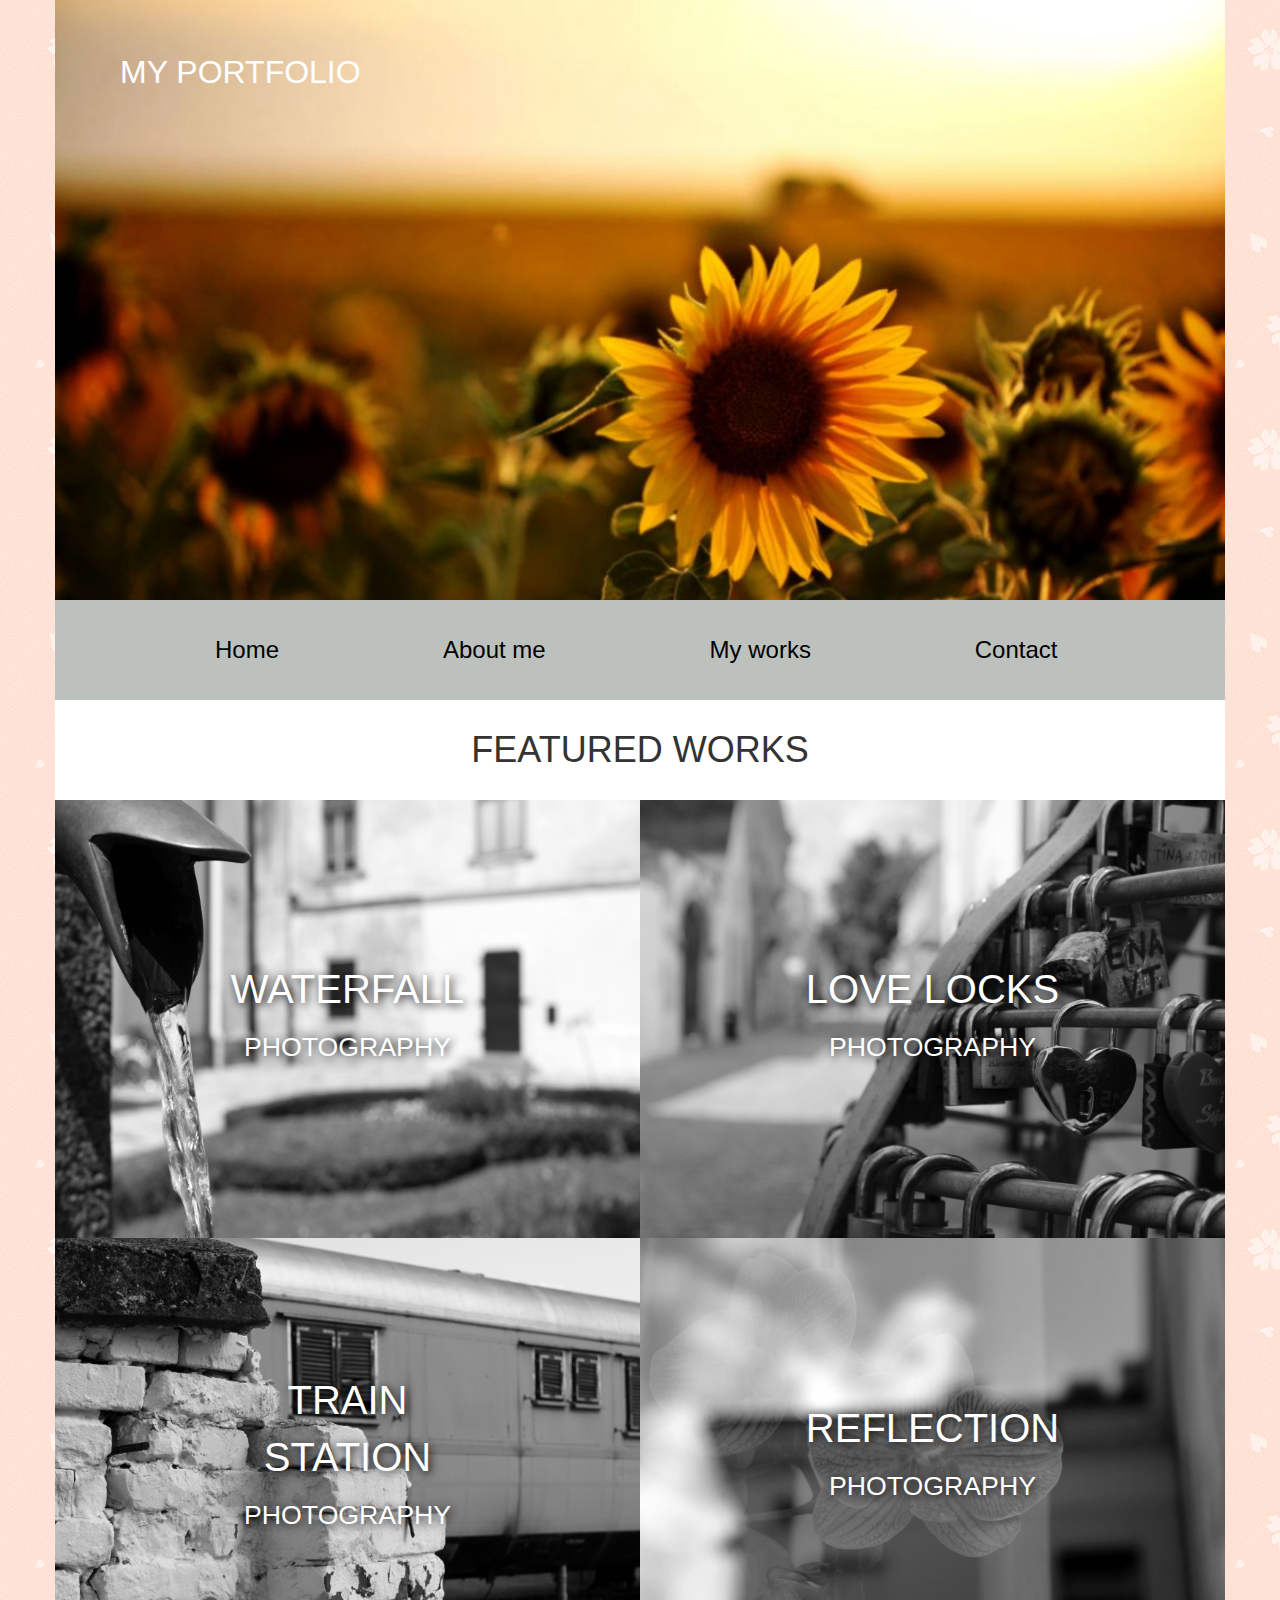
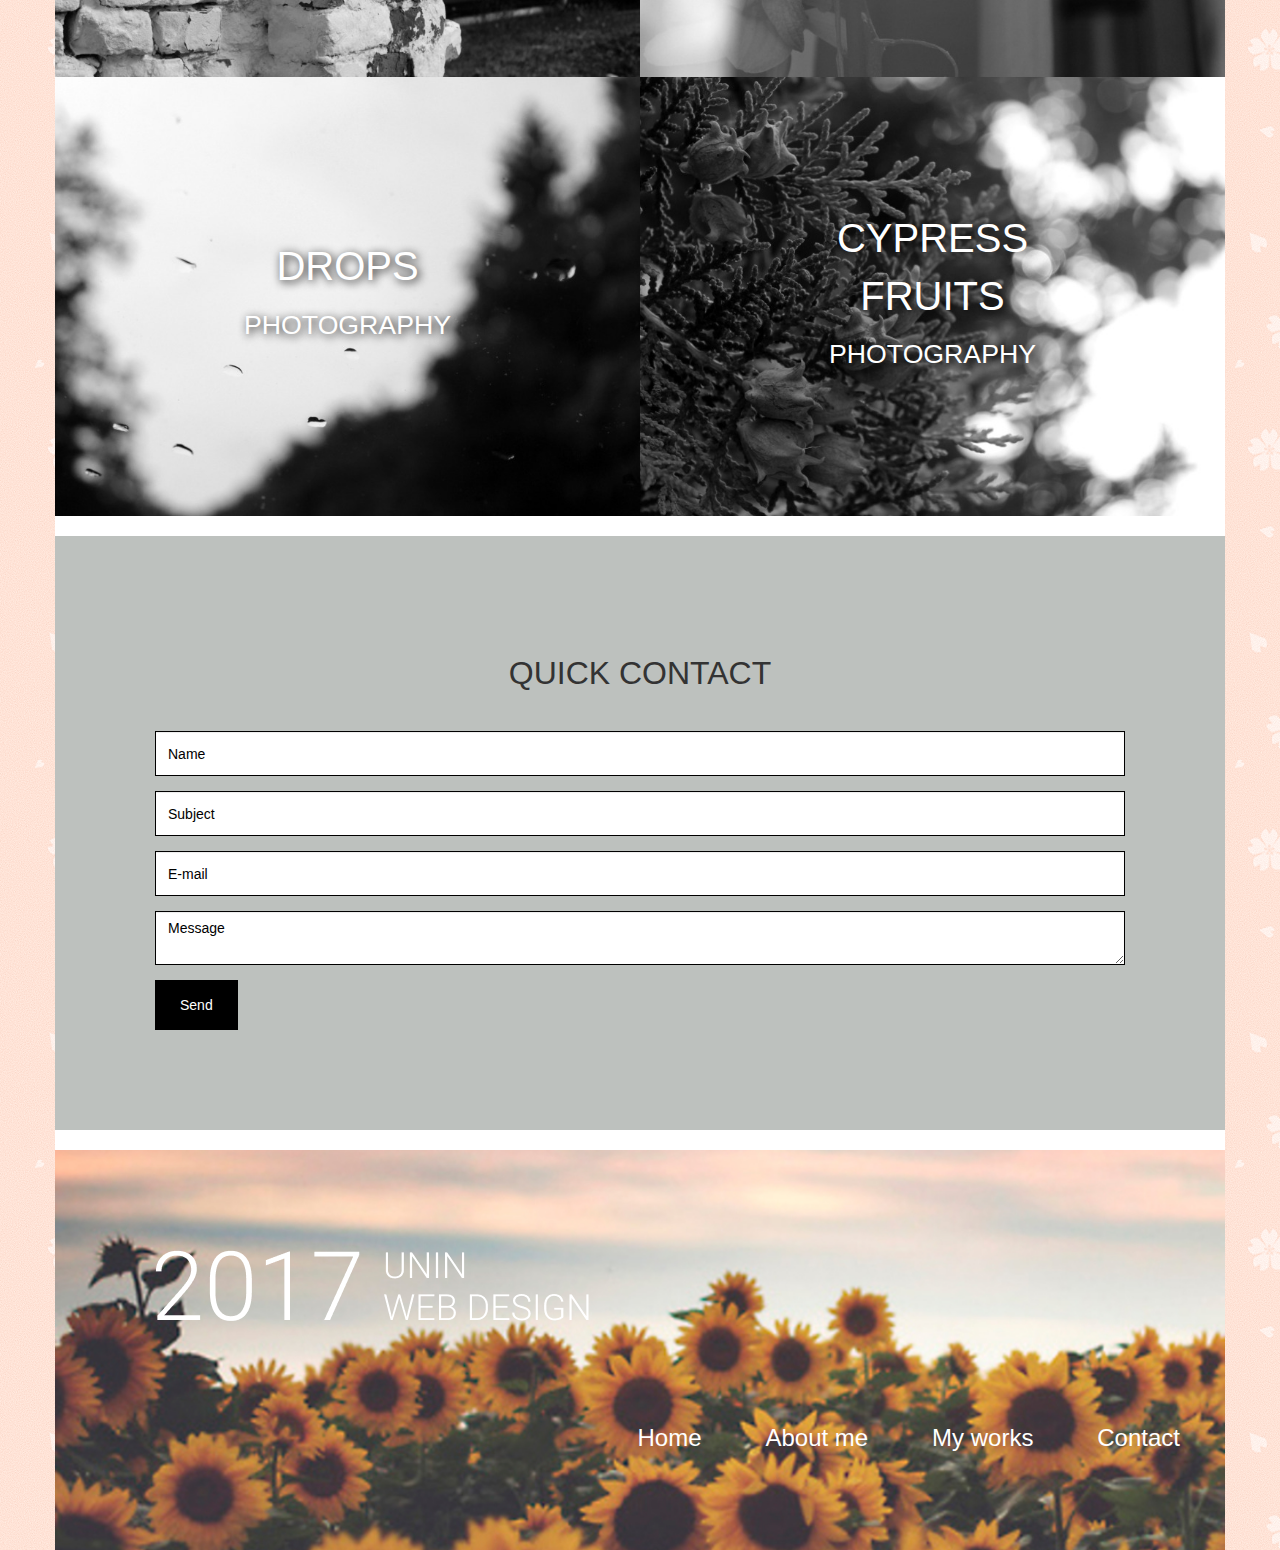
<file: index.html>
<!DOCTYPE html>
<html lang="en">
	<head>	
	<!-- Global site tag (gtag.js) - Google Analytics -->
	<script async src="https://www.googletagmanager.com/gtag/js?id=UA-112714529-1"></script>
	<script>
  	window.dataLayer = window.dataLayer || [];
  	function gtag(){dataLayer.push(arguments);}
 	 gtag('js', new Date());

  	gtag('config', 'UA-112714529-1');
	</script>
		<meta charset="utf-8">
		<meta http-equiv="X-UA-Compatible" content="IE=edge">
		<meta name="viewport" content="width=device-width, initial-scale=1">
		<title>Moj portfolio</title>
		<link href="bootstrap/css/bootstrap.min.css" rel="stylesheet">
		<link href="lightbox/css/lightbox.css" rel="stylesheet">
		<link href="socicon/style.css" rel="stylesheet">
		<link href="style.css" rel="stylesheet">		
		<!--[if lt IE 9]>
		<script src="https://oss.maxcdn.com/html5shiv/3.7.3/html5shiv.min.js"></script>
		<script src="https://oss.maxcdn.com/respond/1.4.2/respond.min.js"></script>
		<![endif]-->
	</head>
	<body>
		
		<div class="container">
			<div class="row">
				<div class="col-xs-12 header">
					<a href="index.html">My Portfolio</a>
				</div>
			</div>
			<div class="row">
				<div class="hamburger">
					<span class="glyphicon glyphicon-menu-hamburger"></span>
				</div>
				<ul class="main-menu">
					<li><a href="index.html">Home</a></li>
					<li><a href="about_me.html">About me</a></li>
					<li><a href="my_works.html">My works</a></li>
					<li><a href="contact.html">Contact</a></li>
				</ul>
			</div>
			
			<h1>FEATURED WORKS</h1>
			
			<br>
			
			<div class="row gallery">
				<div class="col-xs-6">
					<a href="img/sl1.jpg" data-lightbox="galerija1">
						<img src="img/slika1.jpg">
						<div class="photo_txt">
							<p>WATERFALL</p>
							<p class="txt_s">PHOTOGRAPHY</p>
					</div>
				</div>
				<div class="col-xs-6">
					<a href="img/sl2.JPG" data-lightbox="g1">
					<img src="img/slika2.jpg"></a>
					<div class="photo_txt">
					<p>LOVE LOCKS</p>
					<p class="txt_s">PHOTOGRAPHY</p>
					</div>
				</div>
				<div class="col-xs-6">
					<a href="img/sl3.JPG" data-lightbox="g1">
					<img src="img/slika3.jpg"></a>
					<div class="photo_txt">
					<p>TRAIN STATION</p>
					<p class="txt_s">PHOTOGRAPHY</p>
					</div>
				</div>
				<div class="col-xs-6">
					<a href="img/sl4.JPG" data-lightbox="g1">
					<img src="img/slika4.jpg"></a>
					<div class="photo_txt">
					<p>REFLECTION</p>
					<p class="txt_s">PHOTOGRAPHY</p>
					</div>
				</div>
				<div class="col-xs-6">
					<a href="img/sl5.JPG" data-lightbox="g1">
					<img src="img/slika5.jpg"></a>
					<div class="photo_txt">
					<p>DROPS</p>
					<p class="txt_s">PHOTOGRAPHY</p>
					</div>
				</div>
				<div class="col-xs-6">
					<a href="img/sl6.JPG" data-lightbox="g1">
					<img src="img/slika6.jpg"></a>
					<div class="photo_txt">
					<p>CYPRESS FRUITS</p>
					<p class="txt_s">PHOTOGRAPHY</p>
					</div>
				</div>
			</div>
			
			<br>
			
			<div class="row contact-form">
				<h1>Quick contact</h1>
				<form action="">					
					<div class="form-group">
						<input type="text" class="form-control" placeholder="Name">
					</div>
					<div class="form-group">
						<input type="text" class="form-control" placeholder="Subject">
					</div>
					<div class="form-group">
						<input type="text" class="form-control" placeholder="E-mail">
					</div>
					<div class="form-group">
						<textarea class="form-control" placeholder="Message"></textarea>
					</div>				
					<button type="submit" class="btn btn-default">Send</button>
				</form>
			</div>
			
			<br>
			
			<div class="row footer">
				<img src="img/footer_title.png">
				<div class="col-xs-12">
					<ul>
						<li><a href="index.html">Home</a></li>
						<li><a href="about_me.html">About me</a></li>
						<li><a href="my_works.html">My works</a></li>
						<li><a href="contact.html">Contact</a></li>
					</ul>
				</div>
			</div>
			
		</div>
		<script src="https://ajax.googleapis.com/ajax/libs/jquery/1.12.4/jquery.min.js"></script>		
		<script src="bootstrap/js/bootstrap.min.js"></script>
		<script src="lightbox/js/lightbox.js"></script>
		<script>
			$('.hamburger').click(function() {
				$('.main-menu').slideToggle();
			})
		</script>
	</body>
</html>
</file>
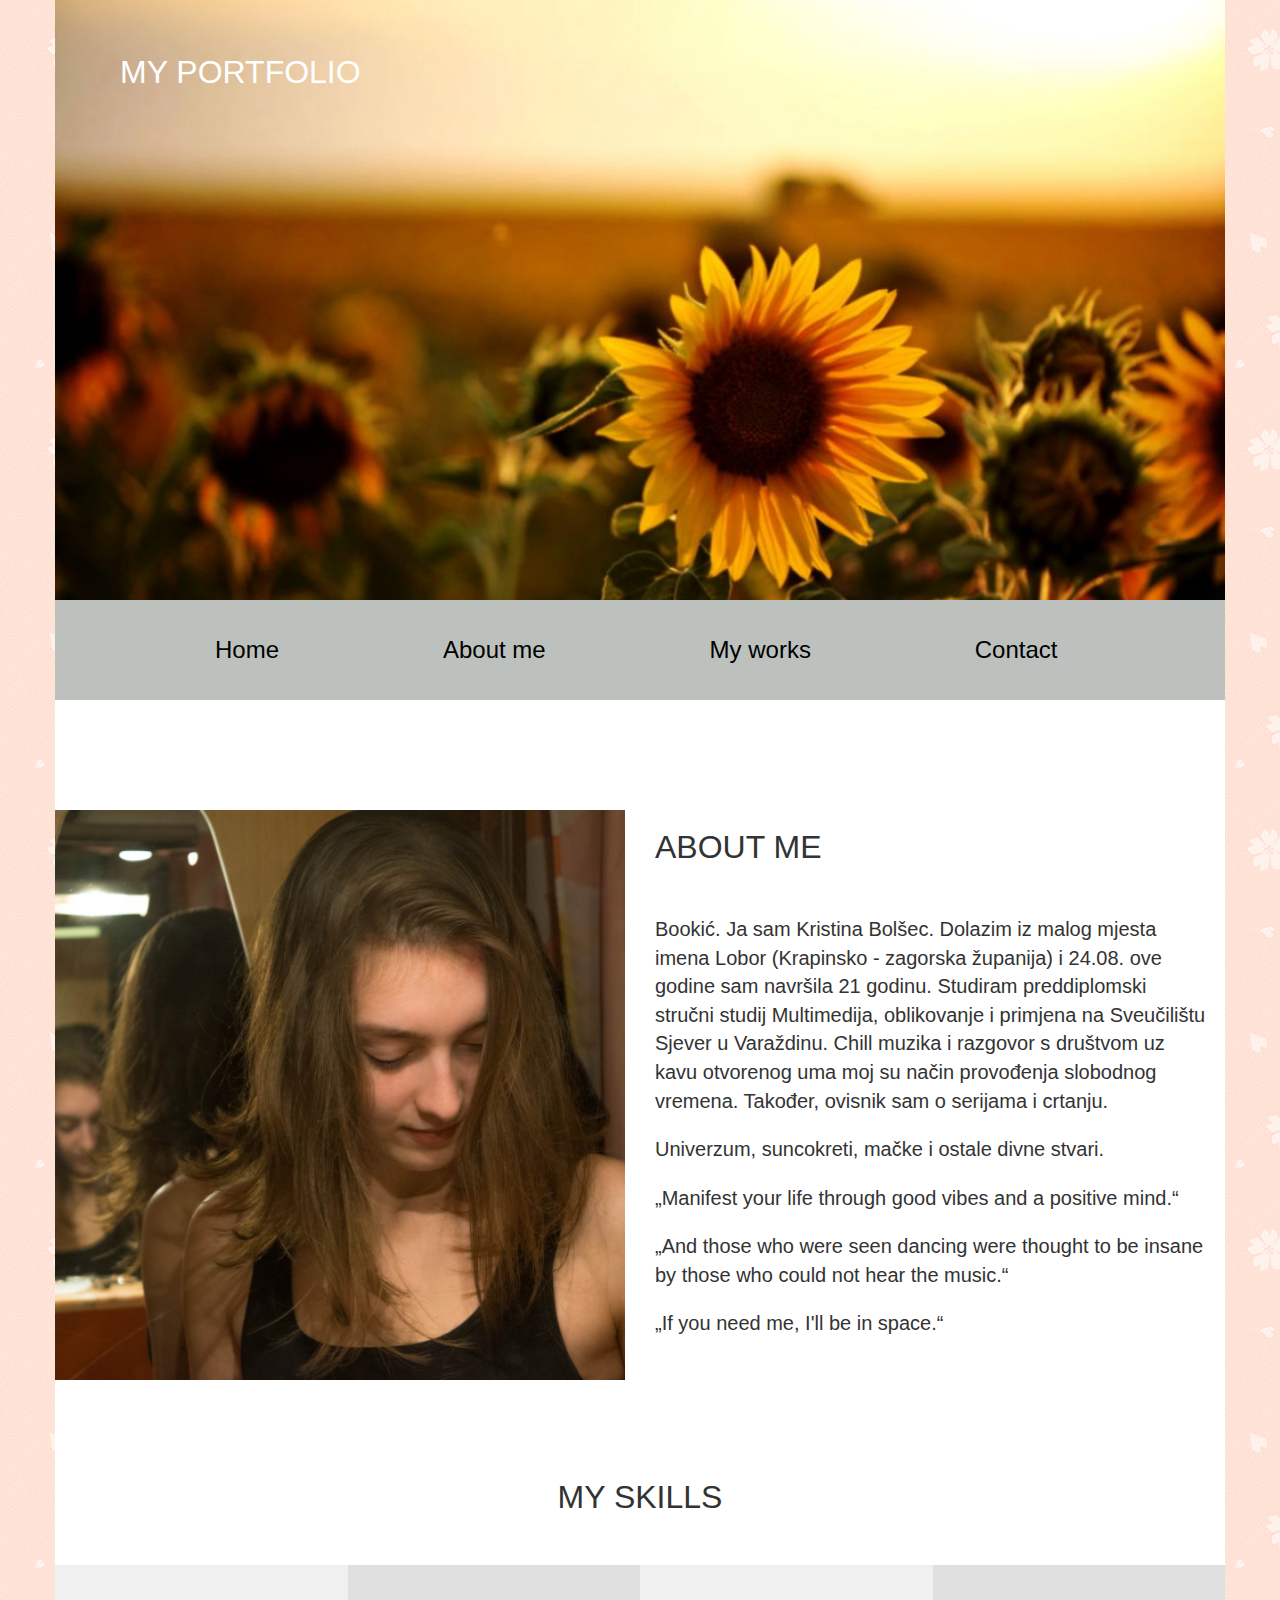
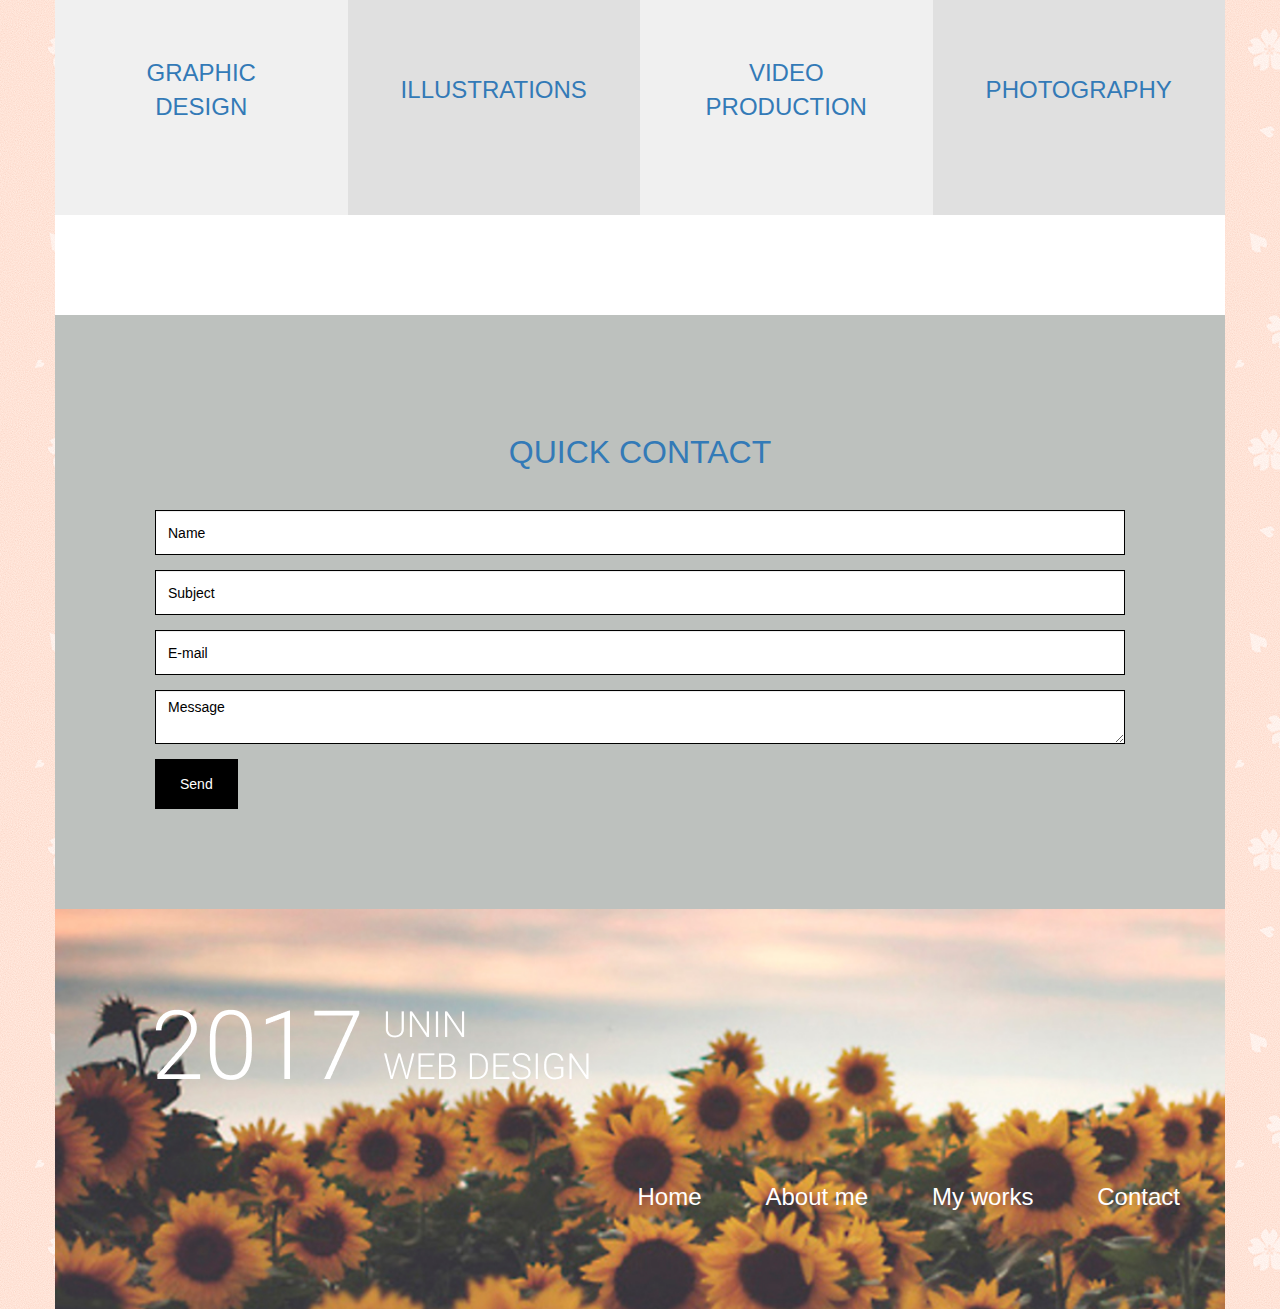
<file: about_me.html>
﻿<!DOCTYPE html>
<html lang="en">
	<head>
	<!-- Global site tag (gtag.js) - Google Analytics -->
	<script async src="https://www.googletagmanager.com/gtag/js?id=UA-112714529-1"></script>
	<script>
  	window.dataLayer = window.dataLayer || [];
  	function gtag(){dataLayer.push(arguments);}
 	 gtag('js', new Date());

  	gtag('config', 'UA-112714529-1');
	</script>
		<meta charset="utf-8">
		<meta http-equiv="X-UA-Compatible" content="IE=edge">
		<meta name="viewport" content="width=device-width, initial-scale=1">
		<title>Moj portfolio</title>
		<link href="bootstrap/css/bootstrap.min.css" rel="stylesheet">
		<link href="lightbox/css/lightbox.css" rel="stylesheet">
		<link href="style.css" rel="stylesheet">		
		<!--[if lt IE 9]>
		<script src="https://oss.maxcdn.com/html5shiv/3.7.3/html5shiv.min.js"></script>
		<script src="https://oss.maxcdn.com/respond/1.4.2/respond.min.js"></script>
		<![endif]-->
	</head>
	<body>
		
		<div class="container">
			<div class="row">
				<div class="col-xs-12 header">
					<a href="index.html">My Portfolio</a>
				</div>
			</div>
			<div class="row">
			<div class="hamburger">
					<span class="glyphicon glyphicon-menu-hamburger"></span>
				</div>
				<ul class="main-menu">
					<li><a href="index.html">Home</a></li>
					<li><a href="about_me.html">About me</a></li>
					<li><a href="my_works.html">My works</a></li>
					<li><a href="contact.html">Contact</a></li>
				</ul>
			</div>
			
			<div class="section">
				<div class="row">
					<div class="col-xs-6 about-me-image">
						<img src="img/about_me.jpg" width="100%">
					</div>
					<div class="col-xs-6 about-me-text">
						<h1>ABOUT ME</h1>
						<p>Bookić. Ja sam Kristina Bolšec. Dolazim iz malog mjesta imena Lobor (Krapinsko - zagorska županija) i 24.08. ove godine sam navršila 21 godinu. 
						   Studiram preddiplomski stručni studij Multimedija, oblikovanje i primjena na Sveučilištu Sjever u Varaždinu.
                           Chill muzika i razgovor s društvom uz kavu otvorenog uma moj su način provođenja slobodnog vremena. Također, ovisnik sam o serijama i crtanju.</p>
						<p>Univerzum, suncokreti, mačke i ostale divne stvari.</p>
                        <p>„Manifest your life through good vibes and a positive mind.“</p>
                        <p>„And those who were seen dancing were thought to be insane by those who could not hear the music.“</p>
                        <p>„If you need me, I'll be in space.“</p>
					</div>
				</div>
			</div>
			
			<div class="section">
				<h1>MY SKILLS</h1>
				<div class="row square-blocks">
					<a href="my_works.html#graph_design"><div class="col-xs-3 light-gray-bg"><p>GRAPHIC DESIGN</p></div>
					<a href="my_works.html#illustrations"><div class="col-xs-3 dark-gray-bg"><p>ILLUSTRATIONS</p></div>
					<a href="my_works.html#video"><div class="col-xs-3 light-gray-bg"><p>VIDEO PRODUCTION</p></div>
					<a href="my_works.html#photo"><div class="col-xs-3 dark-gray-bg"><p>PHOTOGRAPHY</p></div>
				</div>
			</div>
			
			<div class="row contact-form">
				<h1>Quick contact</h1>
				<form action="">					
					<div class="form-group">
						<input type="text" class="form-control" placeholder="Name">
					</div>
					<div class="form-group">
						<input type="text" class="form-control" placeholder="Subject">
					</div>
					<div class="form-group">
						<input type="text" class="form-control" placeholder="E-mail">
					</div>
					<div class="form-group">
						<textarea class="form-control" placeholder="Message"></textarea>
					</div>				
					<button type="submit" class="btn btn-default">Send</button>
				</form>
			</div>
			<div class="row footer">
				<img src="img/footer_title.png">
				<div class="col-xs-12">
					<ul>
						<li><a href="index.html">Home</a></li>
						<li><a href="about_me.html">About me</a></li>
						<li><a href="my_works.html">My works</a></li>
						<li><a href="contact.html">Contact</a></li>
					</ul>
				</div>
			</div>
			
		</div>
			
		<script src="https://ajax.googleapis.com/ajax/libs/jquery/1.12.4/jquery.min.js"></script>		
		<script src="bootstrap/js/bootstrap.min.js"></script>
		<script src="lightbox/js/lightbox.js"></script>
		<script>
			$('.hamburger').click(function() {
				$('.main-menu').slideToggle();
			})
		</script>
	</body>
</html>
</file>
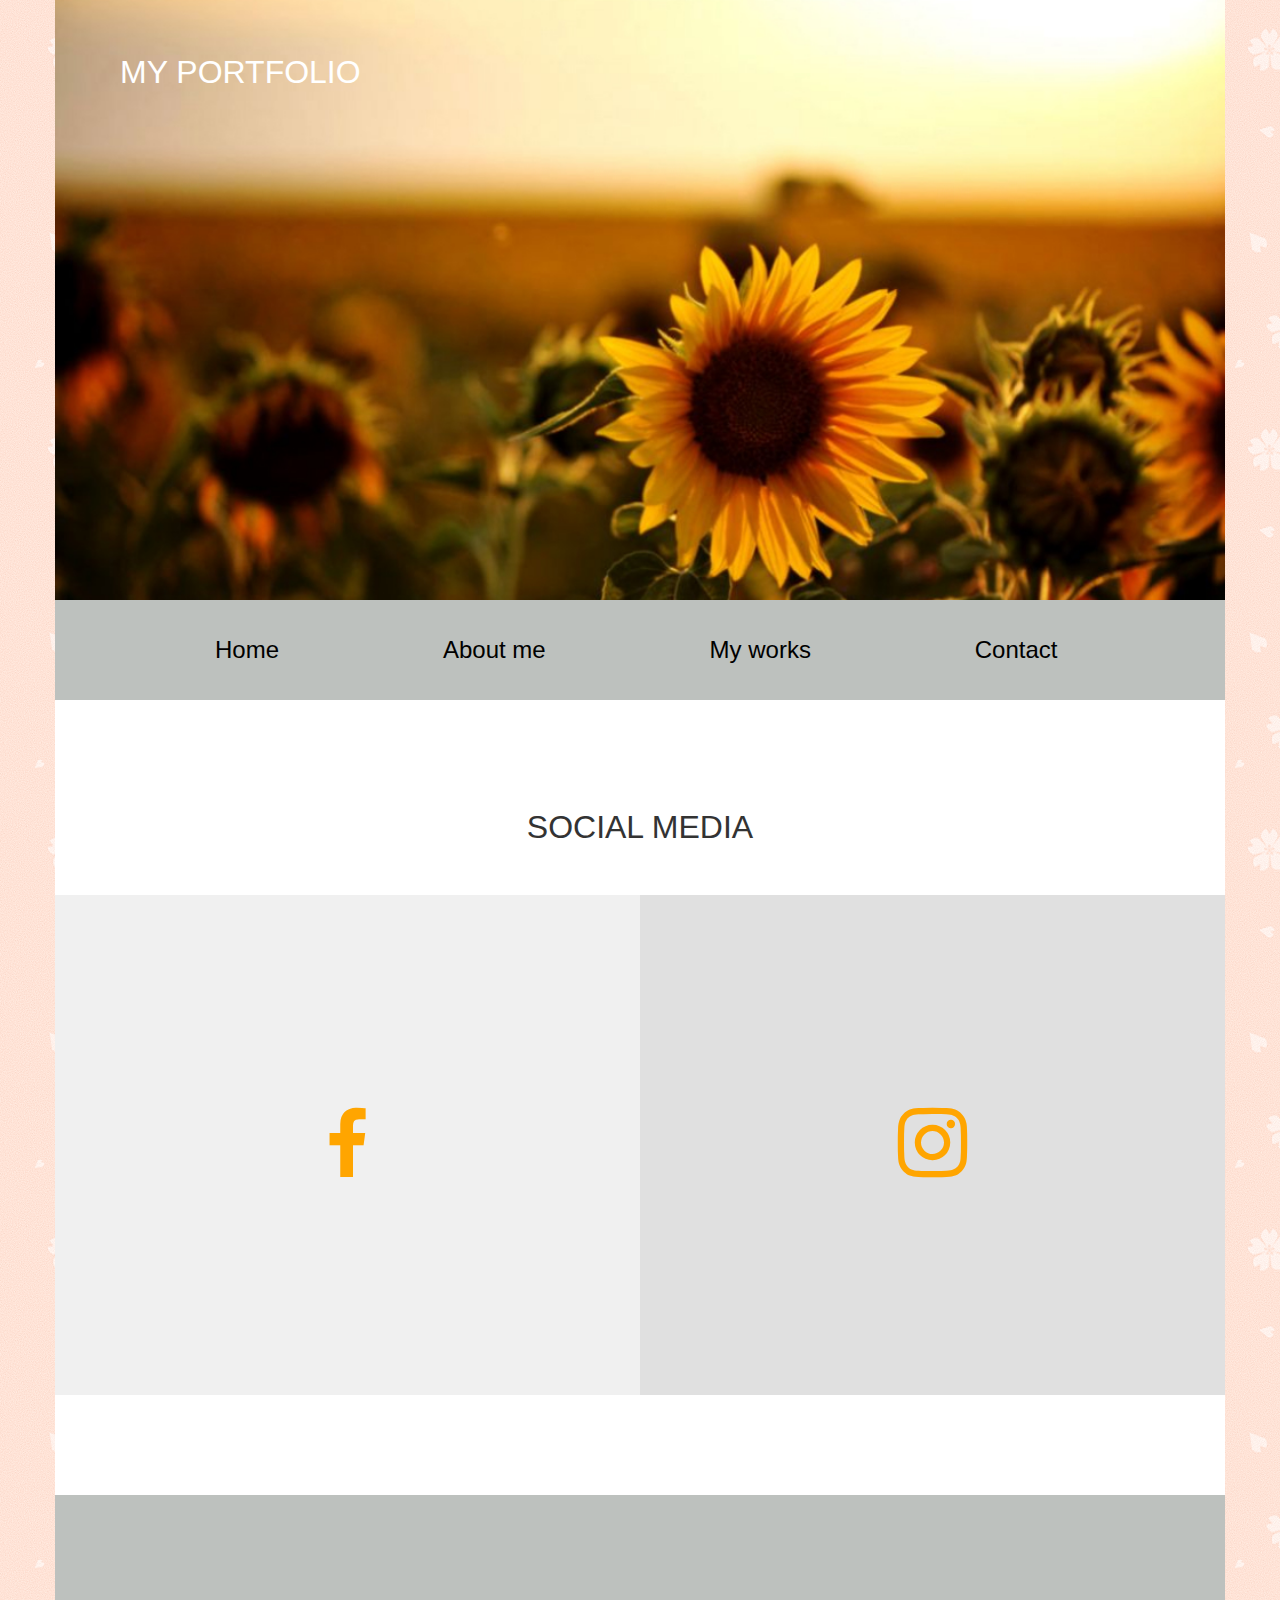
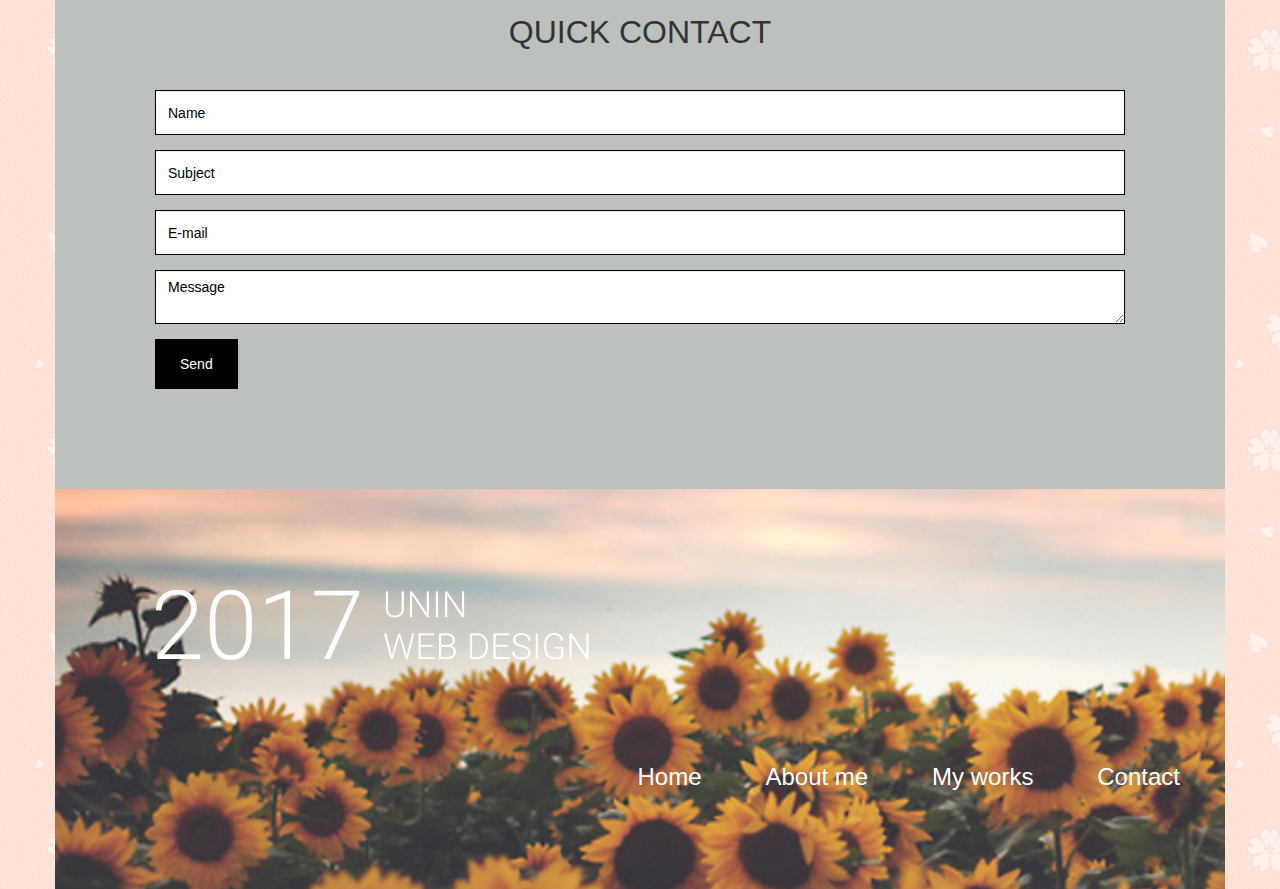
<file: contact.html>
<!DOCTYPE html>
<html lang="en">
	<head>
	<!-- Global site tag (gtag.js) - Google Analytics -->
	<script async src="https://www.googletagmanager.com/gtag/js?id=UA-112714529-1"></script>
	<script>
  	window.dataLayer = window.dataLayer || [];
  	function gtag(){dataLayer.push(arguments);}
 	 gtag('js', new Date());

  	gtag('config', 'UA-112714529-1');
	</script>
		<meta charset="utf-8">
		<meta http-equiv="X-UA-Compatible" content="IE=edge">
		<meta name="viewport" content="width=device-width, initial-scale=1">
		<title>Moj portfolio</title>
		<link href="bootstrap/css/bootstrap.min.css" rel="stylesheet">
		<link href="lightbox/css/lightbox.css" rel="stylesheet">
		<link href="socicon/style.css" rel="stylesheet">
		<link href="style.css" rel="stylesheet">		
		<!--[if lt IE 9]>
		<script src="https://oss.maxcdn.com/html5shiv/3.7.3/html5shiv.min.js"></script>
		<script src="https://oss.maxcdn.com/respond/1.4.2/respond.min.js"></script>
		<![endif]-->
	</head>
	<body>
		
		<div class="container">
			<div class="row">
				<div class="col-xs-12 header">
					<a href="index.html">My Portfolio</a>
				</div>
			</div>
			<div class="row">
			<div class="hamburger">
					<span class="glyphicon glyphicon-menu-hamburger"></span>
				</div>
				<ul class="main-menu">
					<li><a href="index.html">Home</a></li>
					<li><a href="about_me.html">About me</a></li>
					<li><a href="my_works.html">My works</a></li>
					<li><a href="contact.html">Contact</a></li>
				</ul>
			</div>
			
			<div class="section">
				<h1> SOCIAL MEDIA </h1>
				<div class="row square-blocks">
					<a href="https://www.facebook.com/kristina.bolsec"><div class="col-xs-6 light-gray-bg dark-gray-icon" style="height: 500px;"><p><span class="socicon-facebook"></span></p></div></a>
					<a href="https://www.instagram.com/bolsec_k/"><div class="col-xs-6 dark-gray-bg light-gray-icon" style="height: 500px;"><p><span class="socicon-instagram"></span></p></div></a>
				</div>
			</div>
			
			<div class="row contact-form">
				<h1>Quick contact</h1>
				<form action="">					
					<div class="form-group">
						<input type="text" class="form-control" placeholder="Name">
					</div>
					<div class="form-group">
						<input type="text" class="form-control" placeholder="Subject">
					</div>
					<div class="form-group">
						<input type="text" class="form-control" placeholder="E-mail">
					</div>
					<div class="form-group">
						<textarea class="form-control" placeholder="Message"></textarea>
					</div>				
					<button type="submit" class="btn btn-default">Send</button>
				</form>
			</div>
			<div class="row footer">
				<img src="img/footer_title.png">
				<div class="col-xs-12">
					<ul>
						<li><a href="index.html">Home</a></li>
						<li><a href="about_me.html">About me</a></li>
						<li><a href="my_works.html">My works</a></li>
						<li><a href="contact.html">Contact</a></li>
					</ul>
				</div>
			</div>
			
		</div>
			
		<script src="https://ajax.googleapis.com/ajax/libs/jquery/1.12.4/jquery.min.js"></script>		
		<script src="bootstrap/js/bootstrap.min.js"></script>
		<script src="lightbox/js/lightbox.js"></script>
		<script>
			$('.hamburger').click(function() {
				$('.main-menu').slideToggle();
			})
		</script>
	</body>
</html>
</file>
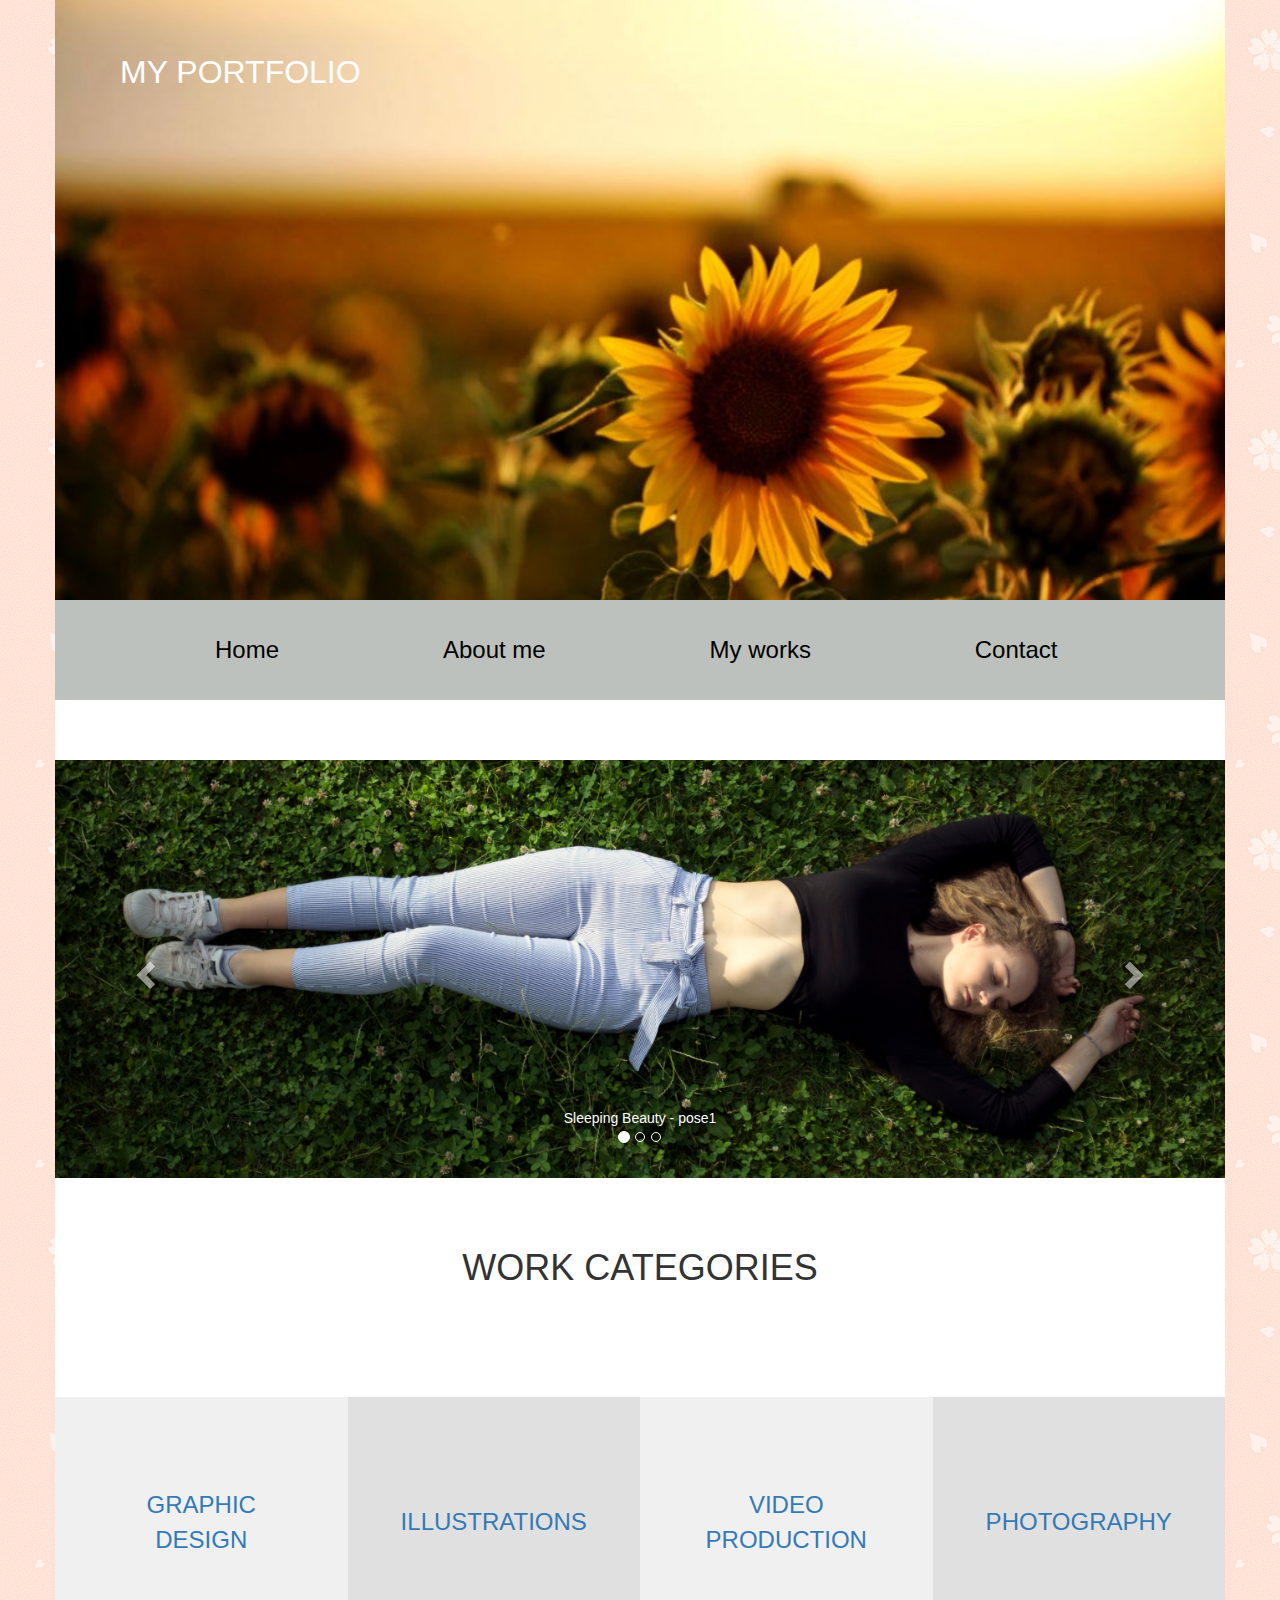
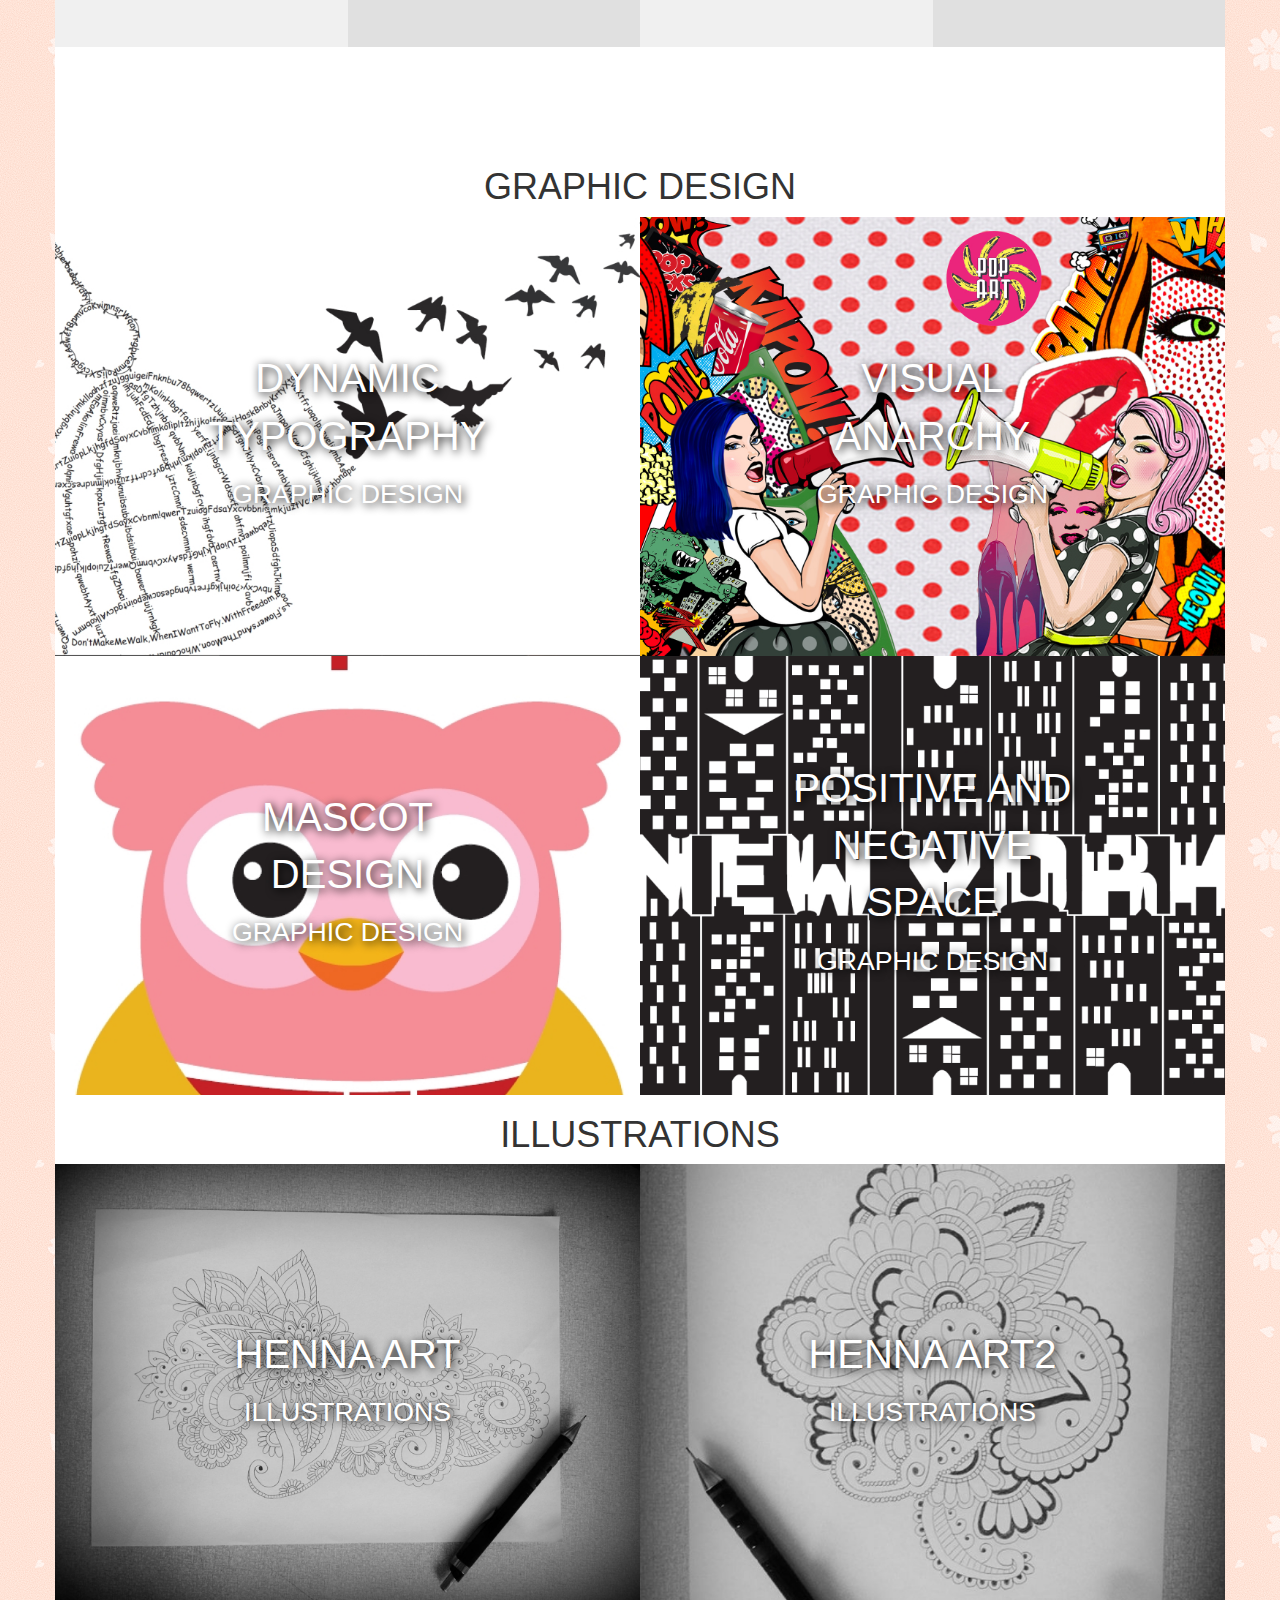
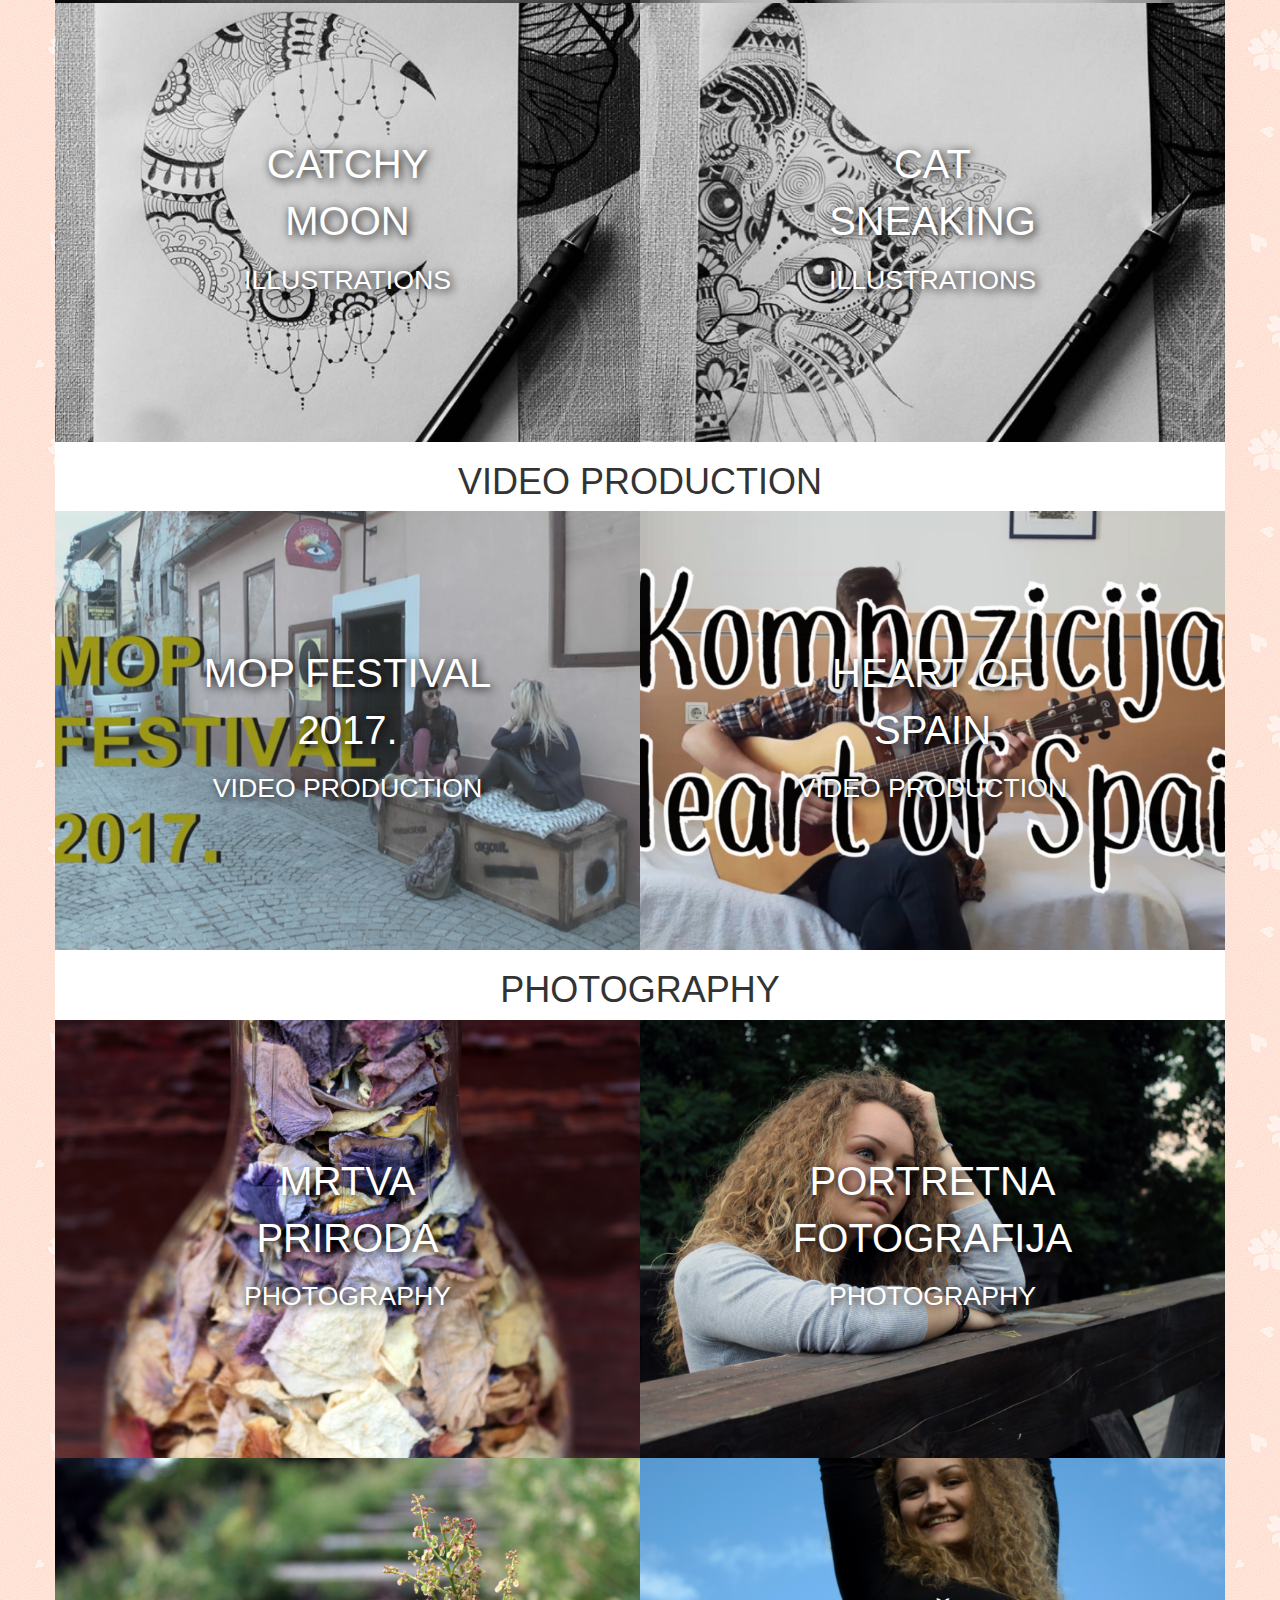
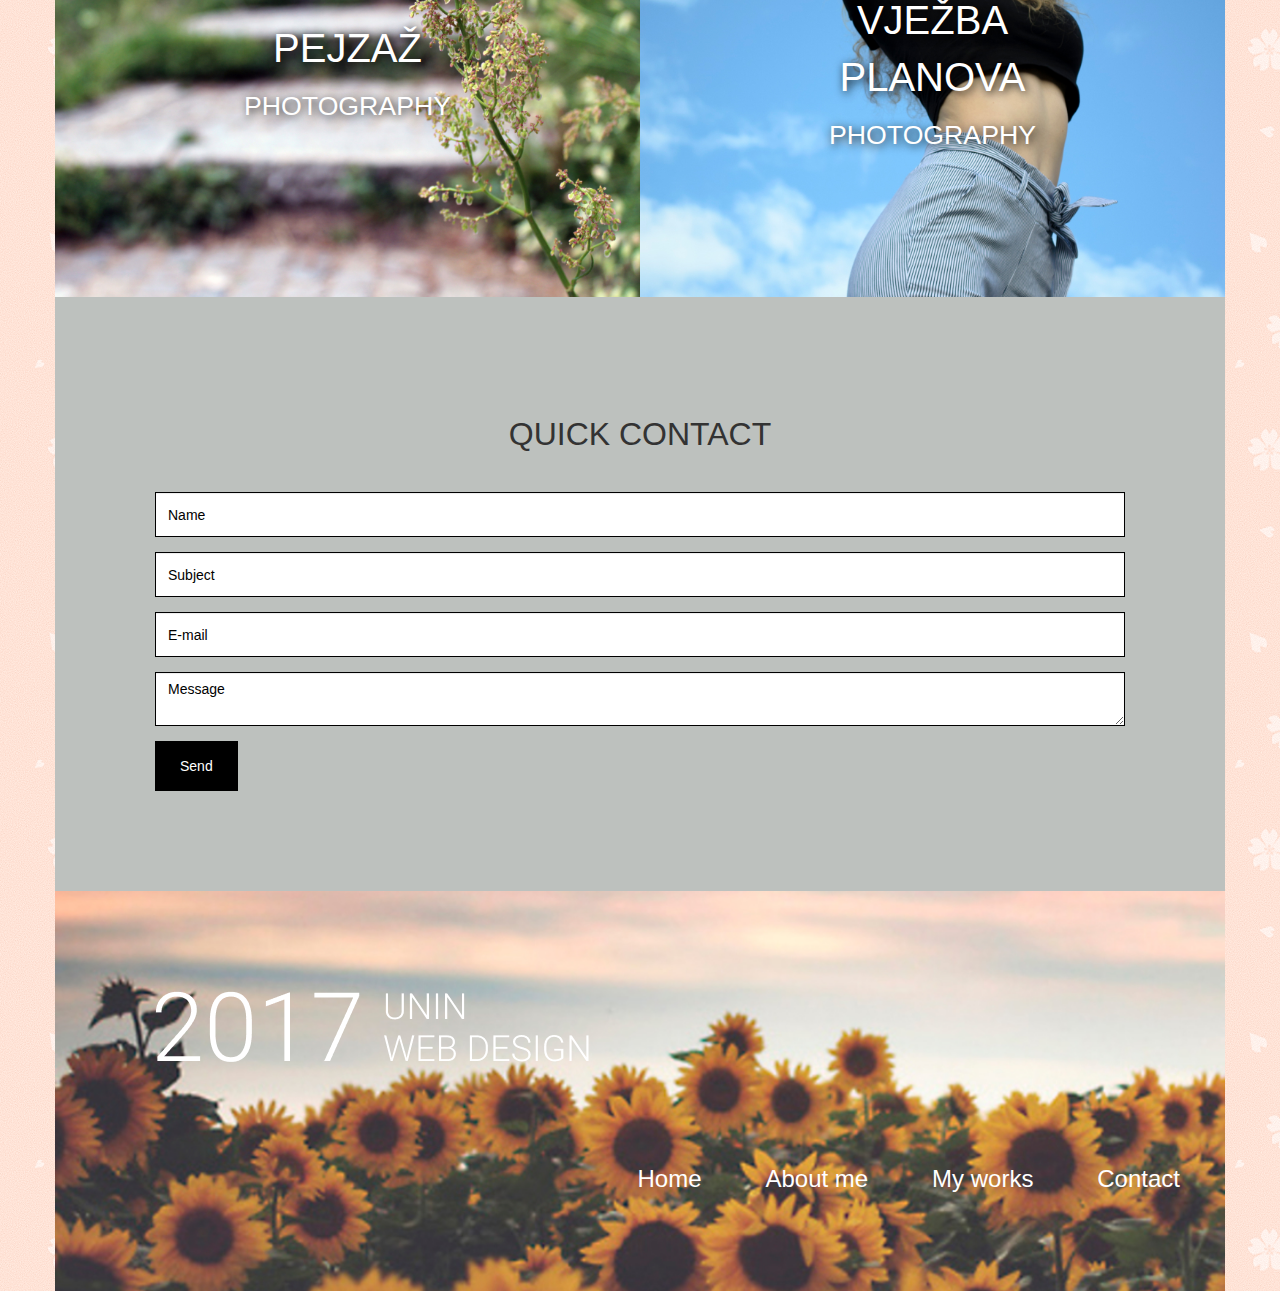
<file: my_works.html>
﻿<!DOCTYPE html>
<html lang="en">
	<head>
	<!-- Global site tag (gtag.js) - Google Analytics -->
	<script async src="https://www.googletagmanager.com/gtag/js?id=UA-112714529-1"></script>
	<script>
  	window.dataLayer = window.dataLayer || [];
  	function gtag(){dataLayer.push(arguments);}
 	 gtag('js', new Date());

  	gtag('config', 'UA-112714529-1');
	</script>
		<meta charset="utf-8">
		<meta http-equiv="X-UA-Compatible" content="IE=edge">
		<meta name="viewport" content="width=device-width, initial-scale=1">
		<title>Moj portfolio</title>
		<link href="bootstrap/css/bootstrap.min.css" rel="stylesheet">
		<link href="lightbox/css/lightbox.css" rel="stylesheet">
		
		<link href="vegas/vegas.css" rel="stylesheet">
		
		<link href="style.css" rel="stylesheet">		
		<!--[if lt IE 9]>
		<script src="https://oss.maxcdn.com/html5shiv/3.7.3/html5shiv.min.js"></script>
		<script src="https://oss.maxcdn.com/respond/1.4.2/respond.min.js"></script>
		<![endif]-->
	</head>
	<body>
		
		<div class="container">
			<div class="row">
				<div class="col-xs-12 header">
					<a href="index.html">My Portfolio</a>
				</div>
			</div>
			<div class="row">
			<div class="hamburger">
					<span class="glyphicon glyphicon-menu-hamburger"></span>
				</div>
				<ul class="main-menu">
					<li><a href="index.html">Home</a></li>
					<li><a href="about_me.html">About me</a></li>
					<li><a href="my_works.html">My works</a></li>
					<li><a href="contact.html">Contact</a></li>
				</ul>
			</div>
			
			<div class="row">				
				<div id="carousel-example-generic" class="carousel slide" data-ride="carousel">
				  <!-- Indicators -->
				  <ol class="carousel-indicators">
					<li data-target="#carousel-example-generic" data-slide-to="0" class="active"></li>
					<li data-target="#carousel-example-generic" data-slide-to="1"></li>
					<li data-target="#carousel-example-generic" data-slide-to="2"></li>
				  </ol>

				  <!-- Wrapper for slides -->
				  <div class="carousel-inner" role="listbox">
					<div class="item active">
					  <img src="img/slide1.jpg" alt="Lijepa plaža">
					  <div class="carousel-caption">
						Sleeping Beauty - pose1
					  </div>
					</div>
					<div class="item">
					  <img src="img/slide2.jpg" alt="Druga lijepa plaža">
					  <div class="carousel-caption">
						Sleeping Beauty - pose2
					  </div>
					</div>
					<div class="item">
					  <img src="img/slide3.jpg" alt="Treća lijepa plaža">
					  <div class="carousel-caption">
						Sleeping Beauty - pose3
					  </div>
					</div>
					
				  </div>

				  <!-- Controls -->
				  <a class="left carousel-control" href="#carousel-example-generic" role="button" data-slide="prev">
					<span class="glyphicon glyphicon-chevron-left" aria-hidden="true"></span>
					<span class="sr-only">Previous</span>
				  </a>
				  <a class="right carousel-control" href="#carousel-example-generic" role="button" data-slide="next">
					<span class="glyphicon glyphicon-chevron-right" aria-hidden="true"></span>
					<span class="sr-only">Next</span>
				  </a>
				</div>				
			</div>
			
			<div class="row">
				<div class="col-xs-12 heading">
					<h1>WORK CATEGORIES</h1>
				</div>
			</div>
			<div class="section">
				<div class="row square-blocks">
					<a href="#graph_design"><div class="col-xs-3 light-gray-bg"><p> GRAPHIC DESIGN </p></div></a>
					<a href="#illustrations"><div class="col-xs-3 dark-gray-bg "><p> ILLUSTRATIONS </p></div></a>
					<a href="#video"><div class="col-xs-3 light-gray-bg"><p> VIDEO PRODUCTION </p></div></a>
					<a href="#photo"><div class="col-xs-3 dark-gray-bg "><p> PHOTOGRAPHY </p></div></a>
				</div>
			</div>
			
			<a name="graph_design"></a>
			<div class="row">
				<div class="col-xs-12 heading">
					<h1>GRAPHIC DESIGN</h1>
				</div>
			</div>
			<div class="row gallery"> 
				<div class="col-xs-6">
					<a href="img/gd1.jpg" data-lightbox="galerija1">
						<img src="img/gd1_s.jpg">
						<div class="photo_txt">
							<p>DYNAMIC TYPOGRAPHY</p>
							<p class="txt_s">GRAPHIC DESIGN</p>
						</div>
					</a>
				</div>
				<div class="col-xs-6">
					<a href="img/gd2.jpg" data-lightbox="galerija1">
						<img src="img/gd2_s.jpg">
						<div class="photo_txt">
							<p>VISUAL ANARCHY</p>
							<p class="txt_s">GRAPHIC DESIGN</p>
						</div>
					</a>
				</div>
				<div class="col-xs-6">
					<a href="img/gd4.jpg" data-lightbox="galerija1">
						<img src="img/gd4_s.jpg">
						<div class="photo_txt">
							<p>MASCOT DESIGN</p>
							<p class="txt_s">GRAPHIC DESIGN</p>
						</div>
					</a>
				</div>
				<div class="col-xs-6">
					<a href="img/gd3.png" data-lightbox="galerija1">
						<img src="img/gd3_s.jpg">
						<div class="photo_txt">
							<p>POSITIVE AND NEGATIVE SPACE</p>
							<p class="txt_s">GRAPHIC DESIGN</p>
						</div>
					</a>
				</div>
			</div>
			
			<a name="illustrations"></a>
			<div class="row">
				<div class="col-xs-12 heading">
					<h1>ILLUSTRATIONS</h1>
				</div>
			</div>
			<div class="row gallery"> 
				<div class="col-xs-6">
					<a href="img/il1.jpg" data-lightbox="galerija1">
						<img src="img/il1_s.jpg">
						<div class="photo_txt">
							<p>HENNA ART</p>
							<p class="txt_s">ILLUSTRATIONS</p>
						</div>
					</a>
				</div>
				<div class="col-xs-6">
					<a href="img/il2.jpg" data-lightbox="galerija1">
						<img src="img/il2_s.jpg">
						<div class="photo_txt">
							<p>HENNA ART2</p>
							<p class="txt_s">ILLUSTRATIONS</p>
						</div>
					</a>
				</div>
				<div class="col-xs-6">
					<a href="img/il3.jpg" data-lightbox="galerija1">
						<img src="img/il3_s.jpg">
						<div class="photo_txt">
							<p>CATCHY MOON</p>
							<p class="txt_s">ILLUSTRATIONS</p>
						</div>
					</a>
				</div>
				<div class="col-xs-6">
					<a href="img/il4.png" data-lightbox="galerija1">
						<img src="img/il4_s.jpg">
						<div class="photo_txt">
							<p>CAT SNEAKING</p>
							<p class="txt_s">ILLUSTRATIONS</p>
						</div>
					</a>
				</div>
			</div>
			
			<a name="video"></a>
			<div class="row">
				<div class="col-xs-12 heading">
					<h1>VIDEO PRODUCTION</h1>
				</div>
			</div>
			<div class="row gallery"> 
				<div class="col-xs-6">
					<a href="video/DVTEM.mp4">
						<img src="img/MOP_s.jpg">
						<div class="photo_txt">
							<p>MOP FESTIVAL 2017.</p>
							<p class="txt_s">VIDEO PRODUCTION</p>
						</div>
					</a>
				</div>
				<div class="col-xs-6">
					<a href="video/DVTEM2.mp4">
						<img src="img/comp_s.jpg">
						<div class="photo_txt">
							<p>HEART OF SPAIN</p>
							<p class="txt_s">VIDEO PRODUCTION</p>
						</div>
					</a>
				</div>
			</div>
			
			<a name="photo"></a>
			<div class="row">
				<div class="col-xs-12 heading">
					<h1>PHOTOGRAPHY</h1>
				</div>
			</div>
			<div class="row gallery"> 
				<div class="col-xs-6">
					<a href="img/mrtvapriroda.JPG" data-lightbox="galerija2">
						<img src="img/mrtvapriroda_s.jpg">
						<div class="photo_txt">
							<p>MRTVA PRIRODA</p>
							<p class="txt_s">PHOTOGRAPHY</p>
						</div>
					</a>
				</div>
				<div class="col-xs-6">
					<a href="img/portret.JPG" data-lightbox="galerija2">
						<img src="img/portret_s.jpg">
						<div class="photo_txt">
							<p>PORTRETNA FOTOGRAFIJA</p>
							<p class="txt_s">PHOTOGRAPHY</p>
						</div>
					</a>
				</div>
				<div class="col-xs-6">
					<a href="img/priroda.JPG" data-lightbox="galerija2">
						<img src="img/priroda_s.jpg">
						<div class="photo_txt">
							<p>PEJZAŽ</p>
							<p class="txt_s">PHOTOGRAPHY</p>
						</div>
					</a>
				</div>
				<div class="col-xs-6">
					<a href="img/vjezbaplanova.jpg" data-lightbox="galerija2">
						<img src="img/vjezbaplanova_s.jpg">
						<div class="photo_txt">
							<p>VJEŽBA PLANOVA</p>
							<p class="txt_s">PHOTOGRAPHY</p>
						</div>
					</a>
				</div>
			</div>
			
			<div class="row contact-form">
				<h1>Quick contact</h1>
				<form action="">					
					<div class="form-group">
						<input type="text" class="form-control" placeholder="Name">
					</div>
					<div class="form-group">
						<input type="text" class="form-control" placeholder="Subject">
					</div>
					<div class="form-group">
						<input type="text" class="form-control" placeholder="E-mail">
					</div>
					<div class="form-group">
						<textarea class="form-control" placeholder="Message"></textarea>
					</div>				
					<button type="submit" class="btn btn-default">Send</button>
				</form>
			</div>
			<div class="row footer">
				<img src="img/footer_title.png">
				<div class="col-xs-12">
					<ul>
						<li><a href="index.html">Home</a></li>
						<li><a href="about_me.html">About me</a></li>
						<li><a href="my_works.html">My works</a></li>
						<li><a href="contact.html">Contact</a></li>
					</ul>
				</div>
			</div>
			
		</div>
			
		<script src="https://ajax.googleapis.com/ajax/libs/jquery/1.12.4/jquery.min.js"></script>		
		<script src="bootstrap/js/bootstrap.min.js"></script>
		<script src="lightbox/js/lightbox.js"></script>
		<script src="vegas/vegas.js"></script>
		
		<script>
		
			$(html, body).animate({
				scrollTop: $(window.location.hash).offset().top
				}, 1000);
				
		
			$(".header").vegas({
				slides: [
					{ src: "img/slideshow1.jpg" },
					{ src: "img/slideshow2.jpg" },
					{ src: "img/slideshow3.jpg" },
					{ src: "img/slideshow4.jpg" }
				],
				animation: [ 'kenburnsUp', 'kenburnsDown', 'kenburnsLeft', 'kenburnsRight' ],
				overlay: 'vegas/overlays/07.png'
			});
		</script>
		<script>
			$('.hamburger').click(function() {
				$('.main-menu').slideToggle();
			})
		</script>
		
	</body>
</html>
</file>
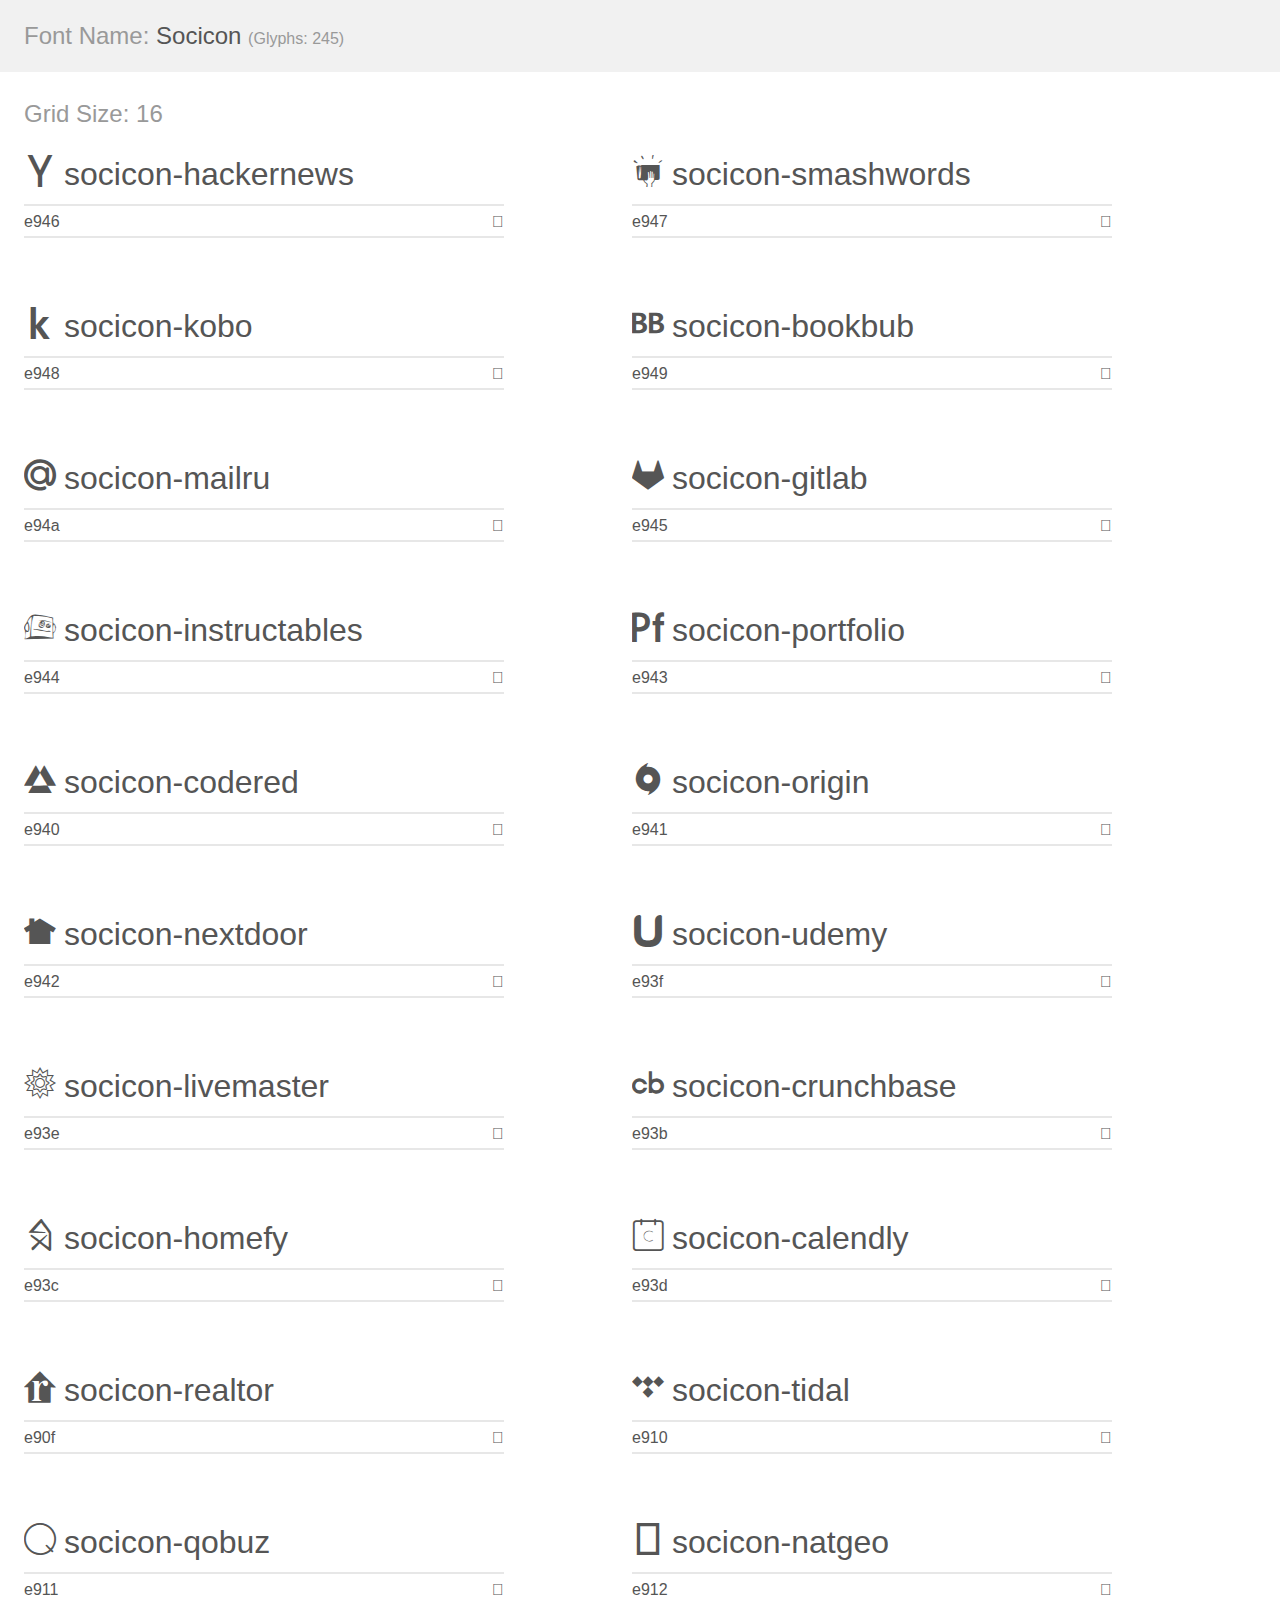
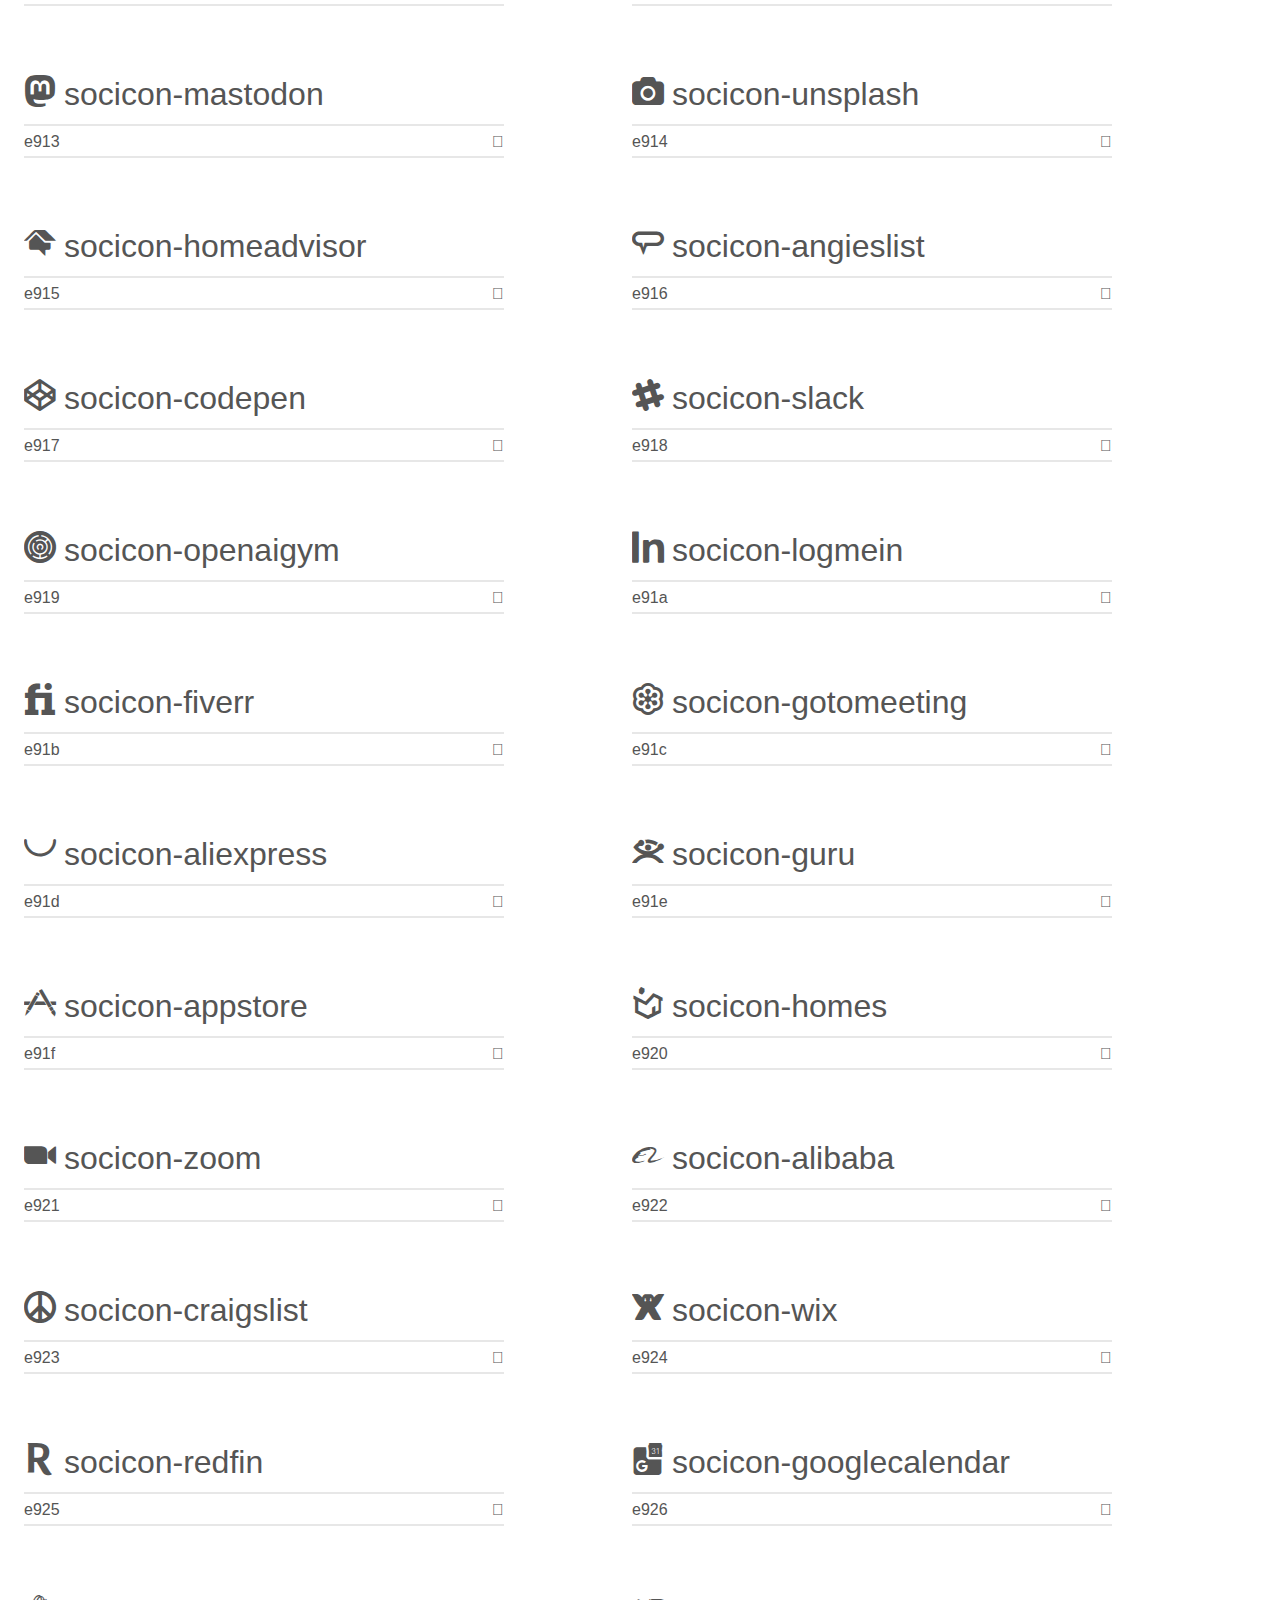
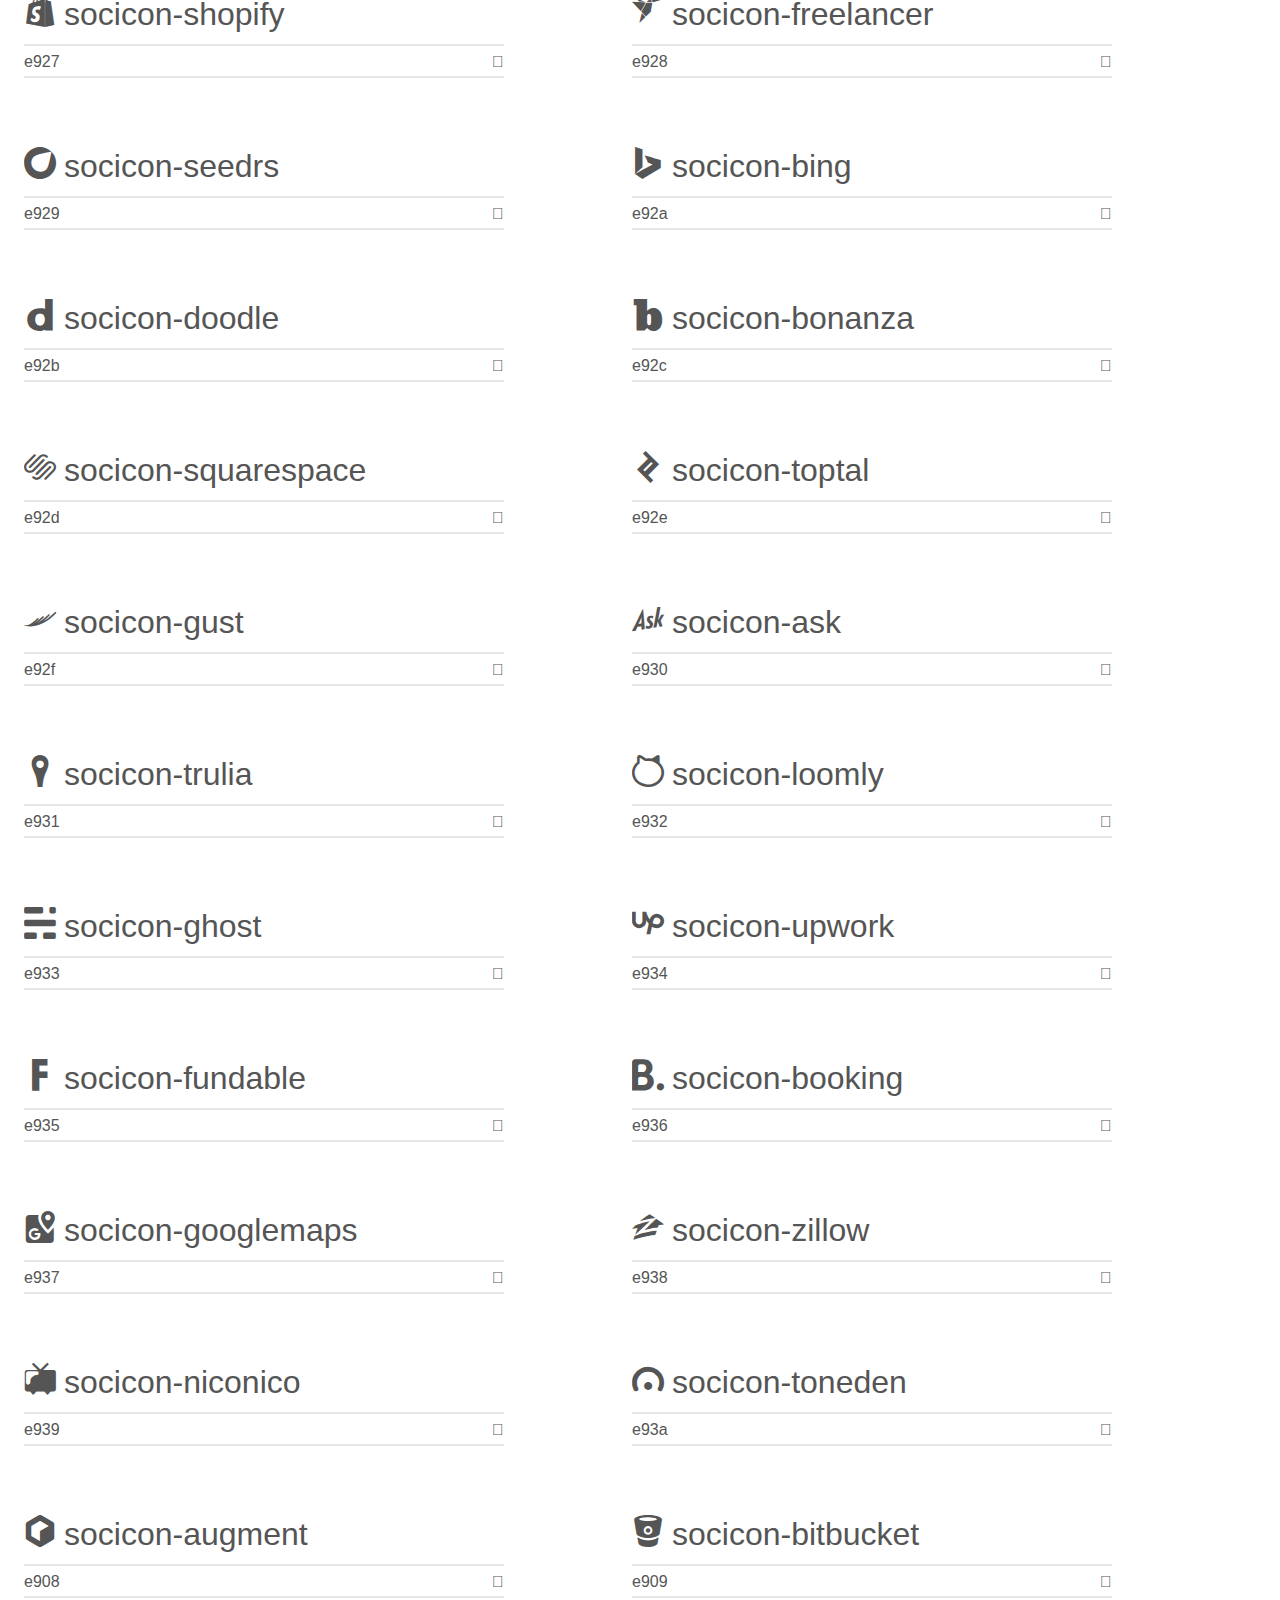
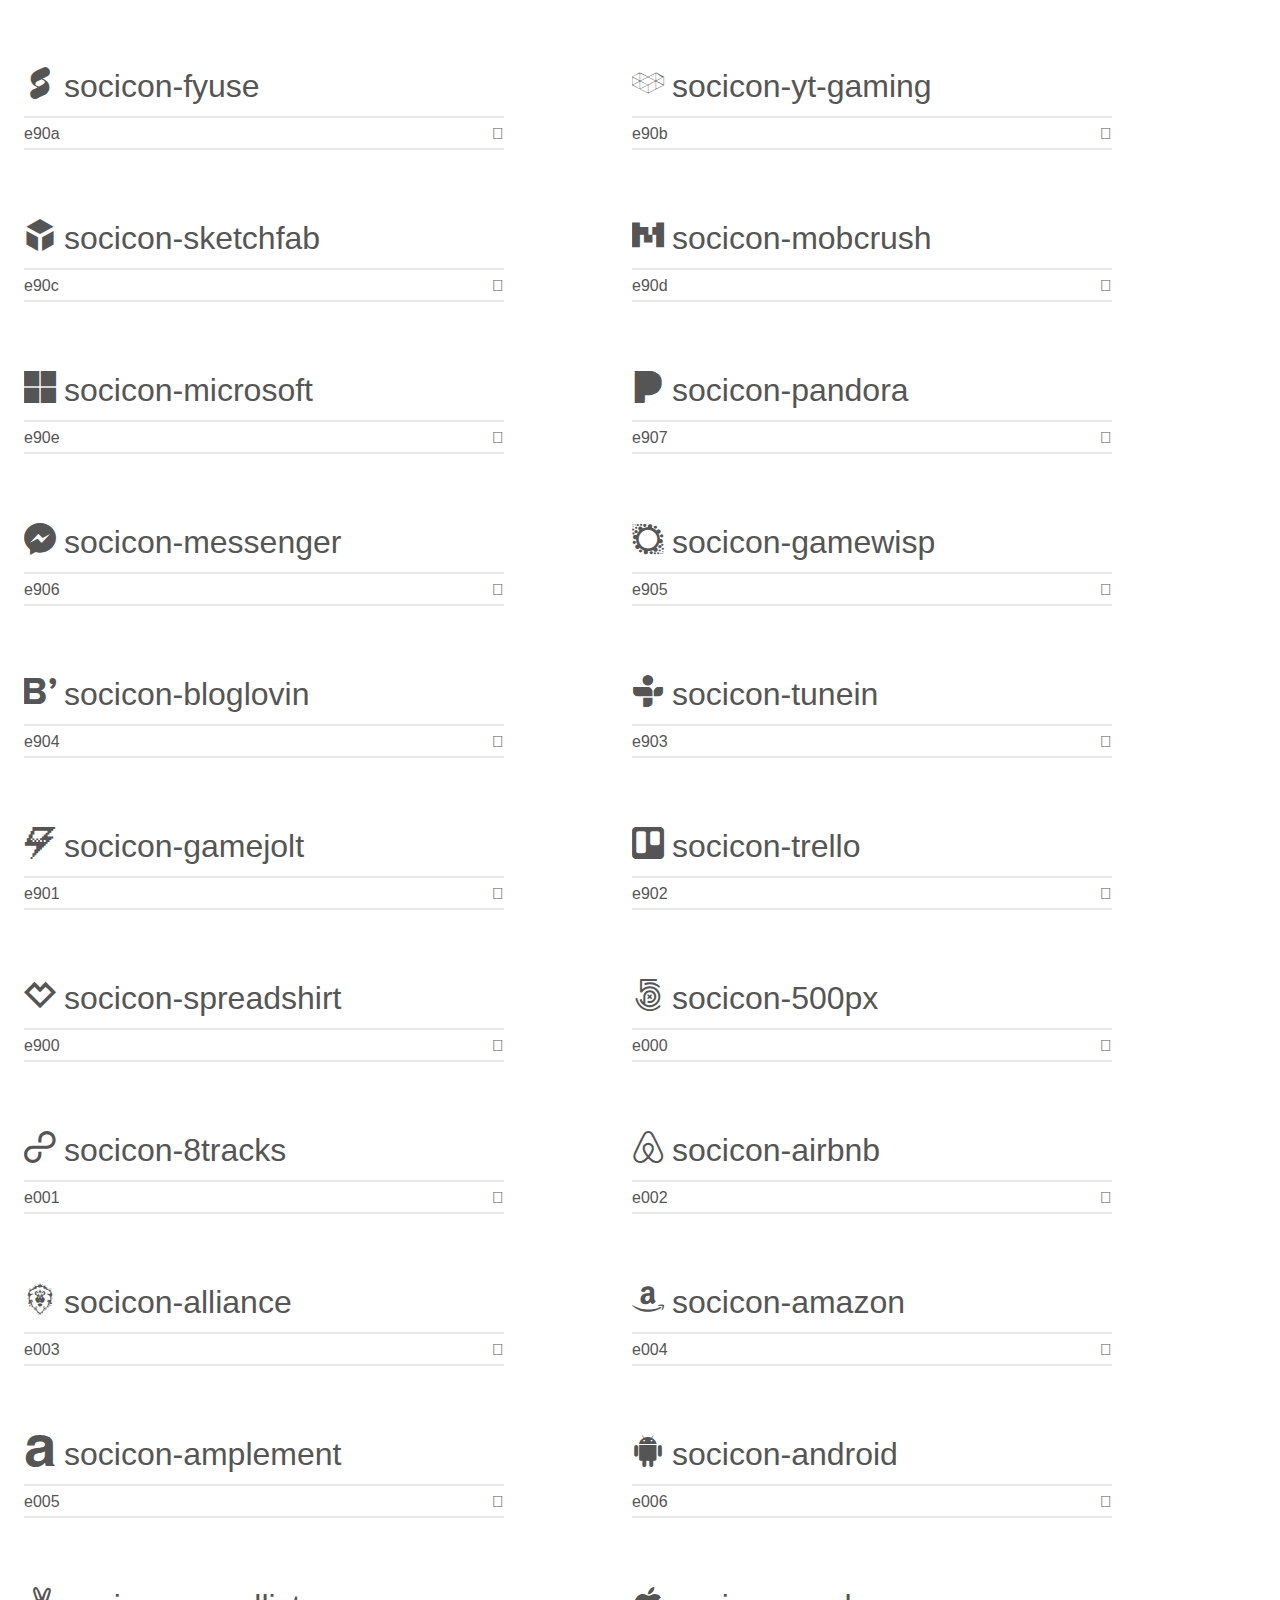
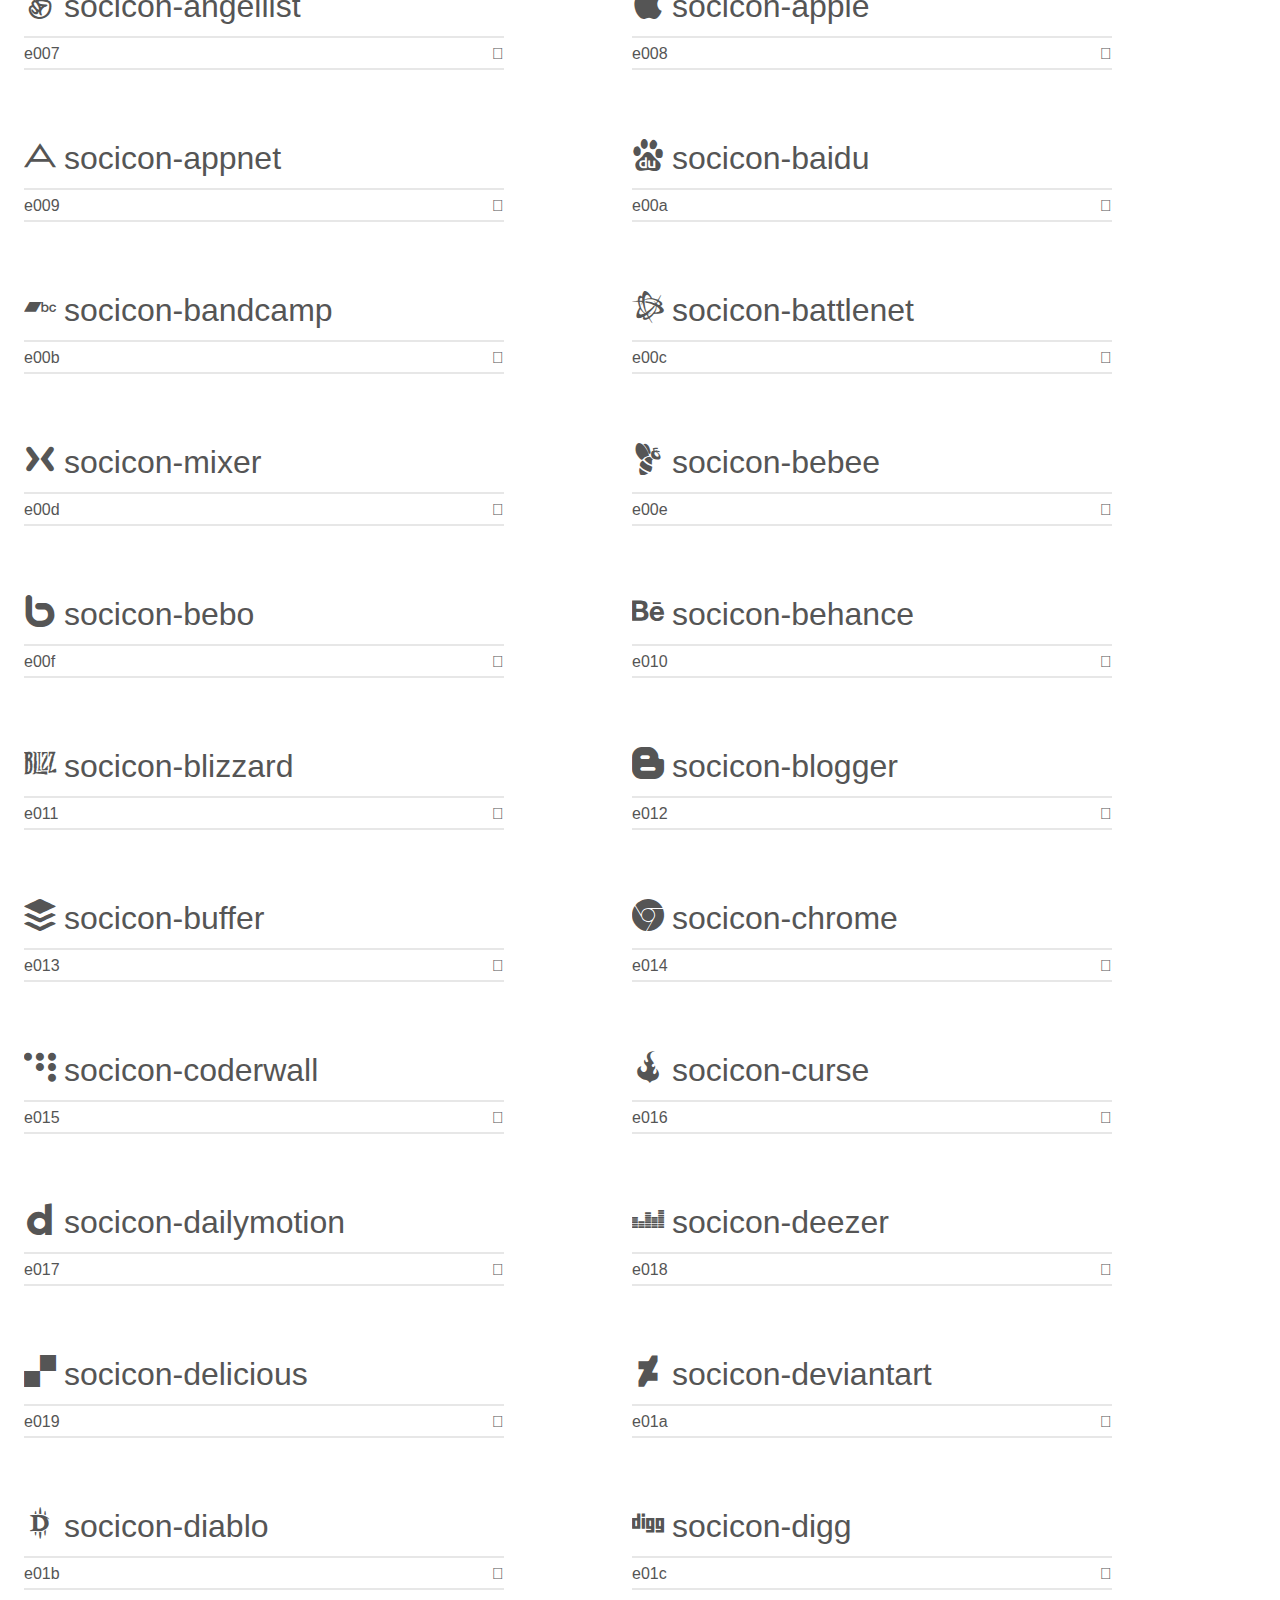
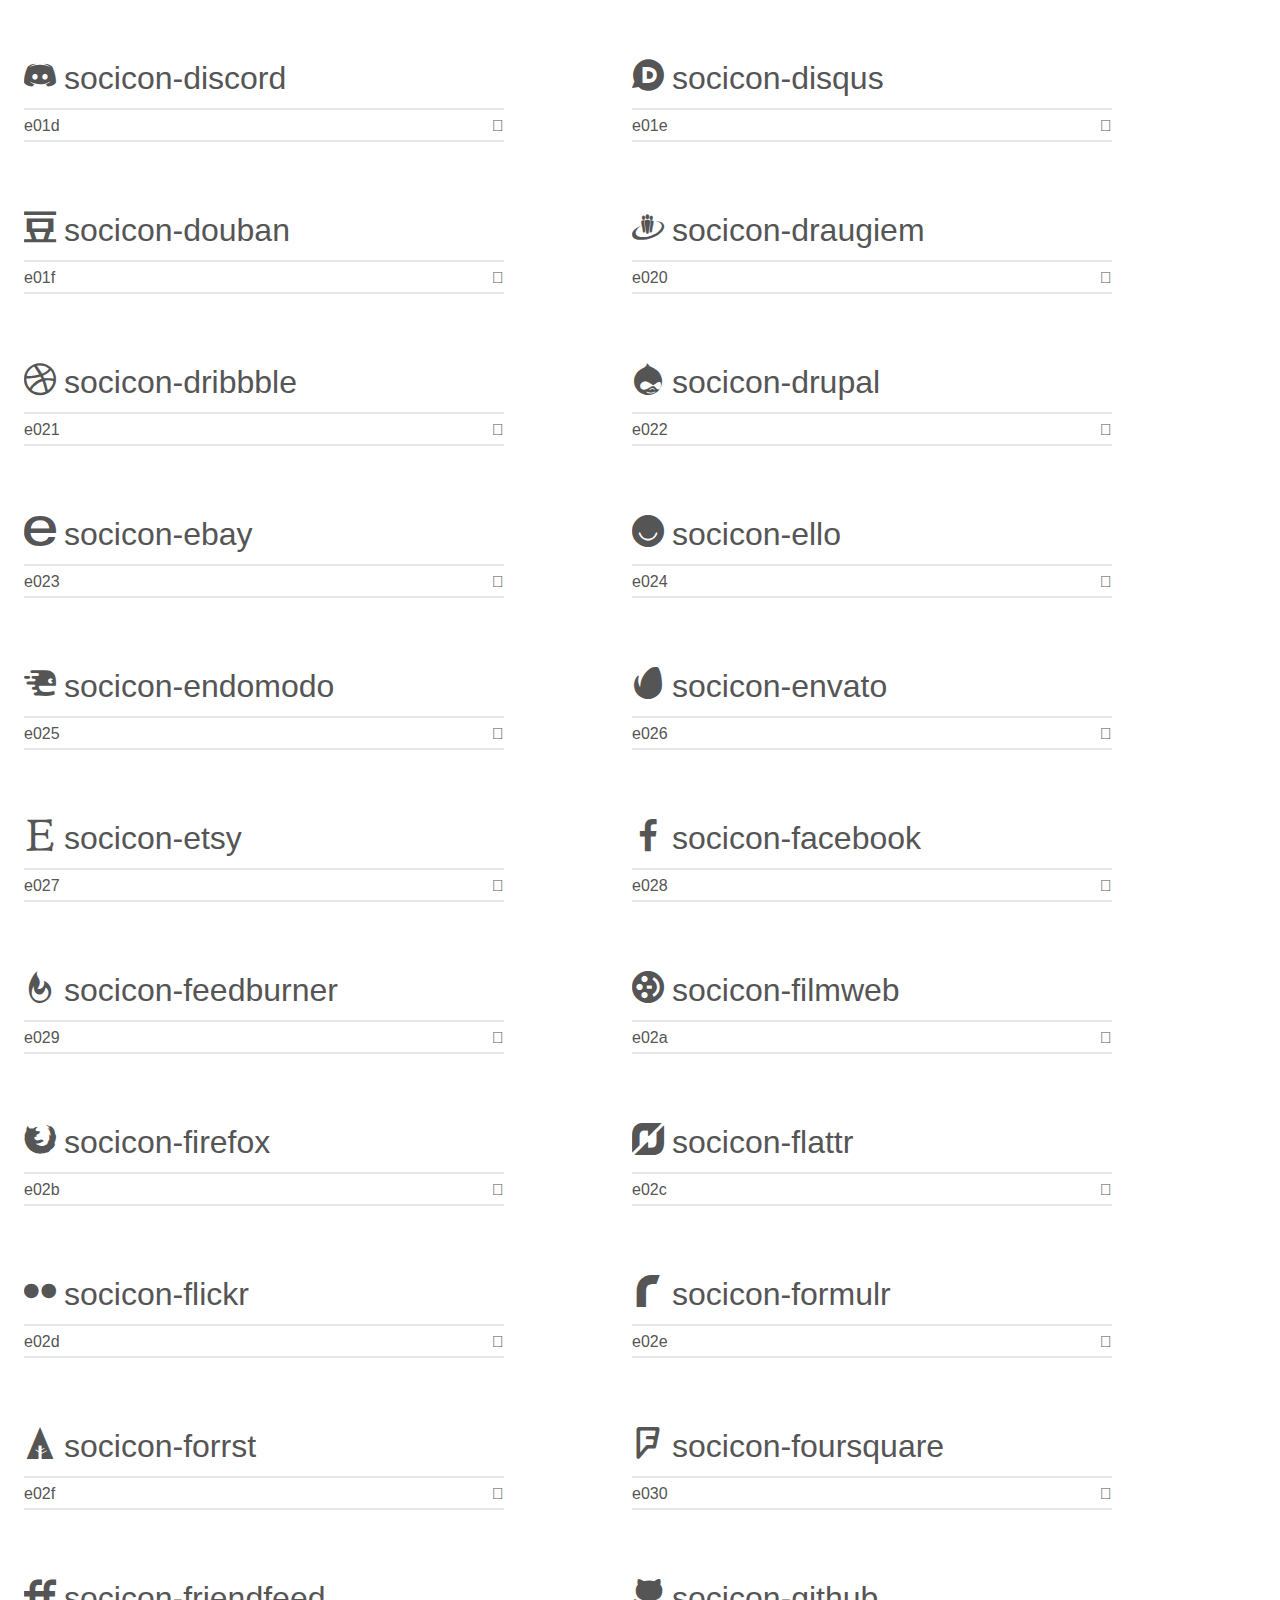
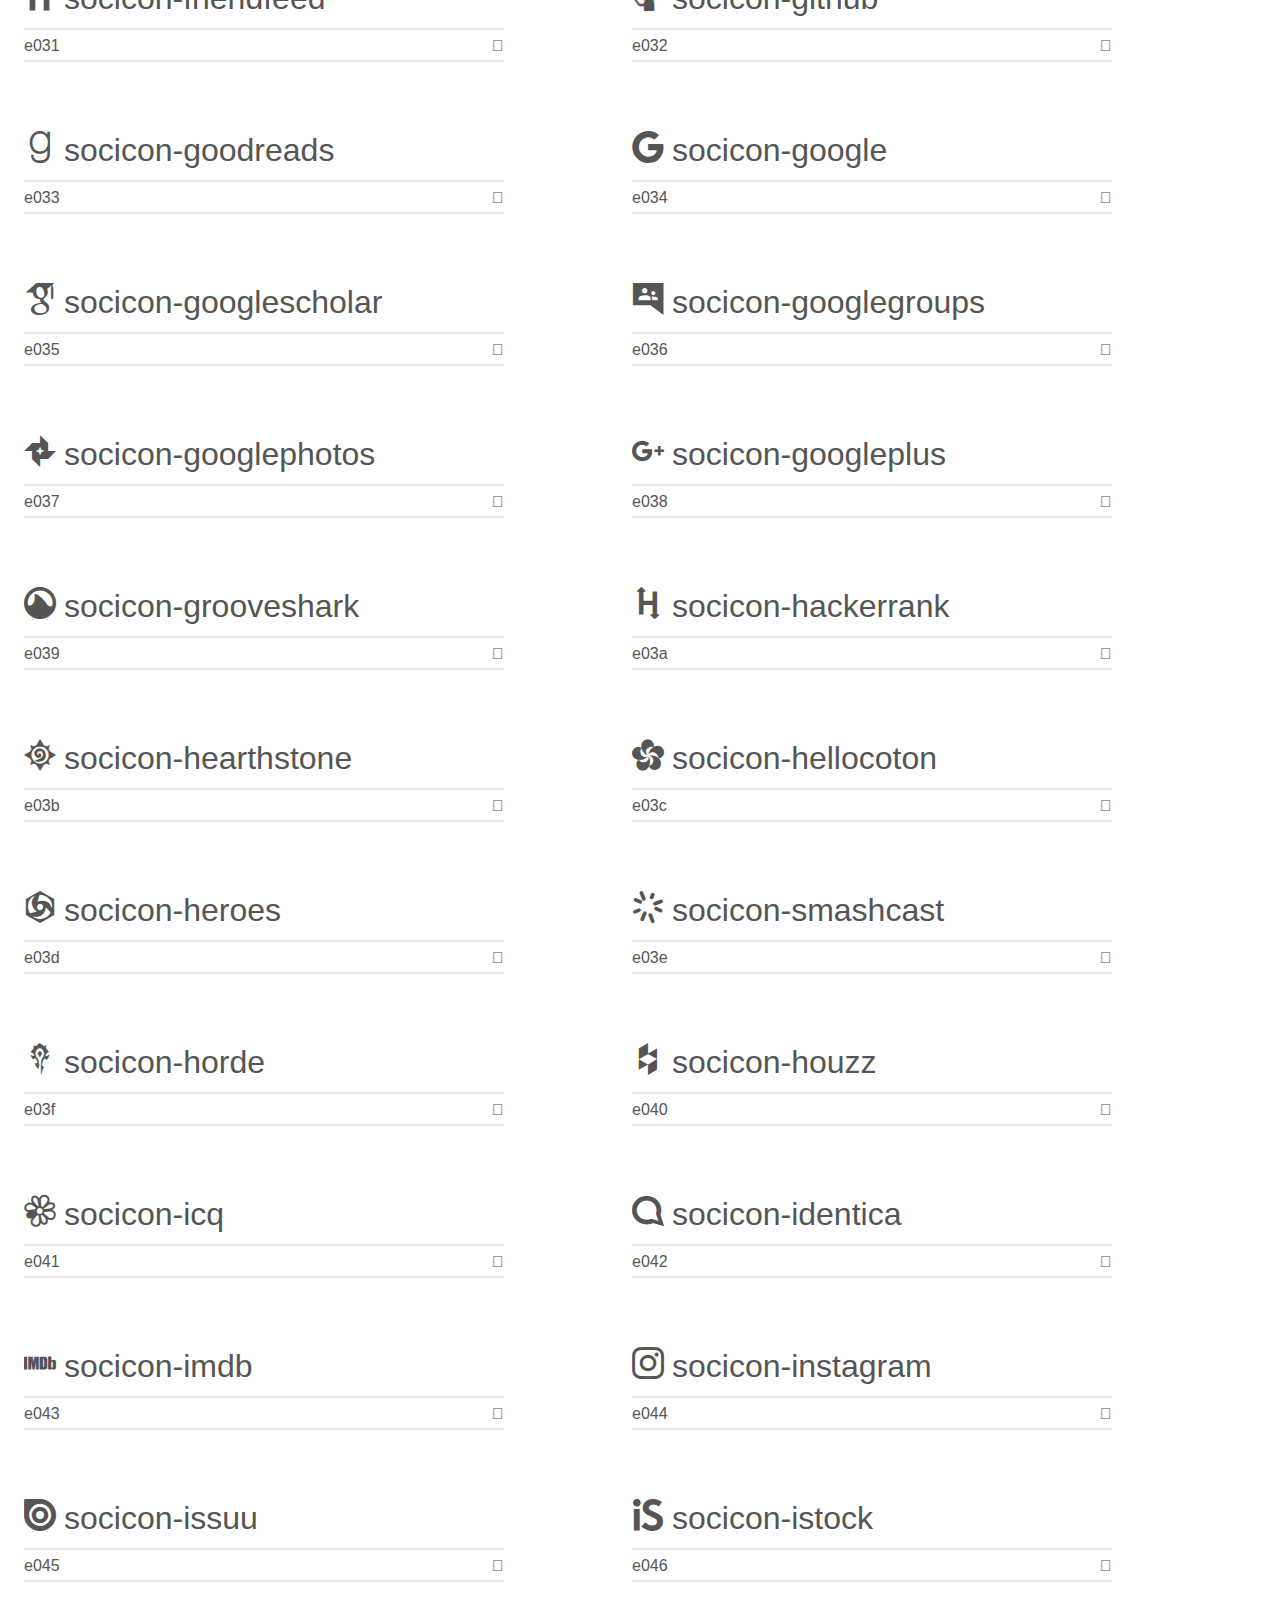
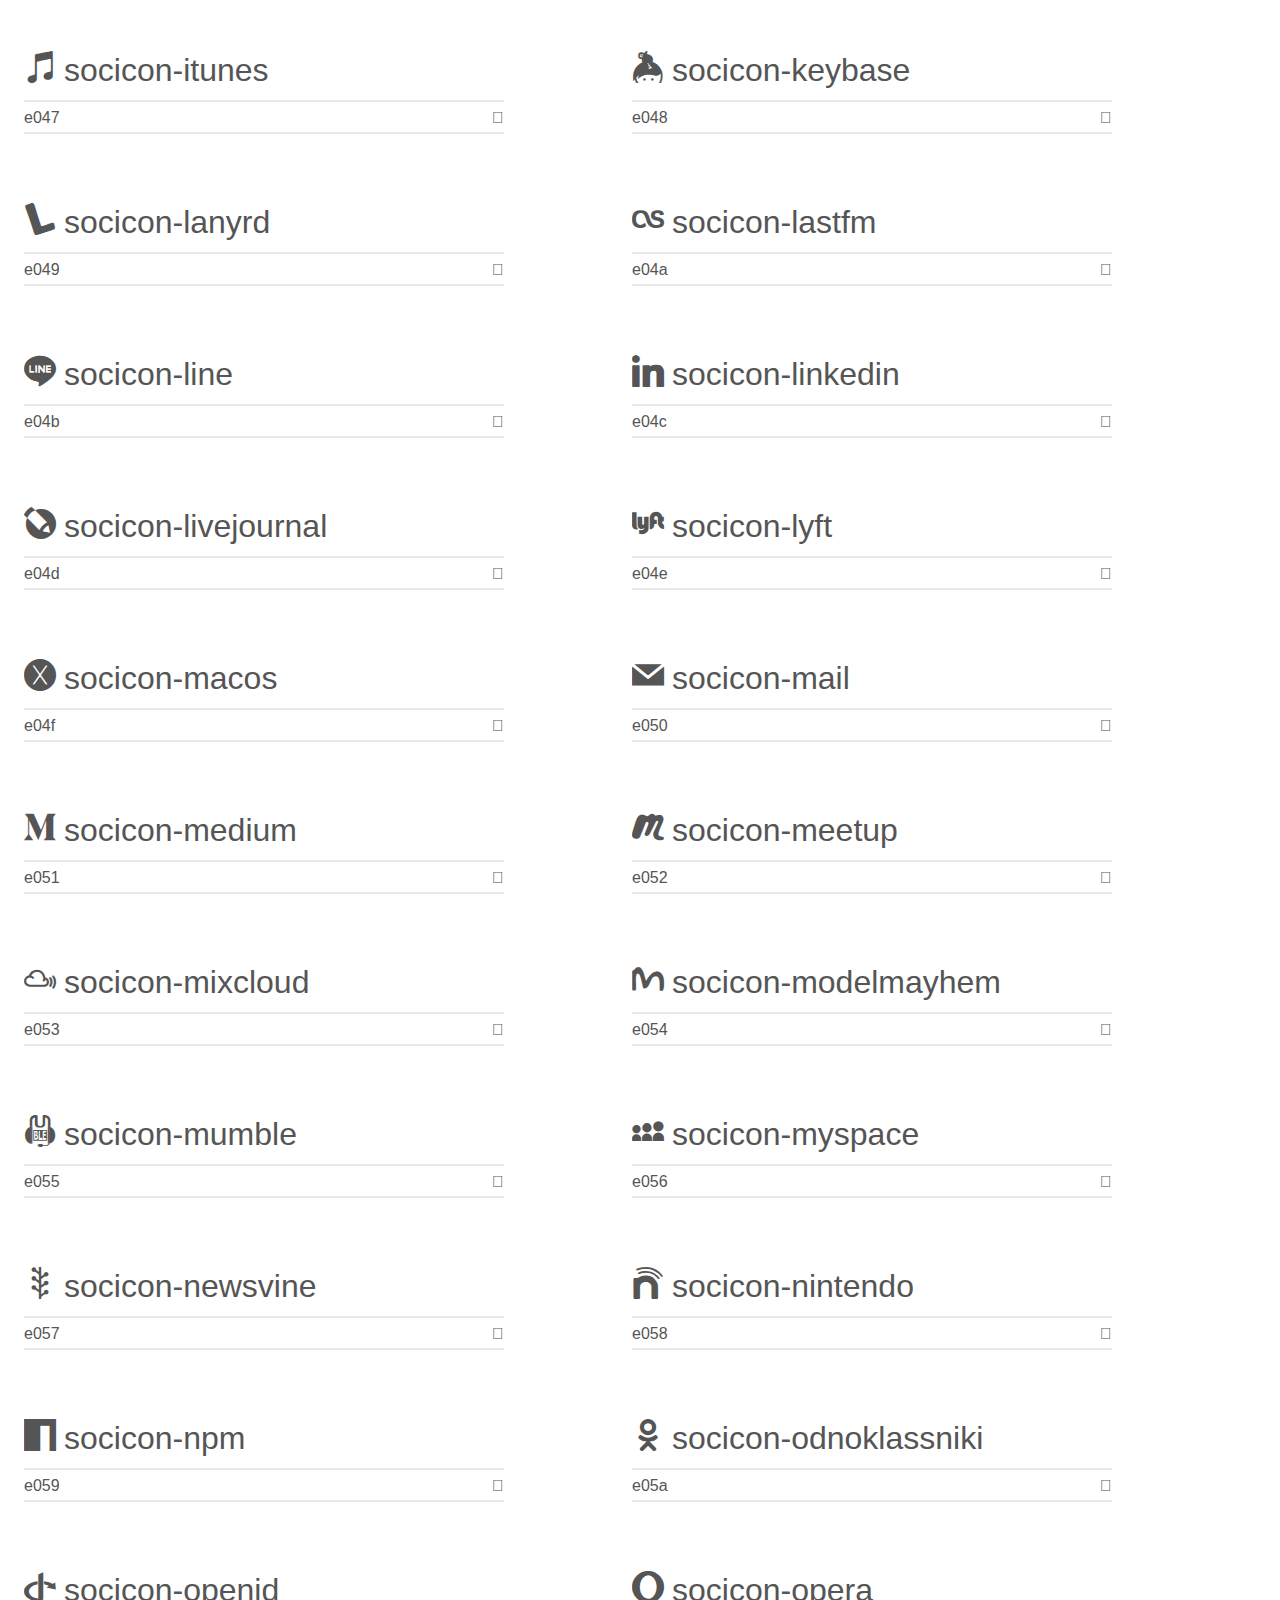
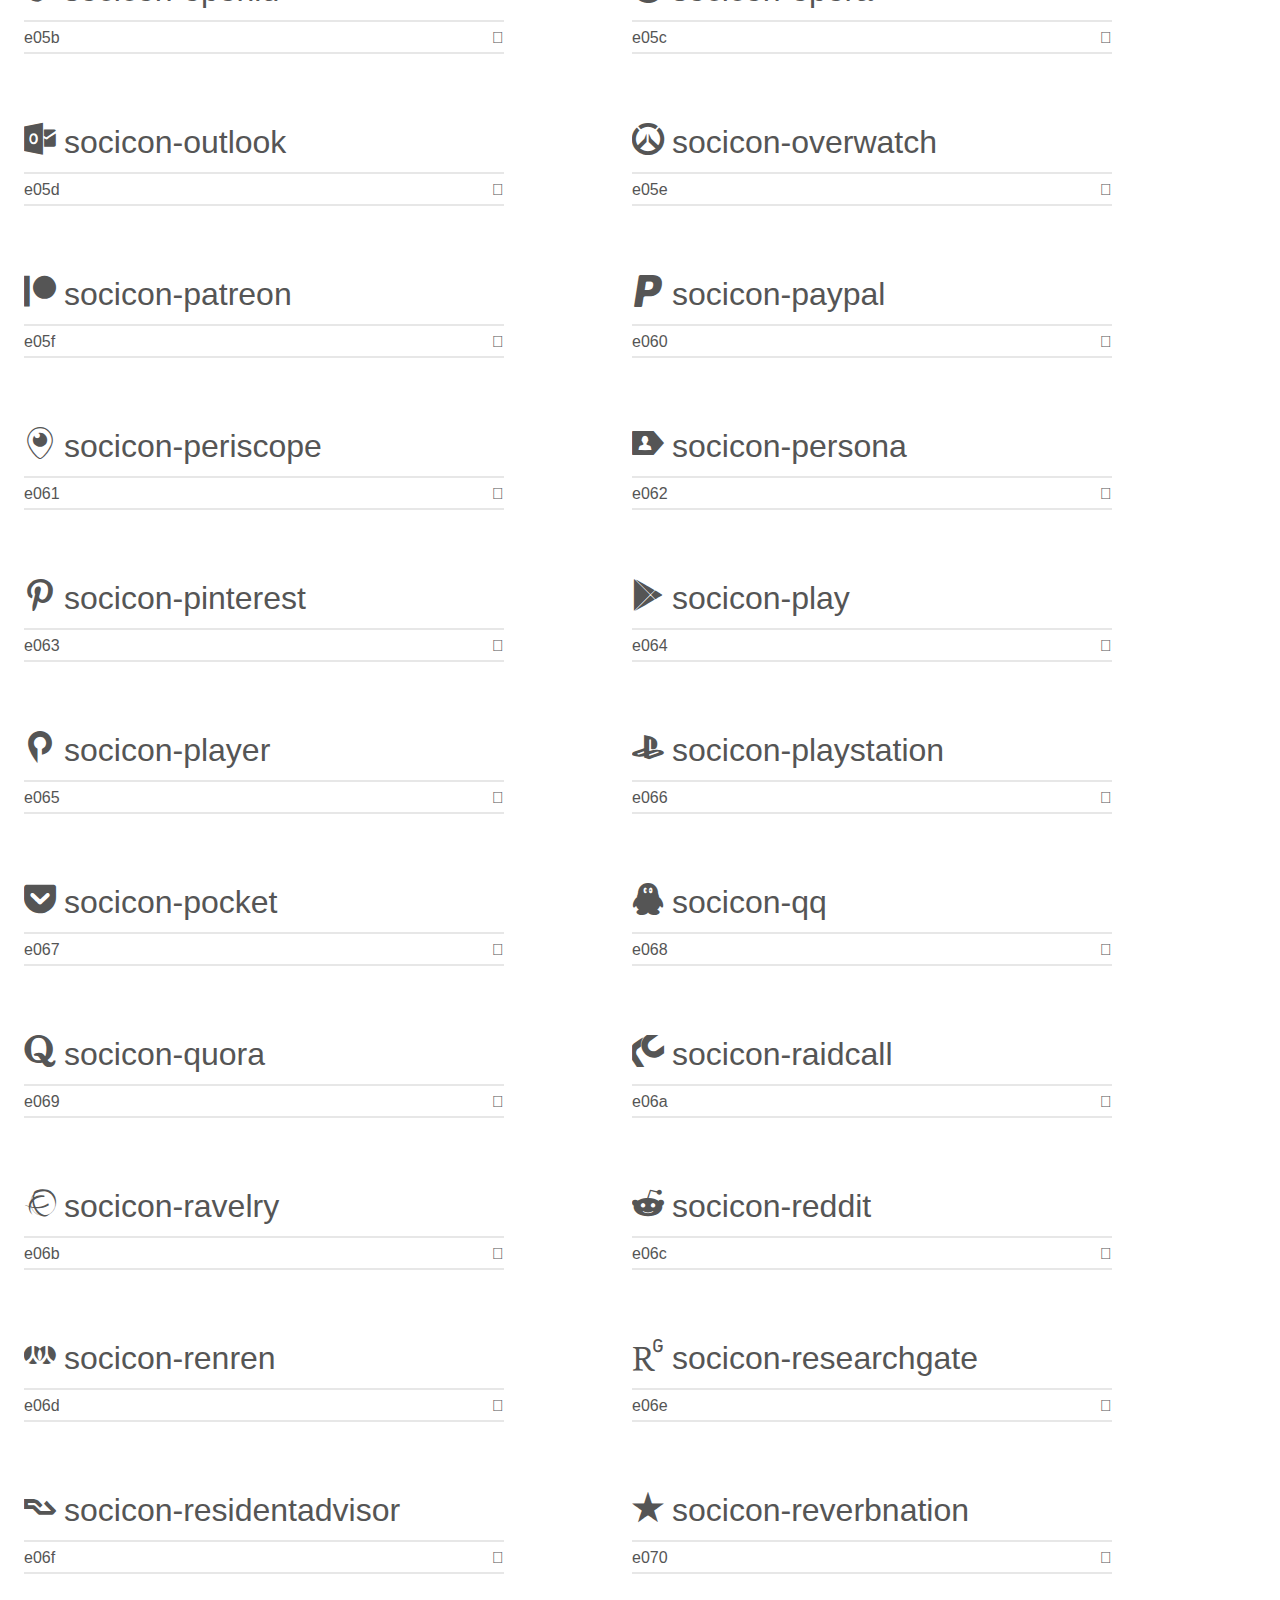
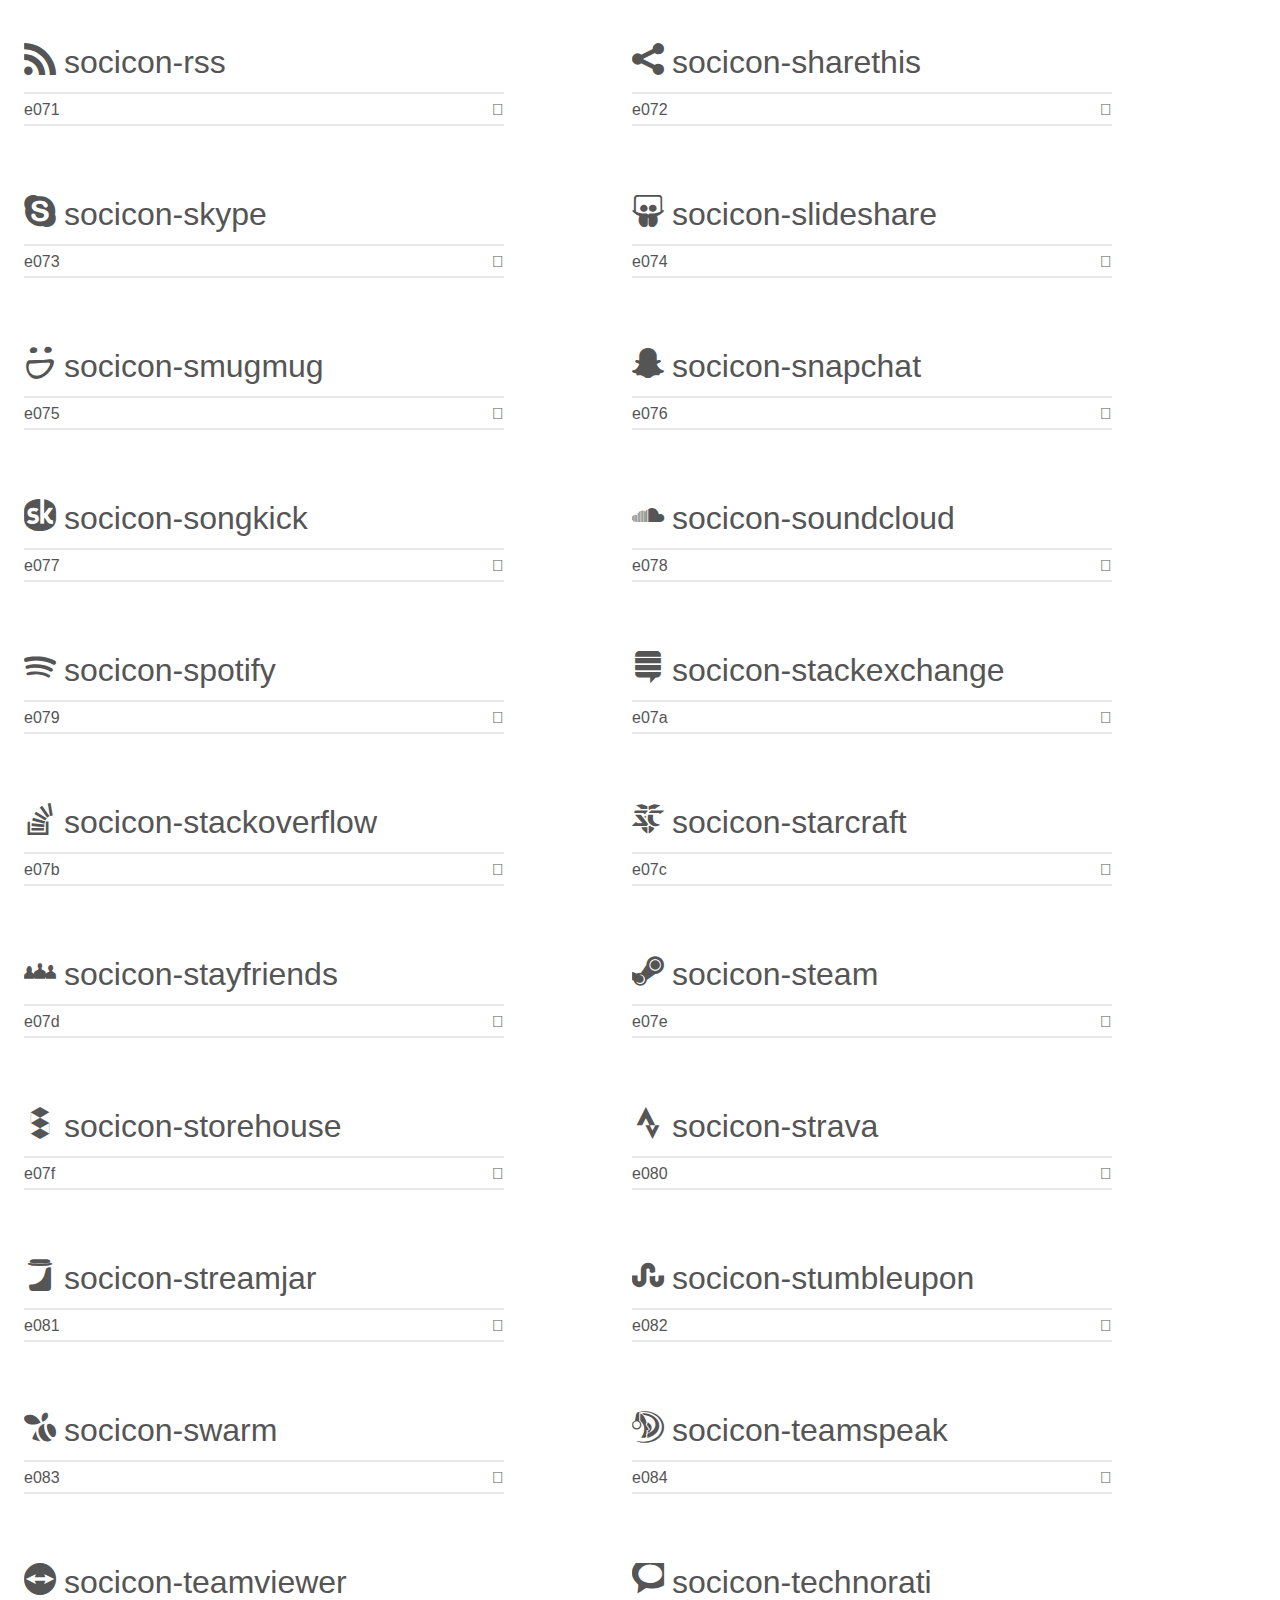
<file: socicon/demo.html>
<!doctype html>
<html>
<head>
    <meta charset="utf-8">
    <title>IcoMoon Demo</title>
    <meta name="description" content="An Icon Font Generated By IcoMoon.io">
    <meta name="viewport" content="width=device-width, initial-scale=1">
    <link rel="stylesheet" href="demo-files/demo.css">
    <link rel="stylesheet" href="style.css"></head>
<body>
    <div class="bgc1 clearfix">
        <h1 class="mhmm mvm"><span class="fgc1">Font Name:</span> Socicon <small class="fgc1">(Glyphs:&nbsp;245)</small></h1>
    </div>
    <div class="clearfix mhl ptl">
        <h1 class="mvm mtn fgc1">Grid Size: 16</h1>
        <div class="glyph fs1">
            <div class="clearfix bshadow0 pbs">
                <span class="socicon-hackernews">
                
                </span>
                <span class="mls"> socicon-hackernews</span>
            </div>
            <fieldset class="fs0 size1of1 clearfix hidden-false">
                <input type="text" readonly value="e946" class="unit size1of2" />
                <input type="text" maxlength="1" readonly value="&#xe946;" class="unitRight size1of2 talign-right" />
            </fieldset>
            <div class="fs0 bshadow0 clearfix hidden-true">
                <span class="unit pvs fgc1">liga: </span>
                <input type="text" readonly value="" class="liga unitRight" />
            </div>
        </div>
        <div class="glyph fs1">
            <div class="clearfix bshadow0 pbs">
                <span class="socicon-smashwords">
                
                </span>
                <span class="mls"> socicon-smashwords</span>
            </div>
            <fieldset class="fs0 size1of1 clearfix hidden-false">
                <input type="text" readonly value="e947" class="unit size1of2" />
                <input type="text" maxlength="1" readonly value="&#xe947;" class="unitRight size1of2 talign-right" />
            </fieldset>
            <div class="fs0 bshadow0 clearfix hidden-true">
                <span class="unit pvs fgc1">liga: </span>
                <input type="text" readonly value="" class="liga unitRight" />
            </div>
        </div>
        <div class="glyph fs1">
            <div class="clearfix bshadow0 pbs">
                <span class="socicon-kobo">
                
                </span>
                <span class="mls"> socicon-kobo</span>
            </div>
            <fieldset class="fs0 size1of1 clearfix hidden-false">
                <input type="text" readonly value="e948" class="unit size1of2" />
                <input type="text" maxlength="1" readonly value="&#xe948;" class="unitRight size1of2 talign-right" />
            </fieldset>
            <div class="fs0 bshadow0 clearfix hidden-true">
                <span class="unit pvs fgc1">liga: </span>
                <input type="text" readonly value="" class="liga unitRight" />
            </div>
        </div>
        <div class="glyph fs1">
            <div class="clearfix bshadow0 pbs">
                <span class="socicon-bookbub">
                
                </span>
                <span class="mls"> socicon-bookbub</span>
            </div>
            <fieldset class="fs0 size1of1 clearfix hidden-false">
                <input type="text" readonly value="e949" class="unit size1of2" />
                <input type="text" maxlength="1" readonly value="&#xe949;" class="unitRight size1of2 talign-right" />
            </fieldset>
            <div class="fs0 bshadow0 clearfix hidden-true">
                <span class="unit pvs fgc1">liga: </span>
                <input type="text" readonly value="" class="liga unitRight" />
            </div>
        </div>
        <div class="glyph fs1">
            <div class="clearfix bshadow0 pbs">
                <span class="socicon-mailru">
                
                </span>
                <span class="mls"> socicon-mailru</span>
            </div>
            <fieldset class="fs0 size1of1 clearfix hidden-false">
                <input type="text" readonly value="e94a" class="unit size1of2" />
                <input type="text" maxlength="1" readonly value="&#xe94a;" class="unitRight size1of2 talign-right" />
            </fieldset>
            <div class="fs0 bshadow0 clearfix hidden-true">
                <span class="unit pvs fgc1">liga: </span>
                <input type="text" readonly value="" class="liga unitRight" />
            </div>
        </div>
        <div class="glyph fs1">
            <div class="clearfix bshadow0 pbs">
                <span class="socicon-gitlab">
                
                </span>
                <span class="mls"> socicon-gitlab</span>
            </div>
            <fieldset class="fs0 size1of1 clearfix hidden-false">
                <input type="text" readonly value="e945" class="unit size1of2" />
                <input type="text" maxlength="1" readonly value="&#xe945;" class="unitRight size1of2 talign-right" />
            </fieldset>
            <div class="fs0 bshadow0 clearfix hidden-true">
                <span class="unit pvs fgc1">liga: </span>
                <input type="text" readonly value="" class="liga unitRight" />
            </div>
        </div>
        <div class="glyph fs1">
            <div class="clearfix bshadow0 pbs">
                <span class="socicon-instructables">
                
                </span>
                <span class="mls"> socicon-instructables</span>
            </div>
            <fieldset class="fs0 size1of1 clearfix hidden-false">
                <input type="text" readonly value="e944" class="unit size1of2" />
                <input type="text" maxlength="1" readonly value="&#xe944;" class="unitRight size1of2 talign-right" />
            </fieldset>
            <div class="fs0 bshadow0 clearfix hidden-true">
                <span class="unit pvs fgc1">liga: </span>
                <input type="text" readonly value="" class="liga unitRight" />
            </div>
        </div>
        <div class="glyph fs1">
            <div class="clearfix bshadow0 pbs">
                <span class="socicon-portfolio">
                
                </span>
                <span class="mls"> socicon-portfolio</span>
            </div>
            <fieldset class="fs0 size1of1 clearfix hidden-false">
                <input type="text" readonly value="e943" class="unit size1of2" />
                <input type="text" maxlength="1" readonly value="&#xe943;" class="unitRight size1of2 talign-right" />
            </fieldset>
            <div class="fs0 bshadow0 clearfix hidden-true">
                <span class="unit pvs fgc1">liga: </span>
                <input type="text" readonly value="" class="liga unitRight" />
            </div>
        </div>
        <div class="glyph fs1">
            <div class="clearfix bshadow0 pbs">
                <span class="socicon-codered">
                
                </span>
                <span class="mls"> socicon-codered</span>
            </div>
            <fieldset class="fs0 size1of1 clearfix hidden-false">
                <input type="text" readonly value="e940" class="unit size1of2" />
                <input type="text" maxlength="1" readonly value="&#xe940;" class="unitRight size1of2 talign-right" />
            </fieldset>
            <div class="fs0 bshadow0 clearfix hidden-true">
                <span class="unit pvs fgc1">liga: </span>
                <input type="text" readonly value="" class="liga unitRight" />
            </div>
        </div>
        <div class="glyph fs1">
            <div class="clearfix bshadow0 pbs">
                <span class="socicon-origin">
                
                </span>
                <span class="mls"> socicon-origin</span>
            </div>
            <fieldset class="fs0 size1of1 clearfix hidden-false">
                <input type="text" readonly value="e941" class="unit size1of2" />
                <input type="text" maxlength="1" readonly value="&#xe941;" class="unitRight size1of2 talign-right" />
            </fieldset>
            <div class="fs0 bshadow0 clearfix hidden-true">
                <span class="unit pvs fgc1">liga: </span>
                <input type="text" readonly value="" class="liga unitRight" />
            </div>
        </div>
        <div class="glyph fs1">
            <div class="clearfix bshadow0 pbs">
                <span class="socicon-nextdoor">
                
                </span>
                <span class="mls"> socicon-nextdoor</span>
            </div>
            <fieldset class="fs0 size1of1 clearfix hidden-false">
                <input type="text" readonly value="e942" class="unit size1of2" />
                <input type="text" maxlength="1" readonly value="&#xe942;" class="unitRight size1of2 talign-right" />
            </fieldset>
            <div class="fs0 bshadow0 clearfix hidden-true">
                <span class="unit pvs fgc1">liga: </span>
                <input type="text" readonly value="" class="liga unitRight" />
            </div>
        </div>
        <div class="glyph fs1">
            <div class="clearfix bshadow0 pbs">
                <span class="socicon-udemy">
                
                </span>
                <span class="mls"> socicon-udemy</span>
            </div>
            <fieldset class="fs0 size1of1 clearfix hidden-false">
                <input type="text" readonly value="e93f" class="unit size1of2" />
                <input type="text" maxlength="1" readonly value="&#xe93f;" class="unitRight size1of2 talign-right" />
            </fieldset>
            <div class="fs0 bshadow0 clearfix hidden-true">
                <span class="unit pvs fgc1">liga: </span>
                <input type="text" readonly value="" class="liga unitRight" />
            </div>
        </div>
        <div class="glyph fs1">
            <div class="clearfix bshadow0 pbs">
                <span class="socicon-livemaster">
                
                </span>
                <span class="mls"> socicon-livemaster</span>
            </div>
            <fieldset class="fs0 size1of1 clearfix hidden-false">
                <input type="text" readonly value="e93e" class="unit size1of2" />
                <input type="text" maxlength="1" readonly value="&#xe93e;" class="unitRight size1of2 talign-right" />
            </fieldset>
            <div class="fs0 bshadow0 clearfix hidden-true">
                <span class="unit pvs fgc1">liga: </span>
                <input type="text" readonly value="" class="liga unitRight" />
            </div>
        </div>
        <div class="glyph fs1">
            <div class="clearfix bshadow0 pbs">
                <span class="socicon-crunchbase">
                
                </span>
                <span class="mls"> socicon-crunchbase</span>
            </div>
            <fieldset class="fs0 size1of1 clearfix hidden-false">
                <input type="text" readonly value="e93b" class="unit size1of2" />
                <input type="text" maxlength="1" readonly value="&#xe93b;" class="unitRight size1of2 talign-right" />
            </fieldset>
            <div class="fs0 bshadow0 clearfix hidden-true">
                <span class="unit pvs fgc1">liga: </span>
                <input type="text" readonly value="" class="liga unitRight" />
            </div>
        </div>
        <div class="glyph fs1">
            <div class="clearfix bshadow0 pbs">
                <span class="socicon-homefy">
                
                </span>
                <span class="mls"> socicon-homefy</span>
            </div>
            <fieldset class="fs0 size1of1 clearfix hidden-false">
                <input type="text" readonly value="e93c" class="unit size1of2" />
                <input type="text" maxlength="1" readonly value="&#xe93c;" class="unitRight size1of2 talign-right" />
            </fieldset>
            <div class="fs0 bshadow0 clearfix hidden-true">
                <span class="unit pvs fgc1">liga: </span>
                <input type="text" readonly value="" class="liga unitRight" />
            </div>
        </div>
        <div class="glyph fs1">
            <div class="clearfix bshadow0 pbs">
                <span class="socicon-calendly">
                
                </span>
                <span class="mls"> socicon-calendly</span>
            </div>
            <fieldset class="fs0 size1of1 clearfix hidden-false">
                <input type="text" readonly value="e93d" class="unit size1of2" />
                <input type="text" maxlength="1" readonly value="&#xe93d;" class="unitRight size1of2 talign-right" />
            </fieldset>
            <div class="fs0 bshadow0 clearfix hidden-true">
                <span class="unit pvs fgc1">liga: </span>
                <input type="text" readonly value="" class="liga unitRight" />
            </div>
        </div>
        <div class="glyph fs1">
            <div class="clearfix bshadow0 pbs">
                <span class="socicon-realtor">
                
                </span>
                <span class="mls"> socicon-realtor</span>
            </div>
            <fieldset class="fs0 size1of1 clearfix hidden-false">
                <input type="text" readonly value="e90f" class="unit size1of2" />
                <input type="text" maxlength="1" readonly value="&#xe90f;" class="unitRight size1of2 talign-right" />
            </fieldset>
            <div class="fs0 bshadow0 clearfix hidden-true">
                <span class="unit pvs fgc1">liga: </span>
                <input type="text" readonly value="" class="liga unitRight" />
            </div>
        </div>
        <div class="glyph fs1">
            <div class="clearfix bshadow0 pbs">
                <span class="socicon-tidal">
                
                </span>
                <span class="mls"> socicon-tidal</span>
            </div>
            <fieldset class="fs0 size1of1 clearfix hidden-false">
                <input type="text" readonly value="e910" class="unit size1of2" />
                <input type="text" maxlength="1" readonly value="&#xe910;" class="unitRight size1of2 talign-right" />
            </fieldset>
            <div class="fs0 bshadow0 clearfix hidden-true">
                <span class="unit pvs fgc1">liga: </span>
                <input type="text" readonly value="" class="liga unitRight" />
            </div>
        </div>
        <div class="glyph fs1">
            <div class="clearfix bshadow0 pbs">
                <span class="socicon-qobuz">
                
                </span>
                <span class="mls"> socicon-qobuz</span>
            </div>
            <fieldset class="fs0 size1of1 clearfix hidden-false">
                <input type="text" readonly value="e911" class="unit size1of2" />
                <input type="text" maxlength="1" readonly value="&#xe911;" class="unitRight size1of2 talign-right" />
            </fieldset>
            <div class="fs0 bshadow0 clearfix hidden-true">
                <span class="unit pvs fgc1">liga: </span>
                <input type="text" readonly value="" class="liga unitRight" />
            </div>
        </div>
        <div class="glyph fs1">
            <div class="clearfix bshadow0 pbs">
                <span class="socicon-natgeo">
                
                </span>
                <span class="mls"> socicon-natgeo</span>
            </div>
            <fieldset class="fs0 size1of1 clearfix hidden-false">
                <input type="text" readonly value="e912" class="unit size1of2" />
                <input type="text" maxlength="1" readonly value="&#xe912;" class="unitRight size1of2 talign-right" />
            </fieldset>
            <div class="fs0 bshadow0 clearfix hidden-true">
                <span class="unit pvs fgc1">liga: </span>
                <input type="text" readonly value="" class="liga unitRight" />
            </div>
        </div>
        <div class="glyph fs1">
            <div class="clearfix bshadow0 pbs">
                <span class="socicon-mastodon">
                
                </span>
                <span class="mls"> socicon-mastodon</span>
            </div>
            <fieldset class="fs0 size1of1 clearfix hidden-false">
                <input type="text" readonly value="e913" class="unit size1of2" />
                <input type="text" maxlength="1" readonly value="&#xe913;" class="unitRight size1of2 talign-right" />
            </fieldset>
            <div class="fs0 bshadow0 clearfix hidden-true">
                <span class="unit pvs fgc1">liga: </span>
                <input type="text" readonly value="" class="liga unitRight" />
            </div>
        </div>
        <div class="glyph fs1">
            <div class="clearfix bshadow0 pbs">
                <span class="socicon-unsplash">
                
                </span>
                <span class="mls"> socicon-unsplash</span>
            </div>
            <fieldset class="fs0 size1of1 clearfix hidden-false">
                <input type="text" readonly value="e914" class="unit size1of2" />
                <input type="text" maxlength="1" readonly value="&#xe914;" class="unitRight size1of2 talign-right" />
            </fieldset>
            <div class="fs0 bshadow0 clearfix hidden-true">
                <span class="unit pvs fgc1">liga: </span>
                <input type="text" readonly value="" class="liga unitRight" />
            </div>
        </div>
        <div class="glyph fs1">
            <div class="clearfix bshadow0 pbs">
                <span class="socicon-homeadvisor">
                
                </span>
                <span class="mls"> socicon-homeadvisor</span>
            </div>
            <fieldset class="fs0 size1of1 clearfix hidden-false">
                <input type="text" readonly value="e915" class="unit size1of2" />
                <input type="text" maxlength="1" readonly value="&#xe915;" class="unitRight size1of2 talign-right" />
            </fieldset>
            <div class="fs0 bshadow0 clearfix hidden-true">
                <span class="unit pvs fgc1">liga: </span>
                <input type="text" readonly value="" class="liga unitRight" />
            </div>
        </div>
        <div class="glyph fs1">
            <div class="clearfix bshadow0 pbs">
                <span class="socicon-angieslist">
                
                </span>
                <span class="mls"> socicon-angieslist</span>
            </div>
            <fieldset class="fs0 size1of1 clearfix hidden-false">
                <input type="text" readonly value="e916" class="unit size1of2" />
                <input type="text" maxlength="1" readonly value="&#xe916;" class="unitRight size1of2 talign-right" />
            </fieldset>
            <div class="fs0 bshadow0 clearfix hidden-true">
                <span class="unit pvs fgc1">liga: </span>
                <input type="text" readonly value="" class="liga unitRight" />
            </div>
        </div>
        <div class="glyph fs1">
            <div class="clearfix bshadow0 pbs">
                <span class="socicon-codepen">
                
                </span>
                <span class="mls"> socicon-codepen</span>
            </div>
            <fieldset class="fs0 size1of1 clearfix hidden-false">
                <input type="text" readonly value="e917" class="unit size1of2" />
                <input type="text" maxlength="1" readonly value="&#xe917;" class="unitRight size1of2 talign-right" />
            </fieldset>
            <div class="fs0 bshadow0 clearfix hidden-true">
                <span class="unit pvs fgc1">liga: </span>
                <input type="text" readonly value="" class="liga unitRight" />
            </div>
        </div>
        <div class="glyph fs1">
            <div class="clearfix bshadow0 pbs">
                <span class="socicon-slack">
                
                </span>
                <span class="mls"> socicon-slack</span>
            </div>
            <fieldset class="fs0 size1of1 clearfix hidden-false">
                <input type="text" readonly value="e918" class="unit size1of2" />
                <input type="text" maxlength="1" readonly value="&#xe918;" class="unitRight size1of2 talign-right" />
            </fieldset>
            <div class="fs0 bshadow0 clearfix hidden-true">
                <span class="unit pvs fgc1">liga: </span>
                <input type="text" readonly value="" class="liga unitRight" />
            </div>
        </div>
        <div class="glyph fs1">
            <div class="clearfix bshadow0 pbs">
                <span class="socicon-openaigym">
                
                </span>
                <span class="mls"> socicon-openaigym</span>
            </div>
            <fieldset class="fs0 size1of1 clearfix hidden-false">
                <input type="text" readonly value="e919" class="unit size1of2" />
                <input type="text" maxlength="1" readonly value="&#xe919;" class="unitRight size1of2 talign-right" />
            </fieldset>
            <div class="fs0 bshadow0 clearfix hidden-true">
                <span class="unit pvs fgc1">liga: </span>
                <input type="text" readonly value="" class="liga unitRight" />
            </div>
        </div>
        <div class="glyph fs1">
            <div class="clearfix bshadow0 pbs">
                <span class="socicon-logmein">
                
                </span>
                <span class="mls"> socicon-logmein</span>
            </div>
            <fieldset class="fs0 size1of1 clearfix hidden-false">
                <input type="text" readonly value="e91a" class="unit size1of2" />
                <input type="text" maxlength="1" readonly value="&#xe91a;" class="unitRight size1of2 talign-right" />
            </fieldset>
            <div class="fs0 bshadow0 clearfix hidden-true">
                <span class="unit pvs fgc1">liga: </span>
                <input type="text" readonly value="" class="liga unitRight" />
            </div>
        </div>
        <div class="glyph fs1">
            <div class="clearfix bshadow0 pbs">
                <span class="socicon-fiverr">
                
                </span>
                <span class="mls"> socicon-fiverr</span>
            </div>
            <fieldset class="fs0 size1of1 clearfix hidden-false">
                <input type="text" readonly value="e91b" class="unit size1of2" />
                <input type="text" maxlength="1" readonly value="&#xe91b;" class="unitRight size1of2 talign-right" />
            </fieldset>
            <div class="fs0 bshadow0 clearfix hidden-true">
                <span class="unit pvs fgc1">liga: </span>
                <input type="text" readonly value="" class="liga unitRight" />
            </div>
        </div>
        <div class="glyph fs1">
            <div class="clearfix bshadow0 pbs">
                <span class="socicon-gotomeeting">
                
                </span>
                <span class="mls"> socicon-gotomeeting</span>
            </div>
            <fieldset class="fs0 size1of1 clearfix hidden-false">
                <input type="text" readonly value="e91c" class="unit size1of2" />
                <input type="text" maxlength="1" readonly value="&#xe91c;" class="unitRight size1of2 talign-right" />
            </fieldset>
            <div class="fs0 bshadow0 clearfix hidden-true">
                <span class="unit pvs fgc1">liga: </span>
                <input type="text" readonly value="" class="liga unitRight" />
            </div>
        </div>
        <div class="glyph fs1">
            <div class="clearfix bshadow0 pbs">
                <span class="socicon-aliexpress">
                
                </span>
                <span class="mls"> socicon-aliexpress</span>
            </div>
            <fieldset class="fs0 size1of1 clearfix hidden-false">
                <input type="text" readonly value="e91d" class="unit size1of2" />
                <input type="text" maxlength="1" readonly value="&#xe91d;" class="unitRight size1of2 talign-right" />
            </fieldset>
            <div class="fs0 bshadow0 clearfix hidden-true">
                <span class="unit pvs fgc1">liga: </span>
                <input type="text" readonly value="" class="liga unitRight" />
            </div>
        </div>
        <div class="glyph fs1">
            <div class="clearfix bshadow0 pbs">
                <span class="socicon-guru">
                
                </span>
                <span class="mls"> socicon-guru</span>
            </div>
            <fieldset class="fs0 size1of1 clearfix hidden-false">
                <input type="text" readonly value="e91e" class="unit size1of2" />
                <input type="text" maxlength="1" readonly value="&#xe91e;" class="unitRight size1of2 talign-right" />
            </fieldset>
            <div class="fs0 bshadow0 clearfix hidden-true">
                <span class="unit pvs fgc1">liga: </span>
                <input type="text" readonly value="" class="liga unitRight" />
            </div>
        </div>
        <div class="glyph fs1">
            <div class="clearfix bshadow0 pbs">
                <span class="socicon-appstore">
                
                </span>
                <span class="mls"> socicon-appstore</span>
            </div>
            <fieldset class="fs0 size1of1 clearfix hidden-false">
                <input type="text" readonly value="e91f" class="unit size1of2" />
                <input type="text" maxlength="1" readonly value="&#xe91f;" class="unitRight size1of2 talign-right" />
            </fieldset>
            <div class="fs0 bshadow0 clearfix hidden-true">
                <span class="unit pvs fgc1">liga: </span>
                <input type="text" readonly value="" class="liga unitRight" />
            </div>
        </div>
        <div class="glyph fs1">
            <div class="clearfix bshadow0 pbs">
                <span class="socicon-homes">
                
                </span>
                <span class="mls"> socicon-homes</span>
            </div>
            <fieldset class="fs0 size1of1 clearfix hidden-false">
                <input type="text" readonly value="e920" class="unit size1of2" />
                <input type="text" maxlength="1" readonly value="&#xe920;" class="unitRight size1of2 talign-right" />
            </fieldset>
            <div class="fs0 bshadow0 clearfix hidden-true">
                <span class="unit pvs fgc1">liga: </span>
                <input type="text" readonly value="" class="liga unitRight" />
            </div>
        </div>
        <div class="glyph fs1">
            <div class="clearfix bshadow0 pbs">
                <span class="socicon-zoom">
                
                </span>
                <span class="mls"> socicon-zoom</span>
            </div>
            <fieldset class="fs0 size1of1 clearfix hidden-false">
                <input type="text" readonly value="e921" class="unit size1of2" />
                <input type="text" maxlength="1" readonly value="&#xe921;" class="unitRight size1of2 talign-right" />
            </fieldset>
            <div class="fs0 bshadow0 clearfix hidden-true">
                <span class="unit pvs fgc1">liga: </span>
                <input type="text" readonly value="" class="liga unitRight" />
            </div>
        </div>
        <div class="glyph fs1">
            <div class="clearfix bshadow0 pbs">
                <span class="socicon-alibaba">
                
                </span>
                <span class="mls"> socicon-alibaba</span>
            </div>
            <fieldset class="fs0 size1of1 clearfix hidden-false">
                <input type="text" readonly value="e922" class="unit size1of2" />
                <input type="text" maxlength="1" readonly value="&#xe922;" class="unitRight size1of2 talign-right" />
            </fieldset>
            <div class="fs0 bshadow0 clearfix hidden-true">
                <span class="unit pvs fgc1">liga: </span>
                <input type="text" readonly value="" class="liga unitRight" />
            </div>
        </div>
        <div class="glyph fs1">
            <div class="clearfix bshadow0 pbs">
                <span class="socicon-craigslist">
                
                </span>
                <span class="mls"> socicon-craigslist</span>
            </div>
            <fieldset class="fs0 size1of1 clearfix hidden-false">
                <input type="text" readonly value="e923" class="unit size1of2" />
                <input type="text" maxlength="1" readonly value="&#xe923;" class="unitRight size1of2 talign-right" />
            </fieldset>
            <div class="fs0 bshadow0 clearfix hidden-true">
                <span class="unit pvs fgc1">liga: </span>
                <input type="text" readonly value="" class="liga unitRight" />
            </div>
        </div>
        <div class="glyph fs1">
            <div class="clearfix bshadow0 pbs">
                <span class="socicon-wix">
                
                </span>
                <span class="mls"> socicon-wix</span>
            </div>
            <fieldset class="fs0 size1of1 clearfix hidden-false">
                <input type="text" readonly value="e924" class="unit size1of2" />
                <input type="text" maxlength="1" readonly value="&#xe924;" class="unitRight size1of2 talign-right" />
            </fieldset>
            <div class="fs0 bshadow0 clearfix hidden-true">
                <span class="unit pvs fgc1">liga: </span>
                <input type="text" readonly value="" class="liga unitRight" />
            </div>
        </div>
        <div class="glyph fs1">
            <div class="clearfix bshadow0 pbs">
                <span class="socicon-redfin">
                
                </span>
                <span class="mls"> socicon-redfin</span>
            </div>
            <fieldset class="fs0 size1of1 clearfix hidden-false">
                <input type="text" readonly value="e925" class="unit size1of2" />
                <input type="text" maxlength="1" readonly value="&#xe925;" class="unitRight size1of2 talign-right" />
            </fieldset>
            <div class="fs0 bshadow0 clearfix hidden-true">
                <span class="unit pvs fgc1">liga: </span>
                <input type="text" readonly value="" class="liga unitRight" />
            </div>
        </div>
        <div class="glyph fs1">
            <div class="clearfix bshadow0 pbs">
                <span class="socicon-googlecalendar">
                
                </span>
                <span class="mls"> socicon-googlecalendar</span>
            </div>
            <fieldset class="fs0 size1of1 clearfix hidden-false">
                <input type="text" readonly value="e926" class="unit size1of2" />
                <input type="text" maxlength="1" readonly value="&#xe926;" class="unitRight size1of2 talign-right" />
            </fieldset>
            <div class="fs0 bshadow0 clearfix hidden-true">
                <span class="unit pvs fgc1">liga: </span>
                <input type="text" readonly value="" class="liga unitRight" />
            </div>
        </div>
        <div class="glyph fs1">
            <div class="clearfix bshadow0 pbs">
                <span class="socicon-shopify">
                
                </span>
                <span class="mls"> socicon-shopify</span>
            </div>
            <fieldset class="fs0 size1of1 clearfix hidden-false">
                <input type="text" readonly value="e927" class="unit size1of2" />
                <input type="text" maxlength="1" readonly value="&#xe927;" class="unitRight size1of2 talign-right" />
            </fieldset>
            <div class="fs0 bshadow0 clearfix hidden-true">
                <span class="unit pvs fgc1">liga: </span>
                <input type="text" readonly value="" class="liga unitRight" />
            </div>
        </div>
        <div class="glyph fs1">
            <div class="clearfix bshadow0 pbs">
                <span class="socicon-freelancer">
                
                </span>
                <span class="mls"> socicon-freelancer</span>
            </div>
            <fieldset class="fs0 size1of1 clearfix hidden-false">
                <input type="text" readonly value="e928" class="unit size1of2" />
                <input type="text" maxlength="1" readonly value="&#xe928;" class="unitRight size1of2 talign-right" />
            </fieldset>
            <div class="fs0 bshadow0 clearfix hidden-true">
                <span class="unit pvs fgc1">liga: </span>
                <input type="text" readonly value="" class="liga unitRight" />
            </div>
        </div>
        <div class="glyph fs1">
            <div class="clearfix bshadow0 pbs">
                <span class="socicon-seedrs">
                
                </span>
                <span class="mls"> socicon-seedrs</span>
            </div>
            <fieldset class="fs0 size1of1 clearfix hidden-false">
                <input type="text" readonly value="e929" class="unit size1of2" />
                <input type="text" maxlength="1" readonly value="&#xe929;" class="unitRight size1of2 talign-right" />
            </fieldset>
            <div class="fs0 bshadow0 clearfix hidden-true">
                <span class="unit pvs fgc1">liga: </span>
                <input type="text" readonly value="" class="liga unitRight" />
            </div>
        </div>
        <div class="glyph fs1">
            <div class="clearfix bshadow0 pbs">
                <span class="socicon-bing">
                
                </span>
                <span class="mls"> socicon-bing</span>
            </div>
            <fieldset class="fs0 size1of1 clearfix hidden-false">
                <input type="text" readonly value="e92a" class="unit size1of2" />
                <input type="text" maxlength="1" readonly value="&#xe92a;" class="unitRight size1of2 talign-right" />
            </fieldset>
            <div class="fs0 bshadow0 clearfix hidden-true">
                <span class="unit pvs fgc1">liga: </span>
                <input type="text" readonly value="" class="liga unitRight" />
            </div>
        </div>
        <div class="glyph fs1">
            <div class="clearfix bshadow0 pbs">
                <span class="socicon-doodle">
                
                </span>
                <span class="mls"> socicon-doodle</span>
            </div>
            <fieldset class="fs0 size1of1 clearfix hidden-false">
                <input type="text" readonly value="e92b" class="unit size1of2" />
                <input type="text" maxlength="1" readonly value="&#xe92b;" class="unitRight size1of2 talign-right" />
            </fieldset>
            <div class="fs0 bshadow0 clearfix hidden-true">
                <span class="unit pvs fgc1">liga: </span>
                <input type="text" readonly value="" class="liga unitRight" />
            </div>
        </div>
        <div class="glyph fs1">
            <div class="clearfix bshadow0 pbs">
                <span class="socicon-bonanza">
                
                </span>
                <span class="mls"> socicon-bonanza</span>
            </div>
            <fieldset class="fs0 size1of1 clearfix hidden-false">
                <input type="text" readonly value="e92c" class="unit size1of2" />
                <input type="text" maxlength="1" readonly value="&#xe92c;" class="unitRight size1of2 talign-right" />
            </fieldset>
            <div class="fs0 bshadow0 clearfix hidden-true">
                <span class="unit pvs fgc1">liga: </span>
                <input type="text" readonly value="" class="liga unitRight" />
            </div>
        </div>
        <div class="glyph fs1">
            <div class="clearfix bshadow0 pbs">
                <span class="socicon-squarespace">
                
                </span>
                <span class="mls"> socicon-squarespace</span>
            </div>
            <fieldset class="fs0 size1of1 clearfix hidden-false">
                <input type="text" readonly value="e92d" class="unit size1of2" />
                <input type="text" maxlength="1" readonly value="&#xe92d;" class="unitRight size1of2 talign-right" />
            </fieldset>
            <div class="fs0 bshadow0 clearfix hidden-true">
                <span class="unit pvs fgc1">liga: </span>
                <input type="text" readonly value="" class="liga unitRight" />
            </div>
        </div>
        <div class="glyph fs1">
            <div class="clearfix bshadow0 pbs">
                <span class="socicon-toptal">
                
                </span>
                <span class="mls"> socicon-toptal</span>
            </div>
            <fieldset class="fs0 size1of1 clearfix hidden-false">
                <input type="text" readonly value="e92e" class="unit size1of2" />
                <input type="text" maxlength="1" readonly value="&#xe92e;" class="unitRight size1of2 talign-right" />
            </fieldset>
            <div class="fs0 bshadow0 clearfix hidden-true">
                <span class="unit pvs fgc1">liga: </span>
                <input type="text" readonly value="" class="liga unitRight" />
            </div>
        </div>
        <div class="glyph fs1">
            <div class="clearfix bshadow0 pbs">
                <span class="socicon-gust">
                
                </span>
                <span class="mls"> socicon-gust</span>
            </div>
            <fieldset class="fs0 size1of1 clearfix hidden-false">
                <input type="text" readonly value="e92f" class="unit size1of2" />
                <input type="text" maxlength="1" readonly value="&#xe92f;" class="unitRight size1of2 talign-right" />
            </fieldset>
            <div class="fs0 bshadow0 clearfix hidden-true">
                <span class="unit pvs fgc1">liga: </span>
                <input type="text" readonly value="" class="liga unitRight" />
            </div>
        </div>
        <div class="glyph fs1">
            <div class="clearfix bshadow0 pbs">
                <span class="socicon-ask">
                
                </span>
                <span class="mls"> socicon-ask</span>
            </div>
            <fieldset class="fs0 size1of1 clearfix hidden-false">
                <input type="text" readonly value="e930" class="unit size1of2" />
                <input type="text" maxlength="1" readonly value="&#xe930;" class="unitRight size1of2 talign-right" />
            </fieldset>
            <div class="fs0 bshadow0 clearfix hidden-true">
                <span class="unit pvs fgc1">liga: </span>
                <input type="text" readonly value="" class="liga unitRight" />
            </div>
        </div>
        <div class="glyph fs1">
            <div class="clearfix bshadow0 pbs">
                <span class="socicon-trulia">
                
                </span>
                <span class="mls"> socicon-trulia</span>
            </div>
            <fieldset class="fs0 size1of1 clearfix hidden-false">
                <input type="text" readonly value="e931" class="unit size1of2" />
                <input type="text" maxlength="1" readonly value="&#xe931;" class="unitRight size1of2 talign-right" />
            </fieldset>
            <div class="fs0 bshadow0 clearfix hidden-true">
                <span class="unit pvs fgc1">liga: </span>
                <input type="text" readonly value="" class="liga unitRight" />
            </div>
        </div>
        <div class="glyph fs1">
            <div class="clearfix bshadow0 pbs">
                <span class="socicon-loomly">
                
                </span>
                <span class="mls"> socicon-loomly</span>
            </div>
            <fieldset class="fs0 size1of1 clearfix hidden-false">
                <input type="text" readonly value="e932" class="unit size1of2" />
                <input type="text" maxlength="1" readonly value="&#xe932;" class="unitRight size1of2 talign-right" />
            </fieldset>
            <div class="fs0 bshadow0 clearfix hidden-true">
                <span class="unit pvs fgc1">liga: </span>
                <input type="text" readonly value="" class="liga unitRight" />
            </div>
        </div>
        <div class="glyph fs1">
            <div class="clearfix bshadow0 pbs">
                <span class="socicon-ghost">
                
                </span>
                <span class="mls"> socicon-ghost</span>
            </div>
            <fieldset class="fs0 size1of1 clearfix hidden-false">
                <input type="text" readonly value="e933" class="unit size1of2" />
                <input type="text" maxlength="1" readonly value="&#xe933;" class="unitRight size1of2 talign-right" />
            </fieldset>
            <div class="fs0 bshadow0 clearfix hidden-true">
                <span class="unit pvs fgc1">liga: </span>
                <input type="text" readonly value="" class="liga unitRight" />
            </div>
        </div>
        <div class="glyph fs1">
            <div class="clearfix bshadow0 pbs">
                <span class="socicon-upwork">
                
                </span>
                <span class="mls"> socicon-upwork</span>
            </div>
            <fieldset class="fs0 size1of1 clearfix hidden-false">
                <input type="text" readonly value="e934" class="unit size1of2" />
                <input type="text" maxlength="1" readonly value="&#xe934;" class="unitRight size1of2 talign-right" />
            </fieldset>
            <div class="fs0 bshadow0 clearfix hidden-true">
                <span class="unit pvs fgc1">liga: </span>
                <input type="text" readonly value="" class="liga unitRight" />
            </div>
        </div>
        <div class="glyph fs1">
            <div class="clearfix bshadow0 pbs">
                <span class="socicon-fundable">
                
                </span>
                <span class="mls"> socicon-fundable</span>
            </div>
            <fieldset class="fs0 size1of1 clearfix hidden-false">
                <input type="text" readonly value="e935" class="unit size1of2" />
                <input type="text" maxlength="1" readonly value="&#xe935;" class="unitRight size1of2 talign-right" />
            </fieldset>
            <div class="fs0 bshadow0 clearfix hidden-true">
                <span class="unit pvs fgc1">liga: </span>
                <input type="text" readonly value="" class="liga unitRight" />
            </div>
        </div>
        <div class="glyph fs1">
            <div class="clearfix bshadow0 pbs">
                <span class="socicon-booking">
                
                </span>
                <span class="mls"> socicon-booking</span>
            </div>
            <fieldset class="fs0 size1of1 clearfix hidden-false">
                <input type="text" readonly value="e936" class="unit size1of2" />
                <input type="text" maxlength="1" readonly value="&#xe936;" class="unitRight size1of2 talign-right" />
            </fieldset>
            <div class="fs0 bshadow0 clearfix hidden-true">
                <span class="unit pvs fgc1">liga: </span>
                <input type="text" readonly value="" class="liga unitRight" />
            </div>
        </div>
        <div class="glyph fs1">
            <div class="clearfix bshadow0 pbs">
                <span class="socicon-googlemaps">
                
                </span>
                <span class="mls"> socicon-googlemaps</span>
            </div>
            <fieldset class="fs0 size1of1 clearfix hidden-false">
                <input type="text" readonly value="e937" class="unit size1of2" />
                <input type="text" maxlength="1" readonly value="&#xe937;" class="unitRight size1of2 talign-right" />
            </fieldset>
            <div class="fs0 bshadow0 clearfix hidden-true">
                <span class="unit pvs fgc1">liga: </span>
                <input type="text" readonly value="" class="liga unitRight" />
            </div>
        </div>
        <div class="glyph fs1">
            <div class="clearfix bshadow0 pbs">
                <span class="socicon-zillow">
                
                </span>
                <span class="mls"> socicon-zillow</span>
            </div>
            <fieldset class="fs0 size1of1 clearfix hidden-false">
                <input type="text" readonly value="e938" class="unit size1of2" />
                <input type="text" maxlength="1" readonly value="&#xe938;" class="unitRight size1of2 talign-right" />
            </fieldset>
            <div class="fs0 bshadow0 clearfix hidden-true">
                <span class="unit pvs fgc1">liga: </span>
                <input type="text" readonly value="" class="liga unitRight" />
            </div>
        </div>
        <div class="glyph fs1">
            <div class="clearfix bshadow0 pbs">
                <span class="socicon-niconico">
                
                </span>
                <span class="mls"> socicon-niconico</span>
            </div>
            <fieldset class="fs0 size1of1 clearfix hidden-false">
                <input type="text" readonly value="e939" class="unit size1of2" />
                <input type="text" maxlength="1" readonly value="&#xe939;" class="unitRight size1of2 talign-right" />
            </fieldset>
            <div class="fs0 bshadow0 clearfix hidden-true">
                <span class="unit pvs fgc1">liga: </span>
                <input type="text" readonly value="" class="liga unitRight" />
            </div>
        </div>
        <div class="glyph fs1">
            <div class="clearfix bshadow0 pbs">
                <span class="socicon-toneden">
                
                </span>
                <span class="mls"> socicon-toneden</span>
            </div>
            <fieldset class="fs0 size1of1 clearfix hidden-false">
                <input type="text" readonly value="e93a" class="unit size1of2" />
                <input type="text" maxlength="1" readonly value="&#xe93a;" class="unitRight size1of2 talign-right" />
            </fieldset>
            <div class="fs0 bshadow0 clearfix hidden-true">
                <span class="unit pvs fgc1">liga: </span>
                <input type="text" readonly value="" class="liga unitRight" />
            </div>
        </div>
        <div class="glyph fs1">
            <div class="clearfix bshadow0 pbs">
                <span class="socicon-augment">
                
                </span>
                <span class="mls"> socicon-augment</span>
            </div>
            <fieldset class="fs0 size1of1 clearfix hidden-false">
                <input type="text" readonly value="e908" class="unit size1of2" />
                <input type="text" maxlength="1" readonly value="&#xe908;" class="unitRight size1of2 talign-right" />
            </fieldset>
            <div class="fs0 bshadow0 clearfix hidden-true">
                <span class="unit pvs fgc1">liga: </span>
                <input type="text" readonly value="" class="liga unitRight" />
            </div>
        </div>
        <div class="glyph fs1">
            <div class="clearfix bshadow0 pbs">
                <span class="socicon-bitbucket">
                
                </span>
                <span class="mls"> socicon-bitbucket</span>
            </div>
            <fieldset class="fs0 size1of1 clearfix hidden-false">
                <input type="text" readonly value="e909" class="unit size1of2" />
                <input type="text" maxlength="1" readonly value="&#xe909;" class="unitRight size1of2 talign-right" />
            </fieldset>
            <div class="fs0 bshadow0 clearfix hidden-true">
                <span class="unit pvs fgc1">liga: </span>
                <input type="text" readonly value="" class="liga unitRight" />
            </div>
        </div>
        <div class="glyph fs1">
            <div class="clearfix bshadow0 pbs">
                <span class="socicon-fyuse">
                
                </span>
                <span class="mls"> socicon-fyuse</span>
            </div>
            <fieldset class="fs0 size1of1 clearfix hidden-false">
                <input type="text" readonly value="e90a" class="unit size1of2" />
                <input type="text" maxlength="1" readonly value="&#xe90a;" class="unitRight size1of2 talign-right" />
            </fieldset>
            <div class="fs0 bshadow0 clearfix hidden-true">
                <span class="unit pvs fgc1">liga: </span>
                <input type="text" readonly value="" class="liga unitRight" />
            </div>
        </div>
        <div class="glyph fs1">
            <div class="clearfix bshadow0 pbs">
                <span class="socicon-yt-gaming">
                
                </span>
                <span class="mls"> socicon-yt-gaming</span>
            </div>
            <fieldset class="fs0 size1of1 clearfix hidden-false">
                <input type="text" readonly value="e90b" class="unit size1of2" />
                <input type="text" maxlength="1" readonly value="&#xe90b;" class="unitRight size1of2 talign-right" />
            </fieldset>
            <div class="fs0 bshadow0 clearfix hidden-true">
                <span class="unit pvs fgc1">liga: </span>
                <input type="text" readonly value="" class="liga unitRight" />
            </div>
        </div>
        <div class="glyph fs1">
            <div class="clearfix bshadow0 pbs">
                <span class="socicon-sketchfab">
                
                </span>
                <span class="mls"> socicon-sketchfab</span>
            </div>
            <fieldset class="fs0 size1of1 clearfix hidden-false">
                <input type="text" readonly value="e90c" class="unit size1of2" />
                <input type="text" maxlength="1" readonly value="&#xe90c;" class="unitRight size1of2 talign-right" />
            </fieldset>
            <div class="fs0 bshadow0 clearfix hidden-true">
                <span class="unit pvs fgc1">liga: </span>
                <input type="text" readonly value="" class="liga unitRight" />
            </div>
        </div>
        <div class="glyph fs1">
            <div class="clearfix bshadow0 pbs">
                <span class="socicon-mobcrush">
                
                </span>
                <span class="mls"> socicon-mobcrush</span>
            </div>
            <fieldset class="fs0 size1of1 clearfix hidden-false">
                <input type="text" readonly value="e90d" class="unit size1of2" />
                <input type="text" maxlength="1" readonly value="&#xe90d;" class="unitRight size1of2 talign-right" />
            </fieldset>
            <div class="fs0 bshadow0 clearfix hidden-true">
                <span class="unit pvs fgc1">liga: </span>
                <input type="text" readonly value="" class="liga unitRight" />
            </div>
        </div>
        <div class="glyph fs1">
            <div class="clearfix bshadow0 pbs">
                <span class="socicon-microsoft">
                
                </span>
                <span class="mls"> socicon-microsoft</span>
            </div>
            <fieldset class="fs0 size1of1 clearfix hidden-false">
                <input type="text" readonly value="e90e" class="unit size1of2" />
                <input type="text" maxlength="1" readonly value="&#xe90e;" class="unitRight size1of2 talign-right" />
            </fieldset>
            <div class="fs0 bshadow0 clearfix hidden-true">
                <span class="unit pvs fgc1">liga: </span>
                <input type="text" readonly value="" class="liga unitRight" />
            </div>
        </div>
        <div class="glyph fs1">
            <div class="clearfix bshadow0 pbs">
                <span class="socicon-pandora">
                
                </span>
                <span class="mls"> socicon-pandora</span>
            </div>
            <fieldset class="fs0 size1of1 clearfix hidden-false">
                <input type="text" readonly value="e907" class="unit size1of2" />
                <input type="text" maxlength="1" readonly value="&#xe907;" class="unitRight size1of2 talign-right" />
            </fieldset>
            <div class="fs0 bshadow0 clearfix hidden-true">
                <span class="unit pvs fgc1">liga: </span>
                <input type="text" readonly value="" class="liga unitRight" />
            </div>
        </div>
        <div class="glyph fs1">
            <div class="clearfix bshadow0 pbs">
                <span class="socicon-messenger">
                
                </span>
                <span class="mls"> socicon-messenger</span>
            </div>
            <fieldset class="fs0 size1of1 clearfix hidden-false">
                <input type="text" readonly value="e906" class="unit size1of2" />
                <input type="text" maxlength="1" readonly value="&#xe906;" class="unitRight size1of2 talign-right" />
            </fieldset>
            <div class="fs0 bshadow0 clearfix hidden-true">
                <span class="unit pvs fgc1">liga: </span>
                <input type="text" readonly value="" class="liga unitRight" />
            </div>
        </div>
        <div class="glyph fs1">
            <div class="clearfix bshadow0 pbs">
                <span class="socicon-gamewisp">
                
                </span>
                <span class="mls"> socicon-gamewisp</span>
            </div>
            <fieldset class="fs0 size1of1 clearfix hidden-false">
                <input type="text" readonly value="e905" class="unit size1of2" />
                <input type="text" maxlength="1" readonly value="&#xe905;" class="unitRight size1of2 talign-right" />
            </fieldset>
            <div class="fs0 bshadow0 clearfix hidden-true">
                <span class="unit pvs fgc1">liga: </span>
                <input type="text" readonly value="" class="liga unitRight" />
            </div>
        </div>
        <div class="glyph fs1">
            <div class="clearfix bshadow0 pbs">
                <span class="socicon-bloglovin">
                
                </span>
                <span class="mls"> socicon-bloglovin</span>
            </div>
            <fieldset class="fs0 size1of1 clearfix hidden-false">
                <input type="text" readonly value="e904" class="unit size1of2" />
                <input type="text" maxlength="1" readonly value="&#xe904;" class="unitRight size1of2 talign-right" />
            </fieldset>
            <div class="fs0 bshadow0 clearfix hidden-true">
                <span class="unit pvs fgc1">liga: </span>
                <input type="text" readonly value="" class="liga unitRight" />
            </div>
        </div>
        <div class="glyph fs1">
            <div class="clearfix bshadow0 pbs">
                <span class="socicon-tunein">
                
                </span>
                <span class="mls"> socicon-tunein</span>
            </div>
            <fieldset class="fs0 size1of1 clearfix hidden-false">
                <input type="text" readonly value="e903" class="unit size1of2" />
                <input type="text" maxlength="1" readonly value="&#xe903;" class="unitRight size1of2 talign-right" />
            </fieldset>
            <div class="fs0 bshadow0 clearfix hidden-true">
                <span class="unit pvs fgc1">liga: </span>
                <input type="text" readonly value="" class="liga unitRight" />
            </div>
        </div>
        <div class="glyph fs1">
            <div class="clearfix bshadow0 pbs">
                <span class="socicon-gamejolt">
                
                </span>
                <span class="mls"> socicon-gamejolt</span>
            </div>
            <fieldset class="fs0 size1of1 clearfix hidden-false">
                <input type="text" readonly value="e901" class="unit size1of2" />
                <input type="text" maxlength="1" readonly value="&#xe901;" class="unitRight size1of2 talign-right" />
            </fieldset>
            <div class="fs0 bshadow0 clearfix hidden-true">
                <span class="unit pvs fgc1">liga: </span>
                <input type="text" readonly value="" class="liga unitRight" />
            </div>
        </div>
        <div class="glyph fs1">
            <div class="clearfix bshadow0 pbs">
                <span class="socicon-trello">
                
                </span>
                <span class="mls"> socicon-trello</span>
            </div>
            <fieldset class="fs0 size1of1 clearfix hidden-false">
                <input type="text" readonly value="e902" class="unit size1of2" />
                <input type="text" maxlength="1" readonly value="&#xe902;" class="unitRight size1of2 talign-right" />
            </fieldset>
            <div class="fs0 bshadow0 clearfix hidden-true">
                <span class="unit pvs fgc1">liga: </span>
                <input type="text" readonly value="" class="liga unitRight" />
            </div>
        </div>
        <div class="glyph fs1">
            <div class="clearfix bshadow0 pbs">
                <span class="socicon-spreadshirt">
                
                </span>
                <span class="mls"> socicon-spreadshirt</span>
            </div>
            <fieldset class="fs0 size1of1 clearfix hidden-false">
                <input type="text" readonly value="e900" class="unit size1of2" />
                <input type="text" maxlength="1" readonly value="&#xe900;" class="unitRight size1of2 talign-right" />
            </fieldset>
            <div class="fs0 bshadow0 clearfix hidden-true">
                <span class="unit pvs fgc1">liga: </span>
                <input type="text" readonly value="" class="liga unitRight" />
            </div>
        </div>
        <div class="glyph fs1">
            <div class="clearfix bshadow0 pbs">
                <span class="socicon-500px">
                
                </span>
                <span class="mls"> socicon-500px</span>
            </div>
            <fieldset class="fs0 size1of1 clearfix hidden-false">
                <input type="text" readonly value="e000" class="unit size1of2" />
                <input type="text" maxlength="1" readonly value="&#xe000;" class="unitRight size1of2 talign-right" />
            </fieldset>
            <div class="fs0 bshadow0 clearfix hidden-true">
                <span class="unit pvs fgc1">liga: </span>
                <input type="text" readonly value="" class="liga unitRight" />
            </div>
        </div>
        <div class="glyph fs1">
            <div class="clearfix bshadow0 pbs">
                <span class="socicon-8tracks">
                
                </span>
                <span class="mls"> socicon-8tracks</span>
            </div>
            <fieldset class="fs0 size1of1 clearfix hidden-false">
                <input type="text" readonly value="e001" class="unit size1of2" />
                <input type="text" maxlength="1" readonly value="&#xe001;" class="unitRight size1of2 talign-right" />
            </fieldset>
            <div class="fs0 bshadow0 clearfix hidden-true">
                <span class="unit pvs fgc1">liga: </span>
                <input type="text" readonly value="" class="liga unitRight" />
            </div>
        </div>
        <div class="glyph fs1">
            <div class="clearfix bshadow0 pbs">
                <span class="socicon-airbnb">
                
                </span>
                <span class="mls"> socicon-airbnb</span>
            </div>
            <fieldset class="fs0 size1of1 clearfix hidden-false">
                <input type="text" readonly value="e002" class="unit size1of2" />
                <input type="text" maxlength="1" readonly value="&#xe002;" class="unitRight size1of2 talign-right" />
            </fieldset>
            <div class="fs0 bshadow0 clearfix hidden-true">
                <span class="unit pvs fgc1">liga: </span>
                <input type="text" readonly value="" class="liga unitRight" />
            </div>
        </div>
        <div class="glyph fs1">
            <div class="clearfix bshadow0 pbs">
                <span class="socicon-alliance">
                
                </span>
                <span class="mls"> socicon-alliance</span>
            </div>
            <fieldset class="fs0 size1of1 clearfix hidden-false">
                <input type="text" readonly value="e003" class="unit size1of2" />
                <input type="text" maxlength="1" readonly value="&#xe003;" class="unitRight size1of2 talign-right" />
            </fieldset>
            <div class="fs0 bshadow0 clearfix hidden-true">
                <span class="unit pvs fgc1">liga: </span>
                <input type="text" readonly value="" class="liga unitRight" />
            </div>
        </div>
        <div class="glyph fs1">
            <div class="clearfix bshadow0 pbs">
                <span class="socicon-amazon">
                
                </span>
                <span class="mls"> socicon-amazon</span>
            </div>
            <fieldset class="fs0 size1of1 clearfix hidden-false">
                <input type="text" readonly value="e004" class="unit size1of2" />
                <input type="text" maxlength="1" readonly value="&#xe004;" class="unitRight size1of2 talign-right" />
            </fieldset>
            <div class="fs0 bshadow0 clearfix hidden-true">
                <span class="unit pvs fgc1">liga: </span>
                <input type="text" readonly value="" class="liga unitRight" />
            </div>
        </div>
        <div class="glyph fs1">
            <div class="clearfix bshadow0 pbs">
                <span class="socicon-amplement">
                
                </span>
                <span class="mls"> socicon-amplement</span>
            </div>
            <fieldset class="fs0 size1of1 clearfix hidden-false">
                <input type="text" readonly value="e005" class="unit size1of2" />
                <input type="text" maxlength="1" readonly value="&#xe005;" class="unitRight size1of2 talign-right" />
            </fieldset>
            <div class="fs0 bshadow0 clearfix hidden-true">
                <span class="unit pvs fgc1">liga: </span>
                <input type="text" readonly value="" class="liga unitRight" />
            </div>
        </div>
        <div class="glyph fs1">
            <div class="clearfix bshadow0 pbs">
                <span class="socicon-android">
                
                </span>
                <span class="mls"> socicon-android</span>
            </div>
            <fieldset class="fs0 size1of1 clearfix hidden-false">
                <input type="text" readonly value="e006" class="unit size1of2" />
                <input type="text" maxlength="1" readonly value="&#xe006;" class="unitRight size1of2 talign-right" />
            </fieldset>
            <div class="fs0 bshadow0 clearfix hidden-true">
                <span class="unit pvs fgc1">liga: </span>
                <input type="text" readonly value="" class="liga unitRight" />
            </div>
        </div>
        <div class="glyph fs1">
            <div class="clearfix bshadow0 pbs">
                <span class="socicon-angellist">
                
                </span>
                <span class="mls"> socicon-angellist</span>
            </div>
            <fieldset class="fs0 size1of1 clearfix hidden-false">
                <input type="text" readonly value="e007" class="unit size1of2" />
                <input type="text" maxlength="1" readonly value="&#xe007;" class="unitRight size1of2 talign-right" />
            </fieldset>
            <div class="fs0 bshadow0 clearfix hidden-true">
                <span class="unit pvs fgc1">liga: </span>
                <input type="text" readonly value="" class="liga unitRight" />
            </div>
        </div>
        <div class="glyph fs1">
            <div class="clearfix bshadow0 pbs">
                <span class="socicon-apple">
                
                </span>
                <span class="mls"> socicon-apple</span>
            </div>
            <fieldset class="fs0 size1of1 clearfix hidden-false">
                <input type="text" readonly value="e008" class="unit size1of2" />
                <input type="text" maxlength="1" readonly value="&#xe008;" class="unitRight size1of2 talign-right" />
            </fieldset>
            <div class="fs0 bshadow0 clearfix hidden-true">
                <span class="unit pvs fgc1">liga: </span>
                <input type="text" readonly value="" class="liga unitRight" />
            </div>
        </div>
        <div class="glyph fs1">
            <div class="clearfix bshadow0 pbs">
                <span class="socicon-appnet">
                
                </span>
                <span class="mls"> socicon-appnet</span>
            </div>
            <fieldset class="fs0 size1of1 clearfix hidden-false">
                <input type="text" readonly value="e009" class="unit size1of2" />
                <input type="text" maxlength="1" readonly value="&#xe009;" class="unitRight size1of2 talign-right" />
            </fieldset>
            <div class="fs0 bshadow0 clearfix hidden-true">
                <span class="unit pvs fgc1">liga: </span>
                <input type="text" readonly value="" class="liga unitRight" />
            </div>
        </div>
        <div class="glyph fs1">
            <div class="clearfix bshadow0 pbs">
                <span class="socicon-baidu">
                
                </span>
                <span class="mls"> socicon-baidu</span>
            </div>
            <fieldset class="fs0 size1of1 clearfix hidden-false">
                <input type="text" readonly value="e00a" class="unit size1of2" />
                <input type="text" maxlength="1" readonly value="&#xe00a;" class="unitRight size1of2 talign-right" />
            </fieldset>
            <div class="fs0 bshadow0 clearfix hidden-true">
                <span class="unit pvs fgc1">liga: </span>
                <input type="text" readonly value="" class="liga unitRight" />
            </div>
        </div>
        <div class="glyph fs1">
            <div class="clearfix bshadow0 pbs">
                <span class="socicon-bandcamp">
                
                </span>
                <span class="mls"> socicon-bandcamp</span>
            </div>
            <fieldset class="fs0 size1of1 clearfix hidden-false">
                <input type="text" readonly value="e00b" class="unit size1of2" />
                <input type="text" maxlength="1" readonly value="&#xe00b;" class="unitRight size1of2 talign-right" />
            </fieldset>
            <div class="fs0 bshadow0 clearfix hidden-true">
                <span class="unit pvs fgc1">liga: </span>
                <input type="text" readonly value="" class="liga unitRight" />
            </div>
        </div>
        <div class="glyph fs1">
            <div class="clearfix bshadow0 pbs">
                <span class="socicon-battlenet">
                
                </span>
                <span class="mls"> socicon-battlenet</span>
            </div>
            <fieldset class="fs0 size1of1 clearfix hidden-false">
                <input type="text" readonly value="e00c" class="unit size1of2" />
                <input type="text" maxlength="1" readonly value="&#xe00c;" class="unitRight size1of2 talign-right" />
            </fieldset>
            <div class="fs0 bshadow0 clearfix hidden-true">
                <span class="unit pvs fgc1">liga: </span>
                <input type="text" readonly value="" class="liga unitRight" />
            </div>
        </div>
        <div class="glyph fs1">
            <div class="clearfix bshadow0 pbs">
                <span class="socicon-mixer">
                
                </span>
                <span class="mls"> socicon-mixer</span>
            </div>
            <fieldset class="fs0 size1of1 clearfix hidden-false">
                <input type="text" readonly value="e00d" class="unit size1of2" />
                <input type="text" maxlength="1" readonly value="&#xe00d;" class="unitRight size1of2 talign-right" />
            </fieldset>
            <div class="fs0 bshadow0 clearfix hidden-true">
                <span class="unit pvs fgc1">liga: </span>
                <input type="text" readonly value="" class="liga unitRight" />
            </div>
        </div>
        <div class="glyph fs1">
            <div class="clearfix bshadow0 pbs">
                <span class="socicon-bebee">
                
                </span>
                <span class="mls"> socicon-bebee</span>
            </div>
            <fieldset class="fs0 size1of1 clearfix hidden-false">
                <input type="text" readonly value="e00e" class="unit size1of2" />
                <input type="text" maxlength="1" readonly value="&#xe00e;" class="unitRight size1of2 talign-right" />
            </fieldset>
            <div class="fs0 bshadow0 clearfix hidden-true">
                <span class="unit pvs fgc1">liga: </span>
                <input type="text" readonly value="" class="liga unitRight" />
            </div>
        </div>
        <div class="glyph fs1">
            <div class="clearfix bshadow0 pbs">
                <span class="socicon-bebo">
                
                </span>
                <span class="mls"> socicon-bebo</span>
            </div>
            <fieldset class="fs0 size1of1 clearfix hidden-false">
                <input type="text" readonly value="e00f" class="unit size1of2" />
                <input type="text" maxlength="1" readonly value="&#xe00f;" class="unitRight size1of2 talign-right" />
            </fieldset>
            <div class="fs0 bshadow0 clearfix hidden-true">
                <span class="unit pvs fgc1">liga: </span>
                <input type="text" readonly value="" class="liga unitRight" />
            </div>
        </div>
        <div class="glyph fs1">
            <div class="clearfix bshadow0 pbs">
                <span class="socicon-behance">
                
                </span>
                <span class="mls"> socicon-behance</span>
            </div>
            <fieldset class="fs0 size1of1 clearfix hidden-false">
                <input type="text" readonly value="e010" class="unit size1of2" />
                <input type="text" maxlength="1" readonly value="&#xe010;" class="unitRight size1of2 talign-right" />
            </fieldset>
            <div class="fs0 bshadow0 clearfix hidden-true">
                <span class="unit pvs fgc1">liga: </span>
                <input type="text" readonly value="" class="liga unitRight" />
            </div>
        </div>
        <div class="glyph fs1">
            <div class="clearfix bshadow0 pbs">
                <span class="socicon-blizzard">
                
                </span>
                <span class="mls"> socicon-blizzard</span>
            </div>
            <fieldset class="fs0 size1of1 clearfix hidden-false">
                <input type="text" readonly value="e011" class="unit size1of2" />
                <input type="text" maxlength="1" readonly value="&#xe011;" class="unitRight size1of2 talign-right" />
            </fieldset>
            <div class="fs0 bshadow0 clearfix hidden-true">
                <span class="unit pvs fgc1">liga: </span>
                <input type="text" readonly value="" class="liga unitRight" />
            </div>
        </div>
        <div class="glyph fs1">
            <div class="clearfix bshadow0 pbs">
                <span class="socicon-blogger">
                
                </span>
                <span class="mls"> socicon-blogger</span>
            </div>
            <fieldset class="fs0 size1of1 clearfix hidden-false">
                <input type="text" readonly value="e012" class="unit size1of2" />
                <input type="text" maxlength="1" readonly value="&#xe012;" class="unitRight size1of2 talign-right" />
            </fieldset>
            <div class="fs0 bshadow0 clearfix hidden-true">
                <span class="unit pvs fgc1">liga: </span>
                <input type="text" readonly value="" class="liga unitRight" />
            </div>
        </div>
        <div class="glyph fs1">
            <div class="clearfix bshadow0 pbs">
                <span class="socicon-buffer">
                
                </span>
                <span class="mls"> socicon-buffer</span>
            </div>
            <fieldset class="fs0 size1of1 clearfix hidden-false">
                <input type="text" readonly value="e013" class="unit size1of2" />
                <input type="text" maxlength="1" readonly value="&#xe013;" class="unitRight size1of2 talign-right" />
            </fieldset>
            <div class="fs0 bshadow0 clearfix hidden-true">
                <span class="unit pvs fgc1">liga: </span>
                <input type="text" readonly value="" class="liga unitRight" />
            </div>
        </div>
        <div class="glyph fs1">
            <div class="clearfix bshadow0 pbs">
                <span class="socicon-chrome">
                
                </span>
                <span class="mls"> socicon-chrome</span>
            </div>
            <fieldset class="fs0 size1of1 clearfix hidden-false">
                <input type="text" readonly value="e014" class="unit size1of2" />
                <input type="text" maxlength="1" readonly value="&#xe014;" class="unitRight size1of2 talign-right" />
            </fieldset>
            <div class="fs0 bshadow0 clearfix hidden-true">
                <span class="unit pvs fgc1">liga: </span>
                <input type="text" readonly value="" class="liga unitRight" />
            </div>
        </div>
        <div class="glyph fs1">
            <div class="clearfix bshadow0 pbs">
                <span class="socicon-coderwall">
                
                </span>
                <span class="mls"> socicon-coderwall</span>
            </div>
            <fieldset class="fs0 size1of1 clearfix hidden-false">
                <input type="text" readonly value="e015" class="unit size1of2" />
                <input type="text" maxlength="1" readonly value="&#xe015;" class="unitRight size1of2 talign-right" />
            </fieldset>
            <div class="fs0 bshadow0 clearfix hidden-true">
                <span class="unit pvs fgc1">liga: </span>
                <input type="text" readonly value="" class="liga unitRight" />
            </div>
        </div>
        <div class="glyph fs1">
            <div class="clearfix bshadow0 pbs">
                <span class="socicon-curse">
                
                </span>
                <span class="mls"> socicon-curse</span>
            </div>
            <fieldset class="fs0 size1of1 clearfix hidden-false">
                <input type="text" readonly value="e016" class="unit size1of2" />
                <input type="text" maxlength="1" readonly value="&#xe016;" class="unitRight size1of2 talign-right" />
            </fieldset>
            <div class="fs0 bshadow0 clearfix hidden-true">
                <span class="unit pvs fgc1">liga: </span>
                <input type="text" readonly value="" class="liga unitRight" />
            </div>
        </div>
        <div class="glyph fs1">
            <div class="clearfix bshadow0 pbs">
                <span class="socicon-dailymotion">
                
                </span>
                <span class="mls"> socicon-dailymotion</span>
            </div>
            <fieldset class="fs0 size1of1 clearfix hidden-false">
                <input type="text" readonly value="e017" class="unit size1of2" />
                <input type="text" maxlength="1" readonly value="&#xe017;" class="unitRight size1of2 talign-right" />
            </fieldset>
            <div class="fs0 bshadow0 clearfix hidden-true">
                <span class="unit pvs fgc1">liga: </span>
                <input type="text" readonly value="" class="liga unitRight" />
            </div>
        </div>
        <div class="glyph fs1">
            <div class="clearfix bshadow0 pbs">
                <span class="socicon-deezer">
                
                </span>
                <span class="mls"> socicon-deezer</span>
            </div>
            <fieldset class="fs0 size1of1 clearfix hidden-false">
                <input type="text" readonly value="e018" class="unit size1of2" />
                <input type="text" maxlength="1" readonly value="&#xe018;" class="unitRight size1of2 talign-right" />
            </fieldset>
            <div class="fs0 bshadow0 clearfix hidden-true">
                <span class="unit pvs fgc1">liga: </span>
                <input type="text" readonly value="" class="liga unitRight" />
            </div>
        </div>
        <div class="glyph fs1">
            <div class="clearfix bshadow0 pbs">
                <span class="socicon-delicious">
                
                </span>
                <span class="mls"> socicon-delicious</span>
            </div>
            <fieldset class="fs0 size1of1 clearfix hidden-false">
                <input type="text" readonly value="e019" class="unit size1of2" />
                <input type="text" maxlength="1" readonly value="&#xe019;" class="unitRight size1of2 talign-right" />
            </fieldset>
            <div class="fs0 bshadow0 clearfix hidden-true">
                <span class="unit pvs fgc1">liga: </span>
                <input type="text" readonly value="" class="liga unitRight" />
            </div>
        </div>
        <div class="glyph fs1">
            <div class="clearfix bshadow0 pbs">
                <span class="socicon-deviantart">
                
                </span>
                <span class="mls"> socicon-deviantart</span>
            </div>
            <fieldset class="fs0 size1of1 clearfix hidden-false">
                <input type="text" readonly value="e01a" class="unit size1of2" />
                <input type="text" maxlength="1" readonly value="&#xe01a;" class="unitRight size1of2 talign-right" />
            </fieldset>
            <div class="fs0 bshadow0 clearfix hidden-true">
                <span class="unit pvs fgc1">liga: </span>
                <input type="text" readonly value="" class="liga unitRight" />
            </div>
        </div>
        <div class="glyph fs1">
            <div class="clearfix bshadow0 pbs">
                <span class="socicon-diablo">
                
                </span>
                <span class="mls"> socicon-diablo</span>
            </div>
            <fieldset class="fs0 size1of1 clearfix hidden-false">
                <input type="text" readonly value="e01b" class="unit size1of2" />
                <input type="text" maxlength="1" readonly value="&#xe01b;" class="unitRight size1of2 talign-right" />
            </fieldset>
            <div class="fs0 bshadow0 clearfix hidden-true">
                <span class="unit pvs fgc1">liga: </span>
                <input type="text" readonly value="" class="liga unitRight" />
            </div>
        </div>
        <div class="glyph fs1">
            <div class="clearfix bshadow0 pbs">
                <span class="socicon-digg">
                
                </span>
                <span class="mls"> socicon-digg</span>
            </div>
            <fieldset class="fs0 size1of1 clearfix hidden-false">
                <input type="text" readonly value="e01c" class="unit size1of2" />
                <input type="text" maxlength="1" readonly value="&#xe01c;" class="unitRight size1of2 talign-right" />
            </fieldset>
            <div class="fs0 bshadow0 clearfix hidden-true">
                <span class="unit pvs fgc1">liga: </span>
                <input type="text" readonly value="" class="liga unitRight" />
            </div>
        </div>
        <div class="glyph fs1">
            <div class="clearfix bshadow0 pbs">
                <span class="socicon-discord">
                
                </span>
                <span class="mls"> socicon-discord</span>
            </div>
            <fieldset class="fs0 size1of1 clearfix hidden-false">
                <input type="text" readonly value="e01d" class="unit size1of2" />
                <input type="text" maxlength="1" readonly value="&#xe01d;" class="unitRight size1of2 talign-right" />
            </fieldset>
            <div class="fs0 bshadow0 clearfix hidden-true">
                <span class="unit pvs fgc1">liga: </span>
                <input type="text" readonly value="" class="liga unitRight" />
            </div>
        </div>
        <div class="glyph fs1">
            <div class="clearfix bshadow0 pbs">
                <span class="socicon-disqus">
                
                </span>
                <span class="mls"> socicon-disqus</span>
            </div>
            <fieldset class="fs0 size1of1 clearfix hidden-false">
                <input type="text" readonly value="e01e" class="unit size1of2" />
                <input type="text" maxlength="1" readonly value="&#xe01e;" class="unitRight size1of2 talign-right" />
            </fieldset>
            <div class="fs0 bshadow0 clearfix hidden-true">
                <span class="unit pvs fgc1">liga: </span>
                <input type="text" readonly value="" class="liga unitRight" />
            </div>
        </div>
        <div class="glyph fs1">
            <div class="clearfix bshadow0 pbs">
                <span class="socicon-douban">
                
                </span>
                <span class="mls"> socicon-douban</span>
            </div>
            <fieldset class="fs0 size1of1 clearfix hidden-false">
                <input type="text" readonly value="e01f" class="unit size1of2" />
                <input type="text" maxlength="1" readonly value="&#xe01f;" class="unitRight size1of2 talign-right" />
            </fieldset>
            <div class="fs0 bshadow0 clearfix hidden-true">
                <span class="unit pvs fgc1">liga: </span>
                <input type="text" readonly value="" class="liga unitRight" />
            </div>
        </div>
        <div class="glyph fs1">
            <div class="clearfix bshadow0 pbs">
                <span class="socicon-draugiem">
                
                </span>
                <span class="mls"> socicon-draugiem</span>
            </div>
            <fieldset class="fs0 size1of1 clearfix hidden-false">
                <input type="text" readonly value="e020" class="unit size1of2" />
                <input type="text" maxlength="1" readonly value="&#xe020;" class="unitRight size1of2 talign-right" />
            </fieldset>
            <div class="fs0 bshadow0 clearfix hidden-true">
                <span class="unit pvs fgc1">liga: </span>
                <input type="text" readonly value="" class="liga unitRight" />
            </div>
        </div>
        <div class="glyph fs1">
            <div class="clearfix bshadow0 pbs">
                <span class="socicon-dribbble">
                
                </span>
                <span class="mls"> socicon-dribbble</span>
            </div>
            <fieldset class="fs0 size1of1 clearfix hidden-false">
                <input type="text" readonly value="e021" class="unit size1of2" />
                <input type="text" maxlength="1" readonly value="&#xe021;" class="unitRight size1of2 talign-right" />
            </fieldset>
            <div class="fs0 bshadow0 clearfix hidden-true">
                <span class="unit pvs fgc1">liga: </span>
                <input type="text" readonly value="" class="liga unitRight" />
            </div>
        </div>
        <div class="glyph fs1">
            <div class="clearfix bshadow0 pbs">
                <span class="socicon-drupal">
                
                </span>
                <span class="mls"> socicon-drupal</span>
            </div>
            <fieldset class="fs0 size1of1 clearfix hidden-false">
                <input type="text" readonly value="e022" class="unit size1of2" />
                <input type="text" maxlength="1" readonly value="&#xe022;" class="unitRight size1of2 talign-right" />
            </fieldset>
            <div class="fs0 bshadow0 clearfix hidden-true">
                <span class="unit pvs fgc1">liga: </span>
                <input type="text" readonly value="" class="liga unitRight" />
            </div>
        </div>
        <div class="glyph fs1">
            <div class="clearfix bshadow0 pbs">
                <span class="socicon-ebay">
                
                </span>
                <span class="mls"> socicon-ebay</span>
            </div>
            <fieldset class="fs0 size1of1 clearfix hidden-false">
                <input type="text" readonly value="e023" class="unit size1of2" />
                <input type="text" maxlength="1" readonly value="&#xe023;" class="unitRight size1of2 talign-right" />
            </fieldset>
            <div class="fs0 bshadow0 clearfix hidden-true">
                <span class="unit pvs fgc1">liga: </span>
                <input type="text" readonly value="" class="liga unitRight" />
            </div>
        </div>
        <div class="glyph fs1">
            <div class="clearfix bshadow0 pbs">
                <span class="socicon-ello">
                
                </span>
                <span class="mls"> socicon-ello</span>
            </div>
            <fieldset class="fs0 size1of1 clearfix hidden-false">
                <input type="text" readonly value="e024" class="unit size1of2" />
                <input type="text" maxlength="1" readonly value="&#xe024;" class="unitRight size1of2 talign-right" />
            </fieldset>
            <div class="fs0 bshadow0 clearfix hidden-true">
                <span class="unit pvs fgc1">liga: </span>
                <input type="text" readonly value="" class="liga unitRight" />
            </div>
        </div>
        <div class="glyph fs1">
            <div class="clearfix bshadow0 pbs">
                <span class="socicon-endomodo">
                
                </span>
                <span class="mls"> socicon-endomodo</span>
            </div>
            <fieldset class="fs0 size1of1 clearfix hidden-false">
                <input type="text" readonly value="e025" class="unit size1of2" />
                <input type="text" maxlength="1" readonly value="&#xe025;" class="unitRight size1of2 talign-right" />
            </fieldset>
            <div class="fs0 bshadow0 clearfix hidden-true">
                <span class="unit pvs fgc1">liga: </span>
                <input type="text" readonly value="" class="liga unitRight" />
            </div>
        </div>
        <div class="glyph fs1">
            <div class="clearfix bshadow0 pbs">
                <span class="socicon-envato">
                
                </span>
                <span class="mls"> socicon-envato</span>
            </div>
            <fieldset class="fs0 size1of1 clearfix hidden-false">
                <input type="text" readonly value="e026" class="unit size1of2" />
                <input type="text" maxlength="1" readonly value="&#xe026;" class="unitRight size1of2 talign-right" />
            </fieldset>
            <div class="fs0 bshadow0 clearfix hidden-true">
                <span class="unit pvs fgc1">liga: </span>
                <input type="text" readonly value="" class="liga unitRight" />
            </div>
        </div>
        <div class="glyph fs1">
            <div class="clearfix bshadow0 pbs">
                <span class="socicon-etsy">
                
                </span>
                <span class="mls"> socicon-etsy</span>
            </div>
            <fieldset class="fs0 size1of1 clearfix hidden-false">
                <input type="text" readonly value="e027" class="unit size1of2" />
                <input type="text" maxlength="1" readonly value="&#xe027;" class="unitRight size1of2 talign-right" />
            </fieldset>
            <div class="fs0 bshadow0 clearfix hidden-true">
                <span class="unit pvs fgc1">liga: </span>
                <input type="text" readonly value="" class="liga unitRight" />
            </div>
        </div>
        <div class="glyph fs1">
            <div class="clearfix bshadow0 pbs">
                <span class="socicon-facebook">
                
                </span>
                <span class="mls"> socicon-facebook</span>
            </div>
            <fieldset class="fs0 size1of1 clearfix hidden-false">
                <input type="text" readonly value="e028" class="unit size1of2" />
                <input type="text" maxlength="1" readonly value="&#xe028;" class="unitRight size1of2 talign-right" />
            </fieldset>
            <div class="fs0 bshadow0 clearfix hidden-true">
                <span class="unit pvs fgc1">liga: </span>
                <input type="text" readonly value="" class="liga unitRight" />
            </div>
        </div>
        <div class="glyph fs1">
            <div class="clearfix bshadow0 pbs">
                <span class="socicon-feedburner">
                
                </span>
                <span class="mls"> socicon-feedburner</span>
            </div>
            <fieldset class="fs0 size1of1 clearfix hidden-false">
                <input type="text" readonly value="e029" class="unit size1of2" />
                <input type="text" maxlength="1" readonly value="&#xe029;" class="unitRight size1of2 talign-right" />
            </fieldset>
            <div class="fs0 bshadow0 clearfix hidden-true">
                <span class="unit pvs fgc1">liga: </span>
                <input type="text" readonly value="" class="liga unitRight" />
            </div>
        </div>
        <div class="glyph fs1">
            <div class="clearfix bshadow0 pbs">
                <span class="socicon-filmweb">
                
                </span>
                <span class="mls"> socicon-filmweb</span>
            </div>
            <fieldset class="fs0 size1of1 clearfix hidden-false">
                <input type="text" readonly value="e02a" class="unit size1of2" />
                <input type="text" maxlength="1" readonly value="&#xe02a;" class="unitRight size1of2 talign-right" />
            </fieldset>
            <div class="fs0 bshadow0 clearfix hidden-true">
                <span class="unit pvs fgc1">liga: </span>
                <input type="text" readonly value="" class="liga unitRight" />
            </div>
        </div>
        <div class="glyph fs1">
            <div class="clearfix bshadow0 pbs">
                <span class="socicon-firefox">
                
                </span>
                <span class="mls"> socicon-firefox</span>
            </div>
            <fieldset class="fs0 size1of1 clearfix hidden-false">
                <input type="text" readonly value="e02b" class="unit size1of2" />
                <input type="text" maxlength="1" readonly value="&#xe02b;" class="unitRight size1of2 talign-right" />
            </fieldset>
            <div class="fs0 bshadow0 clearfix hidden-true">
                <span class="unit pvs fgc1">liga: </span>
                <input type="text" readonly value="" class="liga unitRight" />
            </div>
        </div>
        <div class="glyph fs1">
            <div class="clearfix bshadow0 pbs">
                <span class="socicon-flattr">
                
                </span>
                <span class="mls"> socicon-flattr</span>
            </div>
            <fieldset class="fs0 size1of1 clearfix hidden-false">
                <input type="text" readonly value="e02c" class="unit size1of2" />
                <input type="text" maxlength="1" readonly value="&#xe02c;" class="unitRight size1of2 talign-right" />
            </fieldset>
            <div class="fs0 bshadow0 clearfix hidden-true">
                <span class="unit pvs fgc1">liga: </span>
                <input type="text" readonly value="" class="liga unitRight" />
            </div>
        </div>
        <div class="glyph fs1">
            <div class="clearfix bshadow0 pbs">
                <span class="socicon-flickr">
                
                </span>
                <span class="mls"> socicon-flickr</span>
            </div>
            <fieldset class="fs0 size1of1 clearfix hidden-false">
                <input type="text" readonly value="e02d" class="unit size1of2" />
                <input type="text" maxlength="1" readonly value="&#xe02d;" class="unitRight size1of2 talign-right" />
            </fieldset>
            <div class="fs0 bshadow0 clearfix hidden-true">
                <span class="unit pvs fgc1">liga: </span>
                <input type="text" readonly value="" class="liga unitRight" />
            </div>
        </div>
        <div class="glyph fs1">
            <div class="clearfix bshadow0 pbs">
                <span class="socicon-formulr">
                
                </span>
                <span class="mls"> socicon-formulr</span>
            </div>
            <fieldset class="fs0 size1of1 clearfix hidden-false">
                <input type="text" readonly value="e02e" class="unit size1of2" />
                <input type="text" maxlength="1" readonly value="&#xe02e;" class="unitRight size1of2 talign-right" />
            </fieldset>
            <div class="fs0 bshadow0 clearfix hidden-true">
                <span class="unit pvs fgc1">liga: </span>
                <input type="text" readonly value="" class="liga unitRight" />
            </div>
        </div>
        <div class="glyph fs1">
            <div class="clearfix bshadow0 pbs">
                <span class="socicon-forrst">
                
                </span>
                <span class="mls"> socicon-forrst</span>
            </div>
            <fieldset class="fs0 size1of1 clearfix hidden-false">
                <input type="text" readonly value="e02f" class="unit size1of2" />
                <input type="text" maxlength="1" readonly value="&#xe02f;" class="unitRight size1of2 talign-right" />
            </fieldset>
            <div class="fs0 bshadow0 clearfix hidden-true">
                <span class="unit pvs fgc1">liga: </span>
                <input type="text" readonly value="" class="liga unitRight" />
            </div>
        </div>
        <div class="glyph fs1">
            <div class="clearfix bshadow0 pbs">
                <span class="socicon-foursquare">
                
                </span>
                <span class="mls"> socicon-foursquare</span>
            </div>
            <fieldset class="fs0 size1of1 clearfix hidden-false">
                <input type="text" readonly value="e030" class="unit size1of2" />
                <input type="text" maxlength="1" readonly value="&#xe030;" class="unitRight size1of2 talign-right" />
            </fieldset>
            <div class="fs0 bshadow0 clearfix hidden-true">
                <span class="unit pvs fgc1">liga: </span>
                <input type="text" readonly value="" class="liga unitRight" />
            </div>
        </div>
        <div class="glyph fs1">
            <div class="clearfix bshadow0 pbs">
                <span class="socicon-friendfeed">
                
                </span>
                <span class="mls"> socicon-friendfeed</span>
            </div>
            <fieldset class="fs0 size1of1 clearfix hidden-false">
                <input type="text" readonly value="e031" class="unit size1of2" />
                <input type="text" maxlength="1" readonly value="&#xe031;" class="unitRight size1of2 talign-right" />
            </fieldset>
            <div class="fs0 bshadow0 clearfix hidden-true">
                <span class="unit pvs fgc1">liga: </span>
                <input type="text" readonly value="" class="liga unitRight" />
            </div>
        </div>
        <div class="glyph fs1">
            <div class="clearfix bshadow0 pbs">
                <span class="socicon-github">
                
                </span>
                <span class="mls"> socicon-github</span>
            </div>
            <fieldset class="fs0 size1of1 clearfix hidden-false">
                <input type="text" readonly value="e032" class="unit size1of2" />
                <input type="text" maxlength="1" readonly value="&#xe032;" class="unitRight size1of2 talign-right" />
            </fieldset>
            <div class="fs0 bshadow0 clearfix hidden-true">
                <span class="unit pvs fgc1">liga: </span>
                <input type="text" readonly value="" class="liga unitRight" />
            </div>
        </div>
        <div class="glyph fs1">
            <div class="clearfix bshadow0 pbs">
                <span class="socicon-goodreads">
                
                </span>
                <span class="mls"> socicon-goodreads</span>
            </div>
            <fieldset class="fs0 size1of1 clearfix hidden-false">
                <input type="text" readonly value="e033" class="unit size1of2" />
                <input type="text" maxlength="1" readonly value="&#xe033;" class="unitRight size1of2 talign-right" />
            </fieldset>
            <div class="fs0 bshadow0 clearfix hidden-true">
                <span class="unit pvs fgc1">liga: </span>
                <input type="text" readonly value="" class="liga unitRight" />
            </div>
        </div>
        <div class="glyph fs1">
            <div class="clearfix bshadow0 pbs">
                <span class="socicon-google">
                
                </span>
                <span class="mls"> socicon-google</span>
            </div>
            <fieldset class="fs0 size1of1 clearfix hidden-false">
                <input type="text" readonly value="e034" class="unit size1of2" />
                <input type="text" maxlength="1" readonly value="&#xe034;" class="unitRight size1of2 talign-right" />
            </fieldset>
            <div class="fs0 bshadow0 clearfix hidden-true">
                <span class="unit pvs fgc1">liga: </span>
                <input type="text" readonly value="" class="liga unitRight" />
            </div>
        </div>
        <div class="glyph fs1">
            <div class="clearfix bshadow0 pbs">
                <span class="socicon-googlescholar">
                
                </span>
                <span class="mls"> socicon-googlescholar</span>
            </div>
            <fieldset class="fs0 size1of1 clearfix hidden-false">
                <input type="text" readonly value="e035" class="unit size1of2" />
                <input type="text" maxlength="1" readonly value="&#xe035;" class="unitRight size1of2 talign-right" />
            </fieldset>
            <div class="fs0 bshadow0 clearfix hidden-true">
                <span class="unit pvs fgc1">liga: </span>
                <input type="text" readonly value="" class="liga unitRight" />
            </div>
        </div>
        <div class="glyph fs1">
            <div class="clearfix bshadow0 pbs">
                <span class="socicon-googlegroups">
                
                </span>
                <span class="mls"> socicon-googlegroups</span>
            </div>
            <fieldset class="fs0 size1of1 clearfix hidden-false">
                <input type="text" readonly value="e036" class="unit size1of2" />
                <input type="text" maxlength="1" readonly value="&#xe036;" class="unitRight size1of2 talign-right" />
            </fieldset>
            <div class="fs0 bshadow0 clearfix hidden-true">
                <span class="unit pvs fgc1">liga: </span>
                <input type="text" readonly value="" class="liga unitRight" />
            </div>
        </div>
        <div class="glyph fs1">
            <div class="clearfix bshadow0 pbs">
                <span class="socicon-googlephotos">
                
                </span>
                <span class="mls"> socicon-googlephotos</span>
            </div>
            <fieldset class="fs0 size1of1 clearfix hidden-false">
                <input type="text" readonly value="e037" class="unit size1of2" />
                <input type="text" maxlength="1" readonly value="&#xe037;" class="unitRight size1of2 talign-right" />
            </fieldset>
            <div class="fs0 bshadow0 clearfix hidden-true">
                <span class="unit pvs fgc1">liga: </span>
                <input type="text" readonly value="" class="liga unitRight" />
            </div>
        </div>
        <div class="glyph fs1">
            <div class="clearfix bshadow0 pbs">
                <span class="socicon-googleplus">
                
                </span>
                <span class="mls"> socicon-googleplus</span>
            </div>
            <fieldset class="fs0 size1of1 clearfix hidden-false">
                <input type="text" readonly value="e038" class="unit size1of2" />
                <input type="text" maxlength="1" readonly value="&#xe038;" class="unitRight size1of2 talign-right" />
            </fieldset>
            <div class="fs0 bshadow0 clearfix hidden-true">
                <span class="unit pvs fgc1">liga: </span>
                <input type="text" readonly value="" class="liga unitRight" />
            </div>
        </div>
        <div class="glyph fs1">
            <div class="clearfix bshadow0 pbs">
                <span class="socicon-grooveshark">
                
                </span>
                <span class="mls"> socicon-grooveshark</span>
            </div>
            <fieldset class="fs0 size1of1 clearfix hidden-false">
                <input type="text" readonly value="e039" class="unit size1of2" />
                <input type="text" maxlength="1" readonly value="&#xe039;" class="unitRight size1of2 talign-right" />
            </fieldset>
            <div class="fs0 bshadow0 clearfix hidden-true">
                <span class="unit pvs fgc1">liga: </span>
                <input type="text" readonly value="" class="liga unitRight" />
            </div>
        </div>
        <div class="glyph fs1">
            <div class="clearfix bshadow0 pbs">
                <span class="socicon-hackerrank">
                
                </span>
                <span class="mls"> socicon-hackerrank</span>
            </div>
            <fieldset class="fs0 size1of1 clearfix hidden-false">
                <input type="text" readonly value="e03a" class="unit size1of2" />
                <input type="text" maxlength="1" readonly value="&#xe03a;" class="unitRight size1of2 talign-right" />
            </fieldset>
            <div class="fs0 bshadow0 clearfix hidden-true">
                <span class="unit pvs fgc1">liga: </span>
                <input type="text" readonly value="" class="liga unitRight" />
            </div>
        </div>
        <div class="glyph fs1">
            <div class="clearfix bshadow0 pbs">
                <span class="socicon-hearthstone">
                
                </span>
                <span class="mls"> socicon-hearthstone</span>
            </div>
            <fieldset class="fs0 size1of1 clearfix hidden-false">
                <input type="text" readonly value="e03b" class="unit size1of2" />
                <input type="text" maxlength="1" readonly value="&#xe03b;" class="unitRight size1of2 talign-right" />
            </fieldset>
            <div class="fs0 bshadow0 clearfix hidden-true">
                <span class="unit pvs fgc1">liga: </span>
                <input type="text" readonly value="" class="liga unitRight" />
            </div>
        </div>
        <div class="glyph fs1">
            <div class="clearfix bshadow0 pbs">
                <span class="socicon-hellocoton">
                
                </span>
                <span class="mls"> socicon-hellocoton</span>
            </div>
            <fieldset class="fs0 size1of1 clearfix hidden-false">
                <input type="text" readonly value="e03c" class="unit size1of2" />
                <input type="text" maxlength="1" readonly value="&#xe03c;" class="unitRight size1of2 talign-right" />
            </fieldset>
            <div class="fs0 bshadow0 clearfix hidden-true">
                <span class="unit pvs fgc1">liga: </span>
                <input type="text" readonly value="" class="liga unitRight" />
            </div>
        </div>
        <div class="glyph fs1">
            <div class="clearfix bshadow0 pbs">
                <span class="socicon-heroes">
                
                </span>
                <span class="mls"> socicon-heroes</span>
            </div>
            <fieldset class="fs0 size1of1 clearfix hidden-false">
                <input type="text" readonly value="e03d" class="unit size1of2" />
                <input type="text" maxlength="1" readonly value="&#xe03d;" class="unitRight size1of2 talign-right" />
            </fieldset>
            <div class="fs0 bshadow0 clearfix hidden-true">
                <span class="unit pvs fgc1">liga: </span>
                <input type="text" readonly value="" class="liga unitRight" />
            </div>
        </div>
        <div class="glyph fs1">
            <div class="clearfix bshadow0 pbs">
                <span class="socicon-smashcast">
                
                </span>
                <span class="mls"> socicon-smashcast</span>
            </div>
            <fieldset class="fs0 size1of1 clearfix hidden-false">
                <input type="text" readonly value="e03e" class="unit size1of2" />
                <input type="text" maxlength="1" readonly value="&#xe03e;" class="unitRight size1of2 talign-right" />
            </fieldset>
            <div class="fs0 bshadow0 clearfix hidden-true">
                <span class="unit pvs fgc1">liga: </span>
                <input type="text" readonly value="" class="liga unitRight" />
            </div>
        </div>
        <div class="glyph fs1">
            <div class="clearfix bshadow0 pbs">
                <span class="socicon-horde">
                
                </span>
                <span class="mls"> socicon-horde</span>
            </div>
            <fieldset class="fs0 size1of1 clearfix hidden-false">
                <input type="text" readonly value="e03f" class="unit size1of2" />
                <input type="text" maxlength="1" readonly value="&#xe03f;" class="unitRight size1of2 talign-right" />
            </fieldset>
            <div class="fs0 bshadow0 clearfix hidden-true">
                <span class="unit pvs fgc1">liga: </span>
                <input type="text" readonly value="" class="liga unitRight" />
            </div>
        </div>
        <div class="glyph fs1">
            <div class="clearfix bshadow0 pbs">
                <span class="socicon-houzz">
                
                </span>
                <span class="mls"> socicon-houzz</span>
            </div>
            <fieldset class="fs0 size1of1 clearfix hidden-false">
                <input type="text" readonly value="e040" class="unit size1of2" />
                <input type="text" maxlength="1" readonly value="&#xe040;" class="unitRight size1of2 talign-right" />
            </fieldset>
            <div class="fs0 bshadow0 clearfix hidden-true">
                <span class="unit pvs fgc1">liga: </span>
                <input type="text" readonly value="" class="liga unitRight" />
            </div>
        </div>
        <div class="glyph fs1">
            <div class="clearfix bshadow0 pbs">
                <span class="socicon-icq">
                
                </span>
                <span class="mls"> socicon-icq</span>
            </div>
            <fieldset class="fs0 size1of1 clearfix hidden-false">
                <input type="text" readonly value="e041" class="unit size1of2" />
                <input type="text" maxlength="1" readonly value="&#xe041;" class="unitRight size1of2 talign-right" />
            </fieldset>
            <div class="fs0 bshadow0 clearfix hidden-true">
                <span class="unit pvs fgc1">liga: </span>
                <input type="text" readonly value="" class="liga unitRight" />
            </div>
        </div>
        <div class="glyph fs1">
            <div class="clearfix bshadow0 pbs">
                <span class="socicon-identica">
                
                </span>
                <span class="mls"> socicon-identica</span>
            </div>
            <fieldset class="fs0 size1of1 clearfix hidden-false">
                <input type="text" readonly value="e042" class="unit size1of2" />
                <input type="text" maxlength="1" readonly value="&#xe042;" class="unitRight size1of2 talign-right" />
            </fieldset>
            <div class="fs0 bshadow0 clearfix hidden-true">
                <span class="unit pvs fgc1">liga: </span>
                <input type="text" readonly value="" class="liga unitRight" />
            </div>
        </div>
        <div class="glyph fs1">
            <div class="clearfix bshadow0 pbs">
                <span class="socicon-imdb">
                
                </span>
                <span class="mls"> socicon-imdb</span>
            </div>
            <fieldset class="fs0 size1of1 clearfix hidden-false">
                <input type="text" readonly value="e043" class="unit size1of2" />
                <input type="text" maxlength="1" readonly value="&#xe043;" class="unitRight size1of2 talign-right" />
            </fieldset>
            <div class="fs0 bshadow0 clearfix hidden-true">
                <span class="unit pvs fgc1">liga: </span>
                <input type="text" readonly value="" class="liga unitRight" />
            </div>
        </div>
        <div class="glyph fs1">
            <div class="clearfix bshadow0 pbs">
                <span class="socicon-instagram">
                
                </span>
                <span class="mls"> socicon-instagram</span>
            </div>
            <fieldset class="fs0 size1of1 clearfix hidden-false">
                <input type="text" readonly value="e044" class="unit size1of2" />
                <input type="text" maxlength="1" readonly value="&#xe044;" class="unitRight size1of2 talign-right" />
            </fieldset>
            <div class="fs0 bshadow0 clearfix hidden-true">
                <span class="unit pvs fgc1">liga: </span>
                <input type="text" readonly value="" class="liga unitRight" />
            </div>
        </div>
        <div class="glyph fs1">
            <div class="clearfix bshadow0 pbs">
                <span class="socicon-issuu">
                
                </span>
                <span class="mls"> socicon-issuu</span>
            </div>
            <fieldset class="fs0 size1of1 clearfix hidden-false">
                <input type="text" readonly value="e045" class="unit size1of2" />
                <input type="text" maxlength="1" readonly value="&#xe045;" class="unitRight size1of2 talign-right" />
            </fieldset>
            <div class="fs0 bshadow0 clearfix hidden-true">
                <span class="unit pvs fgc1">liga: </span>
                <input type="text" readonly value="" class="liga unitRight" />
            </div>
        </div>
        <div class="glyph fs1">
            <div class="clearfix bshadow0 pbs">
                <span class="socicon-istock">
                
                </span>
                <span class="mls"> socicon-istock</span>
            </div>
            <fieldset class="fs0 size1of1 clearfix hidden-false">
                <input type="text" readonly value="e046" class="unit size1of2" />
                <input type="text" maxlength="1" readonly value="&#xe046;" class="unitRight size1of2 talign-right" />
            </fieldset>
            <div class="fs0 bshadow0 clearfix hidden-true">
                <span class="unit pvs fgc1">liga: </span>
                <input type="text" readonly value="" class="liga unitRight" />
            </div>
        </div>
        <div class="glyph fs1">
            <div class="clearfix bshadow0 pbs">
                <span class="socicon-itunes">
                
                </span>
                <span class="mls"> socicon-itunes</span>
            </div>
            <fieldset class="fs0 size1of1 clearfix hidden-false">
                <input type="text" readonly value="e047" class="unit size1of2" />
                <input type="text" maxlength="1" readonly value="&#xe047;" class="unitRight size1of2 talign-right" />
            </fieldset>
            <div class="fs0 bshadow0 clearfix hidden-true">
                <span class="unit pvs fgc1">liga: </span>
                <input type="text" readonly value="" class="liga unitRight" />
            </div>
        </div>
        <div class="glyph fs1">
            <div class="clearfix bshadow0 pbs">
                <span class="socicon-keybase">
                
                </span>
                <span class="mls"> socicon-keybase</span>
            </div>
            <fieldset class="fs0 size1of1 clearfix hidden-false">
                <input type="text" readonly value="e048" class="unit size1of2" />
                <input type="text" maxlength="1" readonly value="&#xe048;" class="unitRight size1of2 talign-right" />
            </fieldset>
            <div class="fs0 bshadow0 clearfix hidden-true">
                <span class="unit pvs fgc1">liga: </span>
                <input type="text" readonly value="" class="liga unitRight" />
            </div>
        </div>
        <div class="glyph fs1">
            <div class="clearfix bshadow0 pbs">
                <span class="socicon-lanyrd">
                
                </span>
                <span class="mls"> socicon-lanyrd</span>
            </div>
            <fieldset class="fs0 size1of1 clearfix hidden-false">
                <input type="text" readonly value="e049" class="unit size1of2" />
                <input type="text" maxlength="1" readonly value="&#xe049;" class="unitRight size1of2 talign-right" />
            </fieldset>
            <div class="fs0 bshadow0 clearfix hidden-true">
                <span class="unit pvs fgc1">liga: </span>
                <input type="text" readonly value="" class="liga unitRight" />
            </div>
        </div>
        <div class="glyph fs1">
            <div class="clearfix bshadow0 pbs">
                <span class="socicon-lastfm">
                
                </span>
                <span class="mls"> socicon-lastfm</span>
            </div>
            <fieldset class="fs0 size1of1 clearfix hidden-false">
                <input type="text" readonly value="e04a" class="unit size1of2" />
                <input type="text" maxlength="1" readonly value="&#xe04a;" class="unitRight size1of2 talign-right" />
            </fieldset>
            <div class="fs0 bshadow0 clearfix hidden-true">
                <span class="unit pvs fgc1">liga: </span>
                <input type="text" readonly value="" class="liga unitRight" />
            </div>
        </div>
        <div class="glyph fs1">
            <div class="clearfix bshadow0 pbs">
                <span class="socicon-line">
                
                </span>
                <span class="mls"> socicon-line</span>
            </div>
            <fieldset class="fs0 size1of1 clearfix hidden-false">
                <input type="text" readonly value="e04b" class="unit size1of2" />
                <input type="text" maxlength="1" readonly value="&#xe04b;" class="unitRight size1of2 talign-right" />
            </fieldset>
            <div class="fs0 bshadow0 clearfix hidden-true">
                <span class="unit pvs fgc1">liga: </span>
                <input type="text" readonly value="" class="liga unitRight" />
            </div>
        </div>
        <div class="glyph fs1">
            <div class="clearfix bshadow0 pbs">
                <span class="socicon-linkedin">
                
                </span>
                <span class="mls"> socicon-linkedin</span>
            </div>
            <fieldset class="fs0 size1of1 clearfix hidden-false">
                <input type="text" readonly value="e04c" class="unit size1of2" />
                <input type="text" maxlength="1" readonly value="&#xe04c;" class="unitRight size1of2 talign-right" />
            </fieldset>
            <div class="fs0 bshadow0 clearfix hidden-true">
                <span class="unit pvs fgc1">liga: </span>
                <input type="text" readonly value="" class="liga unitRight" />
            </div>
        </div>
        <div class="glyph fs1">
            <div class="clearfix bshadow0 pbs">
                <span class="socicon-livejournal">
                
                </span>
                <span class="mls"> socicon-livejournal</span>
            </div>
            <fieldset class="fs0 size1of1 clearfix hidden-false">
                <input type="text" readonly value="e04d" class="unit size1of2" />
                <input type="text" maxlength="1" readonly value="&#xe04d;" class="unitRight size1of2 talign-right" />
            </fieldset>
            <div class="fs0 bshadow0 clearfix hidden-true">
                <span class="unit pvs fgc1">liga: </span>
                <input type="text" readonly value="" class="liga unitRight" />
            </div>
        </div>
        <div class="glyph fs1">
            <div class="clearfix bshadow0 pbs">
                <span class="socicon-lyft">
                
                </span>
                <span class="mls"> socicon-lyft</span>
            </div>
            <fieldset class="fs0 size1of1 clearfix hidden-false">
                <input type="text" readonly value="e04e" class="unit size1of2" />
                <input type="text" maxlength="1" readonly value="&#xe04e;" class="unitRight size1of2 talign-right" />
            </fieldset>
            <div class="fs0 bshadow0 clearfix hidden-true">
                <span class="unit pvs fgc1">liga: </span>
                <input type="text" readonly value="" class="liga unitRight" />
            </div>
        </div>
        <div class="glyph fs1">
            <div class="clearfix bshadow0 pbs">
                <span class="socicon-macos">
                
                </span>
                <span class="mls"> socicon-macos</span>
            </div>
            <fieldset class="fs0 size1of1 clearfix hidden-false">
                <input type="text" readonly value="e04f" class="unit size1of2" />
                <input type="text" maxlength="1" readonly value="&#xe04f;" class="unitRight size1of2 talign-right" />
            </fieldset>
            <div class="fs0 bshadow0 clearfix hidden-true">
                <span class="unit pvs fgc1">liga: </span>
                <input type="text" readonly value="" class="liga unitRight" />
            </div>
        </div>
        <div class="glyph fs1">
            <div class="clearfix bshadow0 pbs">
                <span class="socicon-mail">
                
                </span>
                <span class="mls"> socicon-mail</span>
            </div>
            <fieldset class="fs0 size1of1 clearfix hidden-false">
                <input type="text" readonly value="e050" class="unit size1of2" />
                <input type="text" maxlength="1" readonly value="&#xe050;" class="unitRight size1of2 talign-right" />
            </fieldset>
            <div class="fs0 bshadow0 clearfix hidden-true">
                <span class="unit pvs fgc1">liga: </span>
                <input type="text" readonly value="" class="liga unitRight" />
            </div>
        </div>
        <div class="glyph fs1">
            <div class="clearfix bshadow0 pbs">
                <span class="socicon-medium">
                
                </span>
                <span class="mls"> socicon-medium</span>
            </div>
            <fieldset class="fs0 size1of1 clearfix hidden-false">
                <input type="text" readonly value="e051" class="unit size1of2" />
                <input type="text" maxlength="1" readonly value="&#xe051;" class="unitRight size1of2 talign-right" />
            </fieldset>
            <div class="fs0 bshadow0 clearfix hidden-true">
                <span class="unit pvs fgc1">liga: </span>
                <input type="text" readonly value="" class="liga unitRight" />
            </div>
        </div>
        <div class="glyph fs1">
            <div class="clearfix bshadow0 pbs">
                <span class="socicon-meetup">
                
                </span>
                <span class="mls"> socicon-meetup</span>
            </div>
            <fieldset class="fs0 size1of1 clearfix hidden-false">
                <input type="text" readonly value="e052" class="unit size1of2" />
                <input type="text" maxlength="1" readonly value="&#xe052;" class="unitRight size1of2 talign-right" />
            </fieldset>
            <div class="fs0 bshadow0 clearfix hidden-true">
                <span class="unit pvs fgc1">liga: </span>
                <input type="text" readonly value="" class="liga unitRight" />
            </div>
        </div>
        <div class="glyph fs1">
            <div class="clearfix bshadow0 pbs">
                <span class="socicon-mixcloud">
                
                </span>
                <span class="mls"> socicon-mixcloud</span>
            </div>
            <fieldset class="fs0 size1of1 clearfix hidden-false">
                <input type="text" readonly value="e053" class="unit size1of2" />
                <input type="text" maxlength="1" readonly value="&#xe053;" class="unitRight size1of2 talign-right" />
            </fieldset>
            <div class="fs0 bshadow0 clearfix hidden-true">
                <span class="unit pvs fgc1">liga: </span>
                <input type="text" readonly value="" class="liga unitRight" />
            </div>
        </div>
        <div class="glyph fs1">
            <div class="clearfix bshadow0 pbs">
                <span class="socicon-modelmayhem">
                
                </span>
                <span class="mls"> socicon-modelmayhem</span>
            </div>
            <fieldset class="fs0 size1of1 clearfix hidden-false">
                <input type="text" readonly value="e054" class="unit size1of2" />
                <input type="text" maxlength="1" readonly value="&#xe054;" class="unitRight size1of2 talign-right" />
            </fieldset>
            <div class="fs0 bshadow0 clearfix hidden-true">
                <span class="unit pvs fgc1">liga: </span>
                <input type="text" readonly value="" class="liga unitRight" />
            </div>
        </div>
        <div class="glyph fs1">
            <div class="clearfix bshadow0 pbs">
                <span class="socicon-mumble">
                
                </span>
                <span class="mls"> socicon-mumble</span>
            </div>
            <fieldset class="fs0 size1of1 clearfix hidden-false">
                <input type="text" readonly value="e055" class="unit size1of2" />
                <input type="text" maxlength="1" readonly value="&#xe055;" class="unitRight size1of2 talign-right" />
            </fieldset>
            <div class="fs0 bshadow0 clearfix hidden-true">
                <span class="unit pvs fgc1">liga: </span>
                <input type="text" readonly value="" class="liga unitRight" />
            </div>
        </div>
        <div class="glyph fs1">
            <div class="clearfix bshadow0 pbs">
                <span class="socicon-myspace">
                
                </span>
                <span class="mls"> socicon-myspace</span>
            </div>
            <fieldset class="fs0 size1of1 clearfix hidden-false">
                <input type="text" readonly value="e056" class="unit size1of2" />
                <input type="text" maxlength="1" readonly value="&#xe056;" class="unitRight size1of2 talign-right" />
            </fieldset>
            <div class="fs0 bshadow0 clearfix hidden-true">
                <span class="unit pvs fgc1">liga: </span>
                <input type="text" readonly value="" class="liga unitRight" />
            </div>
        </div>
        <div class="glyph fs1">
            <div class="clearfix bshadow0 pbs">
                <span class="socicon-newsvine">
                
                </span>
                <span class="mls"> socicon-newsvine</span>
            </div>
            <fieldset class="fs0 size1of1 clearfix hidden-false">
                <input type="text" readonly value="e057" class="unit size1of2" />
                <input type="text" maxlength="1" readonly value="&#xe057;" class="unitRight size1of2 talign-right" />
            </fieldset>
            <div class="fs0 bshadow0 clearfix hidden-true">
                <span class="unit pvs fgc1">liga: </span>
                <input type="text" readonly value="" class="liga unitRight" />
            </div>
        </div>
        <div class="glyph fs1">
            <div class="clearfix bshadow0 pbs">
                <span class="socicon-nintendo">
                
                </span>
                <span class="mls"> socicon-nintendo</span>
            </div>
            <fieldset class="fs0 size1of1 clearfix hidden-false">
                <input type="text" readonly value="e058" class="unit size1of2" />
                <input type="text" maxlength="1" readonly value="&#xe058;" class="unitRight size1of2 talign-right" />
            </fieldset>
            <div class="fs0 bshadow0 clearfix hidden-true">
                <span class="unit pvs fgc1">liga: </span>
                <input type="text" readonly value="" class="liga unitRight" />
            </div>
        </div>
        <div class="glyph fs1">
            <div class="clearfix bshadow0 pbs">
                <span class="socicon-npm">
                
                </span>
                <span class="mls"> socicon-npm</span>
            </div>
            <fieldset class="fs0 size1of1 clearfix hidden-false">
                <input type="text" readonly value="e059" class="unit size1of2" />
                <input type="text" maxlength="1" readonly value="&#xe059;" class="unitRight size1of2 talign-right" />
            </fieldset>
            <div class="fs0 bshadow0 clearfix hidden-true">
                <span class="unit pvs fgc1">liga: </span>
                <input type="text" readonly value="" class="liga unitRight" />
            </div>
        </div>
        <div class="glyph fs1">
            <div class="clearfix bshadow0 pbs">
                <span class="socicon-odnoklassniki">
                
                </span>
                <span class="mls"> socicon-odnoklassniki</span>
            </div>
            <fieldset class="fs0 size1of1 clearfix hidden-false">
                <input type="text" readonly value="e05a" class="unit size1of2" />
                <input type="text" maxlength="1" readonly value="&#xe05a;" class="unitRight size1of2 talign-right" />
            </fieldset>
            <div class="fs0 bshadow0 clearfix hidden-true">
                <span class="unit pvs fgc1">liga: </span>
                <input type="text" readonly value="" class="liga unitRight" />
            </div>
        </div>
        <div class="glyph fs1">
            <div class="clearfix bshadow0 pbs">
                <span class="socicon-openid">
                
                </span>
                <span class="mls"> socicon-openid</span>
            </div>
            <fieldset class="fs0 size1of1 clearfix hidden-false">
                <input type="text" readonly value="e05b" class="unit size1of2" />
                <input type="text" maxlength="1" readonly value="&#xe05b;" class="unitRight size1of2 talign-right" />
            </fieldset>
            <div class="fs0 bshadow0 clearfix hidden-true">
                <span class="unit pvs fgc1">liga: </span>
                <input type="text" readonly value="" class="liga unitRight" />
            </div>
        </div>
        <div class="glyph fs1">
            <div class="clearfix bshadow0 pbs">
                <span class="socicon-opera">
                
                </span>
                <span class="mls"> socicon-opera</span>
            </div>
            <fieldset class="fs0 size1of1 clearfix hidden-false">
                <input type="text" readonly value="e05c" class="unit size1of2" />
                <input type="text" maxlength="1" readonly value="&#xe05c;" class="unitRight size1of2 talign-right" />
            </fieldset>
            <div class="fs0 bshadow0 clearfix hidden-true">
                <span class="unit pvs fgc1">liga: </span>
                <input type="text" readonly value="" class="liga unitRight" />
            </div>
        </div>
        <div class="glyph fs1">
            <div class="clearfix bshadow0 pbs">
                <span class="socicon-outlook">
                
                </span>
                <span class="mls"> socicon-outlook</span>
            </div>
            <fieldset class="fs0 size1of1 clearfix hidden-false">
                <input type="text" readonly value="e05d" class="unit size1of2" />
                <input type="text" maxlength="1" readonly value="&#xe05d;" class="unitRight size1of2 talign-right" />
            </fieldset>
            <div class="fs0 bshadow0 clearfix hidden-true">
                <span class="unit pvs fgc1">liga: </span>
                <input type="text" readonly value="" class="liga unitRight" />
            </div>
        </div>
        <div class="glyph fs1">
            <div class="clearfix bshadow0 pbs">
                <span class="socicon-overwatch">
                
                </span>
                <span class="mls"> socicon-overwatch</span>
            </div>
            <fieldset class="fs0 size1of1 clearfix hidden-false">
                <input type="text" readonly value="e05e" class="unit size1of2" />
                <input type="text" maxlength="1" readonly value="&#xe05e;" class="unitRight size1of2 talign-right" />
            </fieldset>
            <div class="fs0 bshadow0 clearfix hidden-true">
                <span class="unit pvs fgc1">liga: </span>
                <input type="text" readonly value="" class="liga unitRight" />
            </div>
        </div>
        <div class="glyph fs1">
            <div class="clearfix bshadow0 pbs">
                <span class="socicon-patreon">
                
                </span>
                <span class="mls"> socicon-patreon</span>
            </div>
            <fieldset class="fs0 size1of1 clearfix hidden-false">
                <input type="text" readonly value="e05f" class="unit size1of2" />
                <input type="text" maxlength="1" readonly value="&#xe05f;" class="unitRight size1of2 talign-right" />
            </fieldset>
            <div class="fs0 bshadow0 clearfix hidden-true">
                <span class="unit pvs fgc1">liga: </span>
                <input type="text" readonly value="" class="liga unitRight" />
            </div>
        </div>
        <div class="glyph fs1">
            <div class="clearfix bshadow0 pbs">
                <span class="socicon-paypal">
                
                </span>
                <span class="mls"> socicon-paypal</span>
            </div>
            <fieldset class="fs0 size1of1 clearfix hidden-false">
                <input type="text" readonly value="e060" class="unit size1of2" />
                <input type="text" maxlength="1" readonly value="&#xe060;" class="unitRight size1of2 talign-right" />
            </fieldset>
            <div class="fs0 bshadow0 clearfix hidden-true">
                <span class="unit pvs fgc1">liga: </span>
                <input type="text" readonly value="" class="liga unitRight" />
            </div>
        </div>
        <div class="glyph fs1">
            <div class="clearfix bshadow0 pbs">
                <span class="socicon-periscope">
                
                </span>
                <span class="mls"> socicon-periscope</span>
            </div>
            <fieldset class="fs0 size1of1 clearfix hidden-false">
                <input type="text" readonly value="e061" class="unit size1of2" />
                <input type="text" maxlength="1" readonly value="&#xe061;" class="unitRight size1of2 talign-right" />
            </fieldset>
            <div class="fs0 bshadow0 clearfix hidden-true">
                <span class="unit pvs fgc1">liga: </span>
                <input type="text" readonly value="" class="liga unitRight" />
            </div>
        </div>
        <div class="glyph fs1">
            <div class="clearfix bshadow0 pbs">
                <span class="socicon-persona">
                
                </span>
                <span class="mls"> socicon-persona</span>
            </div>
            <fieldset class="fs0 size1of1 clearfix hidden-false">
                <input type="text" readonly value="e062" class="unit size1of2" />
                <input type="text" maxlength="1" readonly value="&#xe062;" class="unitRight size1of2 talign-right" />
            </fieldset>
            <div class="fs0 bshadow0 clearfix hidden-true">
                <span class="unit pvs fgc1">liga: </span>
                <input type="text" readonly value="" class="liga unitRight" />
            </div>
        </div>
        <div class="glyph fs1">
            <div class="clearfix bshadow0 pbs">
                <span class="socicon-pinterest">
                
                </span>
                <span class="mls"> socicon-pinterest</span>
            </div>
            <fieldset class="fs0 size1of1 clearfix hidden-false">
                <input type="text" readonly value="e063" class="unit size1of2" />
                <input type="text" maxlength="1" readonly value="&#xe063;" class="unitRight size1of2 talign-right" />
            </fieldset>
            <div class="fs0 bshadow0 clearfix hidden-true">
                <span class="unit pvs fgc1">liga: </span>
                <input type="text" readonly value="" class="liga unitRight" />
            </div>
        </div>
        <div class="glyph fs1">
            <div class="clearfix bshadow0 pbs">
                <span class="socicon-play">
                
                </span>
                <span class="mls"> socicon-play</span>
            </div>
            <fieldset class="fs0 size1of1 clearfix hidden-false">
                <input type="text" readonly value="e064" class="unit size1of2" />
                <input type="text" maxlength="1" readonly value="&#xe064;" class="unitRight size1of2 talign-right" />
            </fieldset>
            <div class="fs0 bshadow0 clearfix hidden-true">
                <span class="unit pvs fgc1">liga: </span>
                <input type="text" readonly value="" class="liga unitRight" />
            </div>
        </div>
        <div class="glyph fs1">
            <div class="clearfix bshadow0 pbs">
                <span class="socicon-player">
                
                </span>
                <span class="mls"> socicon-player</span>
            </div>
            <fieldset class="fs0 size1of1 clearfix hidden-false">
                <input type="text" readonly value="e065" class="unit size1of2" />
                <input type="text" maxlength="1" readonly value="&#xe065;" class="unitRight size1of2 talign-right" />
            </fieldset>
            <div class="fs0 bshadow0 clearfix hidden-true">
                <span class="unit pvs fgc1">liga: </span>
                <input type="text" readonly value="" class="liga unitRight" />
            </div>
        </div>
        <div class="glyph fs1">
            <div class="clearfix bshadow0 pbs">
                <span class="socicon-playstation">
                
                </span>
                <span class="mls"> socicon-playstation</span>
            </div>
            <fieldset class="fs0 size1of1 clearfix hidden-false">
                <input type="text" readonly value="e066" class="unit size1of2" />
                <input type="text" maxlength="1" readonly value="&#xe066;" class="unitRight size1of2 talign-right" />
            </fieldset>
            <div class="fs0 bshadow0 clearfix hidden-true">
                <span class="unit pvs fgc1">liga: </span>
                <input type="text" readonly value="" class="liga unitRight" />
            </div>
        </div>
        <div class="glyph fs1">
            <div class="clearfix bshadow0 pbs">
                <span class="socicon-pocket">
                
                </span>
                <span class="mls"> socicon-pocket</span>
            </div>
            <fieldset class="fs0 size1of1 clearfix hidden-false">
                <input type="text" readonly value="e067" class="unit size1of2" />
                <input type="text" maxlength="1" readonly value="&#xe067;" class="unitRight size1of2 talign-right" />
            </fieldset>
            <div class="fs0 bshadow0 clearfix hidden-true">
                <span class="unit pvs fgc1">liga: </span>
                <input type="text" readonly value="" class="liga unitRight" />
            </div>
        </div>
        <div class="glyph fs1">
            <div class="clearfix bshadow0 pbs">
                <span class="socicon-qq">
                
                </span>
                <span class="mls"> socicon-qq</span>
            </div>
            <fieldset class="fs0 size1of1 clearfix hidden-false">
                <input type="text" readonly value="e068" class="unit size1of2" />
                <input type="text" maxlength="1" readonly value="&#xe068;" class="unitRight size1of2 talign-right" />
            </fieldset>
            <div class="fs0 bshadow0 clearfix hidden-true">
                <span class="unit pvs fgc1">liga: </span>
                <input type="text" readonly value="" class="liga unitRight" />
            </div>
        </div>
        <div class="glyph fs1">
            <div class="clearfix bshadow0 pbs">
                <span class="socicon-quora">
                
                </span>
                <span class="mls"> socicon-quora</span>
            </div>
            <fieldset class="fs0 size1of1 clearfix hidden-false">
                <input type="text" readonly value="e069" class="unit size1of2" />
                <input type="text" maxlength="1" readonly value="&#xe069;" class="unitRight size1of2 talign-right" />
            </fieldset>
            <div class="fs0 bshadow0 clearfix hidden-true">
                <span class="unit pvs fgc1">liga: </span>
                <input type="text" readonly value="" class="liga unitRight" />
            </div>
        </div>
        <div class="glyph fs1">
            <div class="clearfix bshadow0 pbs">
                <span class="socicon-raidcall">
                
                </span>
                <span class="mls"> socicon-raidcall</span>
            </div>
            <fieldset class="fs0 size1of1 clearfix hidden-false">
                <input type="text" readonly value="e06a" class="unit size1of2" />
                <input type="text" maxlength="1" readonly value="&#xe06a;" class="unitRight size1of2 talign-right" />
            </fieldset>
            <div class="fs0 bshadow0 clearfix hidden-true">
                <span class="unit pvs fgc1">liga: </span>
                <input type="text" readonly value="" class="liga unitRight" />
            </div>
        </div>
        <div class="glyph fs1">
            <div class="clearfix bshadow0 pbs">
                <span class="socicon-ravelry">
                
                </span>
                <span class="mls"> socicon-ravelry</span>
            </div>
            <fieldset class="fs0 size1of1 clearfix hidden-false">
                <input type="text" readonly value="e06b" class="unit size1of2" />
                <input type="text" maxlength="1" readonly value="&#xe06b;" class="unitRight size1of2 talign-right" />
            </fieldset>
            <div class="fs0 bshadow0 clearfix hidden-true">
                <span class="unit pvs fgc1">liga: </span>
                <input type="text" readonly value="" class="liga unitRight" />
            </div>
        </div>
        <div class="glyph fs1">
            <div class="clearfix bshadow0 pbs">
                <span class="socicon-reddit">
                
                </span>
                <span class="mls"> socicon-reddit</span>
            </div>
            <fieldset class="fs0 size1of1 clearfix hidden-false">
                <input type="text" readonly value="e06c" class="unit size1of2" />
                <input type="text" maxlength="1" readonly value="&#xe06c;" class="unitRight size1of2 talign-right" />
            </fieldset>
            <div class="fs0 bshadow0 clearfix hidden-true">
                <span class="unit pvs fgc1">liga: </span>
                <input type="text" readonly value="" class="liga unitRight" />
            </div>
        </div>
        <div class="glyph fs1">
            <div class="clearfix bshadow0 pbs">
                <span class="socicon-renren">
                
                </span>
                <span class="mls"> socicon-renren</span>
            </div>
            <fieldset class="fs0 size1of1 clearfix hidden-false">
                <input type="text" readonly value="e06d" class="unit size1of2" />
                <input type="text" maxlength="1" readonly value="&#xe06d;" class="unitRight size1of2 talign-right" />
            </fieldset>
            <div class="fs0 bshadow0 clearfix hidden-true">
                <span class="unit pvs fgc1">liga: </span>
                <input type="text" readonly value="" class="liga unitRight" />
            </div>
        </div>
        <div class="glyph fs1">
            <div class="clearfix bshadow0 pbs">
                <span class="socicon-researchgate">
                
                </span>
                <span class="mls"> socicon-researchgate</span>
            </div>
            <fieldset class="fs0 size1of1 clearfix hidden-false">
                <input type="text" readonly value="e06e" class="unit size1of2" />
                <input type="text" maxlength="1" readonly value="&#xe06e;" class="unitRight size1of2 talign-right" />
            </fieldset>
            <div class="fs0 bshadow0 clearfix hidden-true">
                <span class="unit pvs fgc1">liga: </span>
                <input type="text" readonly value="" class="liga unitRight" />
            </div>
        </div>
        <div class="glyph fs1">
            <div class="clearfix bshadow0 pbs">
                <span class="socicon-residentadvisor">
                
                </span>
                <span class="mls"> socicon-residentadvisor</span>
            </div>
            <fieldset class="fs0 size1of1 clearfix hidden-false">
                <input type="text" readonly value="e06f" class="unit size1of2" />
                <input type="text" maxlength="1" readonly value="&#xe06f;" class="unitRight size1of2 talign-right" />
            </fieldset>
            <div class="fs0 bshadow0 clearfix hidden-true">
                <span class="unit pvs fgc1">liga: </span>
                <input type="text" readonly value="" class="liga unitRight" />
            </div>
        </div>
        <div class="glyph fs1">
            <div class="clearfix bshadow0 pbs">
                <span class="socicon-reverbnation">
                
                </span>
                <span class="mls"> socicon-reverbnation</span>
            </div>
            <fieldset class="fs0 size1of1 clearfix hidden-false">
                <input type="text" readonly value="e070" class="unit size1of2" />
                <input type="text" maxlength="1" readonly value="&#xe070;" class="unitRight size1of2 talign-right" />
            </fieldset>
            <div class="fs0 bshadow0 clearfix hidden-true">
                <span class="unit pvs fgc1">liga: </span>
                <input type="text" readonly value="" class="liga unitRight" />
            </div>
        </div>
        <div class="glyph fs1">
            <div class="clearfix bshadow0 pbs">
                <span class="socicon-rss">
                
                </span>
                <span class="mls"> socicon-rss</span>
            </div>
            <fieldset class="fs0 size1of1 clearfix hidden-false">
                <input type="text" readonly value="e071" class="unit size1of2" />
                <input type="text" maxlength="1" readonly value="&#xe071;" class="unitRight size1of2 talign-right" />
            </fieldset>
            <div class="fs0 bshadow0 clearfix hidden-true">
                <span class="unit pvs fgc1">liga: </span>
                <input type="text" readonly value="" class="liga unitRight" />
            </div>
        </div>
        <div class="glyph fs1">
            <div class="clearfix bshadow0 pbs">
                <span class="socicon-sharethis">
                
                </span>
                <span class="mls"> socicon-sharethis</span>
            </div>
            <fieldset class="fs0 size1of1 clearfix hidden-false">
                <input type="text" readonly value="e072" class="unit size1of2" />
                <input type="text" maxlength="1" readonly value="&#xe072;" class="unitRight size1of2 talign-right" />
            </fieldset>
            <div class="fs0 bshadow0 clearfix hidden-true">
                <span class="unit pvs fgc1">liga: </span>
                <input type="text" readonly value="" class="liga unitRight" />
            </div>
        </div>
        <div class="glyph fs1">
            <div class="clearfix bshadow0 pbs">
                <span class="socicon-skype">
                
                </span>
                <span class="mls"> socicon-skype</span>
            </div>
            <fieldset class="fs0 size1of1 clearfix hidden-false">
                <input type="text" readonly value="e073" class="unit size1of2" />
                <input type="text" maxlength="1" readonly value="&#xe073;" class="unitRight size1of2 talign-right" />
            </fieldset>
            <div class="fs0 bshadow0 clearfix hidden-true">
                <span class="unit pvs fgc1">liga: </span>
                <input type="text" readonly value="" class="liga unitRight" />
            </div>
        </div>
        <div class="glyph fs1">
            <div class="clearfix bshadow0 pbs">
                <span class="socicon-slideshare">
                
                </span>
                <span class="mls"> socicon-slideshare</span>
            </div>
            <fieldset class="fs0 size1of1 clearfix hidden-false">
                <input type="text" readonly value="e074" class="unit size1of2" />
                <input type="text" maxlength="1" readonly value="&#xe074;" class="unitRight size1of2 talign-right" />
            </fieldset>
            <div class="fs0 bshadow0 clearfix hidden-true">
                <span class="unit pvs fgc1">liga: </span>
                <input type="text" readonly value="" class="liga unitRight" />
            </div>
        </div>
        <div class="glyph fs1">
            <div class="clearfix bshadow0 pbs">
                <span class="socicon-smugmug">
                
                </span>
                <span class="mls"> socicon-smugmug</span>
            </div>
            <fieldset class="fs0 size1of1 clearfix hidden-false">
                <input type="text" readonly value="e075" class="unit size1of2" />
                <input type="text" maxlength="1" readonly value="&#xe075;" class="unitRight size1of2 talign-right" />
            </fieldset>
            <div class="fs0 bshadow0 clearfix hidden-true">
                <span class="unit pvs fgc1">liga: </span>
                <input type="text" readonly value="" class="liga unitRight" />
            </div>
        </div>
        <div class="glyph fs1">
            <div class="clearfix bshadow0 pbs">
                <span class="socicon-snapchat">
                
                </span>
                <span class="mls"> socicon-snapchat</span>
            </div>
            <fieldset class="fs0 size1of1 clearfix hidden-false">
                <input type="text" readonly value="e076" class="unit size1of2" />
                <input type="text" maxlength="1" readonly value="&#xe076;" class="unitRight size1of2 talign-right" />
            </fieldset>
            <div class="fs0 bshadow0 clearfix hidden-true">
                <span class="unit pvs fgc1">liga: </span>
                <input type="text" readonly value="" class="liga unitRight" />
            </div>
        </div>
        <div class="glyph fs1">
            <div class="clearfix bshadow0 pbs">
                <span class="socicon-songkick">
                
                </span>
                <span class="mls"> socicon-songkick</span>
            </div>
            <fieldset class="fs0 size1of1 clearfix hidden-false">
                <input type="text" readonly value="e077" class="unit size1of2" />
                <input type="text" maxlength="1" readonly value="&#xe077;" class="unitRight size1of2 talign-right" />
            </fieldset>
            <div class="fs0 bshadow0 clearfix hidden-true">
                <span class="unit pvs fgc1">liga: </span>
                <input type="text" readonly value="" class="liga unitRight" />
            </div>
        </div>
        <div class="glyph fs1">
            <div class="clearfix bshadow0 pbs">
                <span class="socicon-soundcloud">
                
                </span>
                <span class="mls"> socicon-soundcloud</span>
            </div>
            <fieldset class="fs0 size1of1 clearfix hidden-false">
                <input type="text" readonly value="e078" class="unit size1of2" />
                <input type="text" maxlength="1" readonly value="&#xe078;" class="unitRight size1of2 talign-right" />
            </fieldset>
            <div class="fs0 bshadow0 clearfix hidden-true">
                <span class="unit pvs fgc1">liga: </span>
                <input type="text" readonly value="" class="liga unitRight" />
            </div>
        </div>
        <div class="glyph fs1">
            <div class="clearfix bshadow0 pbs">
                <span class="socicon-spotify">
                
                </span>
                <span class="mls"> socicon-spotify</span>
            </div>
            <fieldset class="fs0 size1of1 clearfix hidden-false">
                <input type="text" readonly value="e079" class="unit size1of2" />
                <input type="text" maxlength="1" readonly value="&#xe079;" class="unitRight size1of2 talign-right" />
            </fieldset>
            <div class="fs0 bshadow0 clearfix hidden-true">
                <span class="unit pvs fgc1">liga: </span>
                <input type="text" readonly value="" class="liga unitRight" />
            </div>
        </div>
        <div class="glyph fs1">
            <div class="clearfix bshadow0 pbs">
                <span class="socicon-stackexchange">
                
                </span>
                <span class="mls"> socicon-stackexchange</span>
            </div>
            <fieldset class="fs0 size1of1 clearfix hidden-false">
                <input type="text" readonly value="e07a" class="unit size1of2" />
                <input type="text" maxlength="1" readonly value="&#xe07a;" class="unitRight size1of2 talign-right" />
            </fieldset>
            <div class="fs0 bshadow0 clearfix hidden-true">
                <span class="unit pvs fgc1">liga: </span>
                <input type="text" readonly value="" class="liga unitRight" />
            </div>
        </div>
        <div class="glyph fs1">
            <div class="clearfix bshadow0 pbs">
                <span class="socicon-stackoverflow">
                
                </span>
                <span class="mls"> socicon-stackoverflow</span>
            </div>
            <fieldset class="fs0 size1of1 clearfix hidden-false">
                <input type="text" readonly value="e07b" class="unit size1of2" />
                <input type="text" maxlength="1" readonly value="&#xe07b;" class="unitRight size1of2 talign-right" />
            </fieldset>
            <div class="fs0 bshadow0 clearfix hidden-true">
                <span class="unit pvs fgc1">liga: </span>
                <input type="text" readonly value="" class="liga unitRight" />
            </div>
        </div>
        <div class="glyph fs1">
            <div class="clearfix bshadow0 pbs">
                <span class="socicon-starcraft">
                
                </span>
                <span class="mls"> socicon-starcraft</span>
            </div>
            <fieldset class="fs0 size1of1 clearfix hidden-false">
                <input type="text" readonly value="e07c" class="unit size1of2" />
                <input type="text" maxlength="1" readonly value="&#xe07c;" class="unitRight size1of2 talign-right" />
            </fieldset>
            <div class="fs0 bshadow0 clearfix hidden-true">
                <span class="unit pvs fgc1">liga: </span>
                <input type="text" readonly value="" class="liga unitRight" />
            </div>
        </div>
        <div class="glyph fs1">
            <div class="clearfix bshadow0 pbs">
                <span class="socicon-stayfriends">
                
                </span>
                <span class="mls"> socicon-stayfriends</span>
            </div>
            <fieldset class="fs0 size1of1 clearfix hidden-false">
                <input type="text" readonly value="e07d" class="unit size1of2" />
                <input type="text" maxlength="1" readonly value="&#xe07d;" class="unitRight size1of2 talign-right" />
            </fieldset>
            <div class="fs0 bshadow0 clearfix hidden-true">
                <span class="unit pvs fgc1">liga: </span>
                <input type="text" readonly value="" class="liga unitRight" />
            </div>
        </div>
        <div class="glyph fs1">
            <div class="clearfix bshadow0 pbs">
                <span class="socicon-steam">
                
                </span>
                <span class="mls"> socicon-steam</span>
            </div>
            <fieldset class="fs0 size1of1 clearfix hidden-false">
                <input type="text" readonly value="e07e" class="unit size1of2" />
                <input type="text" maxlength="1" readonly value="&#xe07e;" class="unitRight size1of2 talign-right" />
            </fieldset>
            <div class="fs0 bshadow0 clearfix hidden-true">
                <span class="unit pvs fgc1">liga: </span>
                <input type="text" readonly value="" class="liga unitRight" />
            </div>
        </div>
        <div class="glyph fs1">
            <div class="clearfix bshadow0 pbs">
                <span class="socicon-storehouse">
                
                </span>
                <span class="mls"> socicon-storehouse</span>
            </div>
            <fieldset class="fs0 size1of1 clearfix hidden-false">
                <input type="text" readonly value="e07f" class="unit size1of2" />
                <input type="text" maxlength="1" readonly value="&#xe07f;" class="unitRight size1of2 talign-right" />
            </fieldset>
            <div class="fs0 bshadow0 clearfix hidden-true">
                <span class="unit pvs fgc1">liga: </span>
                <input type="text" readonly value="" class="liga unitRight" />
            </div>
        </div>
        <div class="glyph fs1">
            <div class="clearfix bshadow0 pbs">
                <span class="socicon-strava">
                
                </span>
                <span class="mls"> socicon-strava</span>
            </div>
            <fieldset class="fs0 size1of1 clearfix hidden-false">
                <input type="text" readonly value="e080" class="unit size1of2" />
                <input type="text" maxlength="1" readonly value="&#xe080;" class="unitRight size1of2 talign-right" />
            </fieldset>
            <div class="fs0 bshadow0 clearfix hidden-true">
                <span class="unit pvs fgc1">liga: </span>
                <input type="text" readonly value="" class="liga unitRight" />
            </div>
        </div>
        <div class="glyph fs1">
            <div class="clearfix bshadow0 pbs">
                <span class="socicon-streamjar">
                
                </span>
                <span class="mls"> socicon-streamjar</span>
            </div>
            <fieldset class="fs0 size1of1 clearfix hidden-false">
                <input type="text" readonly value="e081" class="unit size1of2" />
                <input type="text" maxlength="1" readonly value="&#xe081;" class="unitRight size1of2 talign-right" />
            </fieldset>
            <div class="fs0 bshadow0 clearfix hidden-true">
                <span class="unit pvs fgc1">liga: </span>
                <input type="text" readonly value="" class="liga unitRight" />
            </div>
        </div>
        <div class="glyph fs1">
            <div class="clearfix bshadow0 pbs">
                <span class="socicon-stumbleupon">
                
                </span>
                <span class="mls"> socicon-stumbleupon</span>
            </div>
            <fieldset class="fs0 size1of1 clearfix hidden-false">
                <input type="text" readonly value="e082" class="unit size1of2" />
                <input type="text" maxlength="1" readonly value="&#xe082;" class="unitRight size1of2 talign-right" />
            </fieldset>
            <div class="fs0 bshadow0 clearfix hidden-true">
                <span class="unit pvs fgc1">liga: </span>
                <input type="text" readonly value="" class="liga unitRight" />
            </div>
        </div>
        <div class="glyph fs1">
            <div class="clearfix bshadow0 pbs">
                <span class="socicon-swarm">
                
                </span>
                <span class="mls"> socicon-swarm</span>
            </div>
            <fieldset class="fs0 size1of1 clearfix hidden-false">
                <input type="text" readonly value="e083" class="unit size1of2" />
                <input type="text" maxlength="1" readonly value="&#xe083;" class="unitRight size1of2 talign-right" />
            </fieldset>
            <div class="fs0 bshadow0 clearfix hidden-true">
                <span class="unit pvs fgc1">liga: </span>
                <input type="text" readonly value="" class="liga unitRight" />
            </div>
        </div>
        <div class="glyph fs1">
            <div class="clearfix bshadow0 pbs">
                <span class="socicon-teamspeak">
                
                </span>
                <span class="mls"> socicon-teamspeak</span>
            </div>
            <fieldset class="fs0 size1of1 clearfix hidden-false">
                <input type="text" readonly value="e084" class="unit size1of2" />
                <input type="text" maxlength="1" readonly value="&#xe084;" class="unitRight size1of2 talign-right" />
            </fieldset>
            <div class="fs0 bshadow0 clearfix hidden-true">
                <span class="unit pvs fgc1">liga: </span>
                <input type="text" readonly value="" class="liga unitRight" />
            </div>
        </div>
        <div class="glyph fs1">
            <div class="clearfix bshadow0 pbs">
                <span class="socicon-teamviewer">
                
                </span>
                <span class="mls"> socicon-teamviewer</span>
            </div>
            <fieldset class="fs0 size1of1 clearfix hidden-false">
                <input type="text" readonly value="e085" class="unit size1of2" />
                <input type="text" maxlength="1" readonly value="&#xe085;" class="unitRight size1of2 talign-right" />
            </fieldset>
            <div class="fs0 bshadow0 clearfix hidden-true">
                <span class="unit pvs fgc1">liga: </span>
                <input type="text" readonly value="" class="liga unitRight" />
            </div>
        </div>
        <div class="glyph fs1">
            <div class="clearfix bshadow0 pbs">
                <span class="socicon-technorati">
                
                </span>
                <span class="mls"> socicon-technorati</span>
            </div>
            <fieldset class="fs0 size1of1 clearfix hidden-false">
                <input type="text" readonly value="e086" class="unit size1of2" />
                <input type="text" maxlength="1" readonly value="&#xe086;" class="unitRight size1of2 talign-right" />
            </fieldset>
            <div class="fs0 bshadow0 clearfix hidden-true">
                <span class="unit pvs fgc1">liga: </span>
                <input type="text" readonly value="" class="liga unitRight" />
            </div>
        </div>
        <div class="glyph fs1">
            <div class="clearfix bshadow0 pbs">
                <span class="socicon-telegram">
                
                </span>
                <span class="mls"> socicon-telegram</span>
            </div>
            <fieldset class="fs0 size1of1 clearfix hidden-false">
                <input type="text" readonly value="e087" class="unit size1of2" />
                <input type="text" maxlength="1" readonly value="&#xe087;" class="unitRight size1of2 talign-right" />
            </fieldset>
            <div class="fs0 bshadow0 clearfix hidden-true">
                <span class="unit pvs fgc1">liga: </span>
                <input type="text" readonly value="" class="liga unitRight" />
            </div>
        </div>
        <div class="glyph fs1">
            <div class="clearfix bshadow0 pbs">
                <span class="socicon-tripadvisor">
                
                </span>
                <span class="mls"> socicon-tripadvisor</span>
            </div>
            <fieldset class="fs0 size1of1 clearfix hidden-false">
                <input type="text" readonly value="e088" class="unit size1of2" />
                <input type="text" maxlength="1" readonly value="&#xe088;" class="unitRight size1of2 talign-right" />
            </fieldset>
            <div class="fs0 bshadow0 clearfix hidden-true">
                <span class="unit pvs fgc1">liga: </span>
                <input type="text" readonly value="" class="liga unitRight" />
            </div>
        </div>
        <div class="glyph fs1">
            <div class="clearfix bshadow0 pbs">
                <span class="socicon-tripit">
                
                </span>
                <span class="mls"> socicon-tripit</span>
            </div>
            <fieldset class="fs0 size1of1 clearfix hidden-false">
                <input type="text" readonly value="e089" class="unit size1of2" />
                <input type="text" maxlength="1" readonly value="&#xe089;" class="unitRight size1of2 talign-right" />
            </fieldset>
            <div class="fs0 bshadow0 clearfix hidden-true">
                <span class="unit pvs fgc1">liga: </span>
                <input type="text" readonly value="" class="liga unitRight" />
            </div>
        </div>
        <div class="glyph fs1">
            <div class="clearfix bshadow0 pbs">
                <span class="socicon-triplej">
                
                </span>
                <span class="mls"> socicon-triplej</span>
            </div>
            <fieldset class="fs0 size1of1 clearfix hidden-false">
                <input type="text" readonly value="e08a" class="unit size1of2" />
                <input type="text" maxlength="1" readonly value="&#xe08a;" class="unitRight size1of2 talign-right" />
            </fieldset>
            <div class="fs0 bshadow0 clearfix hidden-true">
                <span class="unit pvs fgc1">liga: </span>
                <input type="text" readonly value="" class="liga unitRight" />
            </div>
        </div>
        <div class="glyph fs1">
            <div class="clearfix bshadow0 pbs">
                <span class="socicon-tumblr">
                
                </span>
                <span class="mls"> socicon-tumblr</span>
            </div>
            <fieldset class="fs0 size1of1 clearfix hidden-false">
                <input type="text" readonly value="e08b" class="unit size1of2" />
                <input type="text" maxlength="1" readonly value="&#xe08b;" class="unitRight size1of2 talign-right" />
            </fieldset>
            <div class="fs0 bshadow0 clearfix hidden-true">
                <span class="unit pvs fgc1">liga: </span>
                <input type="text" readonly value="" class="liga unitRight" />
            </div>
        </div>
        <div class="glyph fs1">
            <div class="clearfix bshadow0 pbs">
                <span class="socicon-twitch">
                
                </span>
                <span class="mls"> socicon-twitch</span>
            </div>
            <fieldset class="fs0 size1of1 clearfix hidden-false">
                <input type="text" readonly value="e08c" class="unit size1of2" />
                <input type="text" maxlength="1" readonly value="&#xe08c;" class="unitRight size1of2 talign-right" />
            </fieldset>
            <div class="fs0 bshadow0 clearfix hidden-true">
                <span class="unit pvs fgc1">liga: </span>
                <input type="text" readonly value="" class="liga unitRight" />
            </div>
        </div>
        <div class="glyph fs1">
            <div class="clearfix bshadow0 pbs">
                <span class="socicon-twitter">
                
                </span>
                <span class="mls"> socicon-twitter</span>
            </div>
            <fieldset class="fs0 size1of1 clearfix hidden-false">
                <input type="text" readonly value="e08d" class="unit size1of2" />
                <input type="text" maxlength="1" readonly value="&#xe08d;" class="unitRight size1of2 talign-right" />
            </fieldset>
            <div class="fs0 bshadow0 clearfix hidden-true">
                <span class="unit pvs fgc1">liga: </span>
                <input type="text" readonly value="" class="liga unitRight" />
            </div>
        </div>
        <div class="glyph fs1">
            <div class="clearfix bshadow0 pbs">
                <span class="socicon-uber">
                
                </span>
                <span class="mls"> socicon-uber</span>
            </div>
            <fieldset class="fs0 size1of1 clearfix hidden-false">
                <input type="text" readonly value="e08e" class="unit size1of2" />
                <input type="text" maxlength="1" readonly value="&#xe08e;" class="unitRight size1of2 talign-right" />
            </fieldset>
            <div class="fs0 bshadow0 clearfix hidden-true">
                <span class="unit pvs fgc1">liga: </span>
                <input type="text" readonly value="" class="liga unitRight" />
            </div>
        </div>
        <div class="glyph fs1">
            <div class="clearfix bshadow0 pbs">
                <span class="socicon-ventrilo">
                
                </span>
                <span class="mls"> socicon-ventrilo</span>
            </div>
            <fieldset class="fs0 size1of1 clearfix hidden-false">
                <input type="text" readonly value="e08f" class="unit size1of2" />
                <input type="text" maxlength="1" readonly value="&#xe08f;" class="unitRight size1of2 talign-right" />
            </fieldset>
            <div class="fs0 bshadow0 clearfix hidden-true">
                <span class="unit pvs fgc1">liga: </span>
                <input type="text" readonly value="" class="liga unitRight" />
            </div>
        </div>
        <div class="glyph fs1">
            <div class="clearfix bshadow0 pbs">
                <span class="socicon-viadeo">
                
                </span>
                <span class="mls"> socicon-viadeo</span>
            </div>
            <fieldset class="fs0 size1of1 clearfix hidden-false">
                <input type="text" readonly value="e090" class="unit size1of2" />
                <input type="text" maxlength="1" readonly value="&#xe090;" class="unitRight size1of2 talign-right" />
            </fieldset>
            <div class="fs0 bshadow0 clearfix hidden-true">
                <span class="unit pvs fgc1">liga: </span>
                <input type="text" readonly value="" class="liga unitRight" />
            </div>
        </div>
        <div class="glyph fs1">
            <div class="clearfix bshadow0 pbs">
                <span class="socicon-viber">
                
                </span>
                <span class="mls"> socicon-viber</span>
            </div>
            <fieldset class="fs0 size1of1 clearfix hidden-false">
                <input type="text" readonly value="e091" class="unit size1of2" />
                <input type="text" maxlength="1" readonly value="&#xe091;" class="unitRight size1of2 talign-right" />
            </fieldset>
            <div class="fs0 bshadow0 clearfix hidden-true">
                <span class="unit pvs fgc1">liga: </span>
                <input type="text" readonly value="" class="liga unitRight" />
            </div>
        </div>
        <div class="glyph fs1">
            <div class="clearfix bshadow0 pbs">
                <span class="socicon-viewbug">
                
                </span>
                <span class="mls"> socicon-viewbug</span>
            </div>
            <fieldset class="fs0 size1of1 clearfix hidden-false">
                <input type="text" readonly value="e092" class="unit size1of2" />
                <input type="text" maxlength="1" readonly value="&#xe092;" class="unitRight size1of2 talign-right" />
            </fieldset>
            <div class="fs0 bshadow0 clearfix hidden-true">
                <span class="unit pvs fgc1">liga: </span>
                <input type="text" readonly value="" class="liga unitRight" />
            </div>
        </div>
        <div class="glyph fs1">
            <div class="clearfix bshadow0 pbs">
                <span class="socicon-vimeo">
                
                </span>
                <span class="mls"> socicon-vimeo</span>
            </div>
            <fieldset class="fs0 size1of1 clearfix hidden-false">
                <input type="text" readonly value="e093" class="unit size1of2" />
                <input type="text" maxlength="1" readonly value="&#xe093;" class="unitRight size1of2 talign-right" />
            </fieldset>
            <div class="fs0 bshadow0 clearfix hidden-true">
                <span class="unit pvs fgc1">liga: </span>
                <input type="text" readonly value="" class="liga unitRight" />
            </div>
        </div>
        <div class="glyph fs1">
            <div class="clearfix bshadow0 pbs">
                <span class="socicon-vine">
                
                </span>
                <span class="mls"> socicon-vine</span>
            </div>
            <fieldset class="fs0 size1of1 clearfix hidden-false">
                <input type="text" readonly value="e094" class="unit size1of2" />
                <input type="text" maxlength="1" readonly value="&#xe094;" class="unitRight size1of2 talign-right" />
            </fieldset>
            <div class="fs0 bshadow0 clearfix hidden-true">
                <span class="unit pvs fgc1">liga: </span>
                <input type="text" readonly value="" class="liga unitRight" />
            </div>
        </div>
        <div class="glyph fs1">
            <div class="clearfix bshadow0 pbs">
                <span class="socicon-vkontakte">
                
                </span>
                <span class="mls"> socicon-vkontakte</span>
            </div>
            <fieldset class="fs0 size1of1 clearfix hidden-false">
                <input type="text" readonly value="e095" class="unit size1of2" />
                <input type="text" maxlength="1" readonly value="&#xe095;" class="unitRight size1of2 talign-right" />
            </fieldset>
            <div class="fs0 bshadow0 clearfix hidden-true">
                <span class="unit pvs fgc1">liga: </span>
                <input type="text" readonly value="" class="liga unitRight" />
            </div>
        </div>
        <div class="glyph fs1">
            <div class="clearfix bshadow0 pbs">
                <span class="socicon-warcraft">
                
                </span>
                <span class="mls"> socicon-warcraft</span>
            </div>
            <fieldset class="fs0 size1of1 clearfix hidden-false">
                <input type="text" readonly value="e096" class="unit size1of2" />
                <input type="text" maxlength="1" readonly value="&#xe096;" class="unitRight size1of2 talign-right" />
            </fieldset>
            <div class="fs0 bshadow0 clearfix hidden-true">
                <span class="unit pvs fgc1">liga: </span>
                <input type="text" readonly value="" class="liga unitRight" />
            </div>
        </div>
        <div class="glyph fs1">
            <div class="clearfix bshadow0 pbs">
                <span class="socicon-wechat">
                
                </span>
                <span class="mls"> socicon-wechat</span>
            </div>
            <fieldset class="fs0 size1of1 clearfix hidden-false">
                <input type="text" readonly value="e097" class="unit size1of2" />
                <input type="text" maxlength="1" readonly value="&#xe097;" class="unitRight size1of2 talign-right" />
            </fieldset>
            <div class="fs0 bshadow0 clearfix hidden-true">
                <span class="unit pvs fgc1">liga: </span>
                <input type="text" readonly value="" class="liga unitRight" />
            </div>
        </div>
        <div class="glyph fs1">
            <div class="clearfix bshadow0 pbs">
                <span class="socicon-weibo">
                
                </span>
                <span class="mls"> socicon-weibo</span>
            </div>
            <fieldset class="fs0 size1of1 clearfix hidden-false">
                <input type="text" readonly value="e098" class="unit size1of2" />
                <input type="text" maxlength="1" readonly value="&#xe098;" class="unitRight size1of2 talign-right" />
            </fieldset>
            <div class="fs0 bshadow0 clearfix hidden-true">
                <span class="unit pvs fgc1">liga: </span>
                <input type="text" readonly value="" class="liga unitRight" />
            </div>
        </div>
        <div class="glyph fs1">
            <div class="clearfix bshadow0 pbs">
                <span class="socicon-whatsapp">
                
                </span>
                <span class="mls"> socicon-whatsapp</span>
            </div>
            <fieldset class="fs0 size1of1 clearfix hidden-false">
                <input type="text" readonly value="e099" class="unit size1of2" />
                <input type="text" maxlength="1" readonly value="&#xe099;" class="unitRight size1of2 talign-right" />
            </fieldset>
            <div class="fs0 bshadow0 clearfix hidden-true">
                <span class="unit pvs fgc1">liga: </span>
                <input type="text" readonly value="" class="liga unitRight" />
            </div>
        </div>
        <div class="glyph fs1">
            <div class="clearfix bshadow0 pbs">
                <span class="socicon-wikipedia">
                
                </span>
                <span class="mls"> socicon-wikipedia</span>
            </div>
            <fieldset class="fs0 size1of1 clearfix hidden-false">
                <input type="text" readonly value="e09a" class="unit size1of2" />
                <input type="text" maxlength="1" readonly value="&#xe09a;" class="unitRight size1of2 talign-right" />
            </fieldset>
            <div class="fs0 bshadow0 clearfix hidden-true">
                <span class="unit pvs fgc1">liga: </span>
                <input type="text" readonly value="" class="liga unitRight" />
            </div>
        </div>
        <div class="glyph fs1">
            <div class="clearfix bshadow0 pbs">
                <span class="socicon-windows">
                
                </span>
                <span class="mls"> socicon-windows</span>
            </div>
            <fieldset class="fs0 size1of1 clearfix hidden-false">
                <input type="text" readonly value="e09b" class="unit size1of2" />
                <input type="text" maxlength="1" readonly value="&#xe09b;" class="unitRight size1of2 talign-right" />
            </fieldset>
            <div class="fs0 bshadow0 clearfix hidden-true">
                <span class="unit pvs fgc1">liga: </span>
                <input type="text" readonly value="" class="liga unitRight" />
            </div>
        </div>
        <div class="glyph fs1">
            <div class="clearfix bshadow0 pbs">
                <span class="socicon-wordpress">
                
                </span>
                <span class="mls"> socicon-wordpress</span>
            </div>
            <fieldset class="fs0 size1of1 clearfix hidden-false">
                <input type="text" readonly value="e09c" class="unit size1of2" />
                <input type="text" maxlength="1" readonly value="&#xe09c;" class="unitRight size1of2 talign-right" />
            </fieldset>
            <div class="fs0 bshadow0 clearfix hidden-true">
                <span class="unit pvs fgc1">liga: </span>
                <input type="text" readonly value="" class="liga unitRight" />
            </div>
        </div>
        <div class="glyph fs1">
            <div class="clearfix bshadow0 pbs">
                <span class="socicon-wykop">
                
                </span>
                <span class="mls"> socicon-wykop</span>
            </div>
            <fieldset class="fs0 size1of1 clearfix hidden-false">
                <input type="text" readonly value="e09d" class="unit size1of2" />
                <input type="text" maxlength="1" readonly value="&#xe09d;" class="unitRight size1of2 talign-right" />
            </fieldset>
            <div class="fs0 bshadow0 clearfix hidden-true">
                <span class="unit pvs fgc1">liga: </span>
                <input type="text" readonly value="" class="liga unitRight" />
            </div>
        </div>
        <div class="glyph fs1">
            <div class="clearfix bshadow0 pbs">
                <span class="socicon-xbox">
                
                </span>
                <span class="mls"> socicon-xbox</span>
            </div>
            <fieldset class="fs0 size1of1 clearfix hidden-false">
                <input type="text" readonly value="e09e" class="unit size1of2" />
                <input type="text" maxlength="1" readonly value="&#xe09e;" class="unitRight size1of2 talign-right" />
            </fieldset>
            <div class="fs0 bshadow0 clearfix hidden-true">
                <span class="unit pvs fgc1">liga: </span>
                <input type="text" readonly value="" class="liga unitRight" />
            </div>
        </div>
        <div class="glyph fs1">
            <div class="clearfix bshadow0 pbs">
                <span class="socicon-xing">
                
                </span>
                <span class="mls"> socicon-xing</span>
            </div>
            <fieldset class="fs0 size1of1 clearfix hidden-false">
                <input type="text" readonly value="e09f" class="unit size1of2" />
                <input type="text" maxlength="1" readonly value="&#xe09f;" class="unitRight size1of2 talign-right" />
            </fieldset>
            <div class="fs0 bshadow0 clearfix hidden-true">
                <span class="unit pvs fgc1">liga: </span>
                <input type="text" readonly value="" class="liga unitRight" />
            </div>
        </div>
        <div class="glyph fs1">
            <div class="clearfix bshadow0 pbs">
                <span class="socicon-yahoo">
                
                </span>
                <span class="mls"> socicon-yahoo</span>
            </div>
            <fieldset class="fs0 size1of1 clearfix hidden-false">
                <input type="text" readonly value="e0a0" class="unit size1of2" />
                <input type="text" maxlength="1" readonly value="&#xe0a0;" class="unitRight size1of2 talign-right" />
            </fieldset>
            <div class="fs0 bshadow0 clearfix hidden-true">
                <span class="unit pvs fgc1">liga: </span>
                <input type="text" readonly value="" class="liga unitRight" />
            </div>
        </div>
        <div class="glyph fs1">
            <div class="clearfix bshadow0 pbs">
                <span class="socicon-yammer">
                
                </span>
                <span class="mls"> socicon-yammer</span>
            </div>
            <fieldset class="fs0 size1of1 clearfix hidden-false">
                <input type="text" readonly value="e0a1" class="unit size1of2" />
                <input type="text" maxlength="1" readonly value="&#xe0a1;" class="unitRight size1of2 talign-right" />
            </fieldset>
            <div class="fs0 bshadow0 clearfix hidden-true">
                <span class="unit pvs fgc1">liga: </span>
                <input type="text" readonly value="" class="liga unitRight" />
            </div>
        </div>
        <div class="glyph fs1">
            <div class="clearfix bshadow0 pbs">
                <span class="socicon-yandex">
                
                </span>
                <span class="mls"> socicon-yandex</span>
            </div>
            <fieldset class="fs0 size1of1 clearfix hidden-false">
                <input type="text" readonly value="e0a2" class="unit size1of2" />
                <input type="text" maxlength="1" readonly value="&#xe0a2;" class="unitRight size1of2 talign-right" />
            </fieldset>
            <div class="fs0 bshadow0 clearfix hidden-true">
                <span class="unit pvs fgc1">liga: </span>
                <input type="text" readonly value="" class="liga unitRight" />
            </div>
        </div>
        <div class="glyph fs1">
            <div class="clearfix bshadow0 pbs">
                <span class="socicon-yelp">
                
                </span>
                <span class="mls"> socicon-yelp</span>
            </div>
            <fieldset class="fs0 size1of1 clearfix hidden-false">
                <input type="text" readonly value="e0a3" class="unit size1of2" />
                <input type="text" maxlength="1" readonly value="&#xe0a3;" class="unitRight size1of2 talign-right" />
            </fieldset>
            <div class="fs0 bshadow0 clearfix hidden-true">
                <span class="unit pvs fgc1">liga: </span>
                <input type="text" readonly value="" class="liga unitRight" />
            </div>
        </div>
        <div class="glyph fs1">
            <div class="clearfix bshadow0 pbs">
                <span class="socicon-younow">
                
                </span>
                <span class="mls"> socicon-younow</span>
            </div>
            <fieldset class="fs0 size1of1 clearfix hidden-false">
                <input type="text" readonly value="e0a4" class="unit size1of2" />
                <input type="text" maxlength="1" readonly value="&#xe0a4;" class="unitRight size1of2 talign-right" />
            </fieldset>
            <div class="fs0 bshadow0 clearfix hidden-true">
                <span class="unit pvs fgc1">liga: </span>
                <input type="text" readonly value="" class="liga unitRight" />
            </div>
        </div>
        <div class="glyph fs1">
            <div class="clearfix bshadow0 pbs">
                <span class="socicon-youtube">
                
                </span>
                <span class="mls"> socicon-youtube</span>
            </div>
            <fieldset class="fs0 size1of1 clearfix hidden-false">
                <input type="text" readonly value="e0a5" class="unit size1of2" />
                <input type="text" maxlength="1" readonly value="&#xe0a5;" class="unitRight size1of2 talign-right" />
            </fieldset>
            <div class="fs0 bshadow0 clearfix hidden-true">
                <span class="unit pvs fgc1">liga: </span>
                <input type="text" readonly value="" class="liga unitRight" />
            </div>
        </div>
        <div class="glyph fs1">
            <div class="clearfix bshadow0 pbs">
                <span class="socicon-zapier">
                
                </span>
                <span class="mls"> socicon-zapier</span>
            </div>
            <fieldset class="fs0 size1of1 clearfix hidden-false">
                <input type="text" readonly value="e0a6" class="unit size1of2" />
                <input type="text" maxlength="1" readonly value="&#xe0a6;" class="unitRight size1of2 talign-right" />
            </fieldset>
            <div class="fs0 bshadow0 clearfix hidden-true">
                <span class="unit pvs fgc1">liga: </span>
                <input type="text" readonly value="" class="liga unitRight" />
            </div>
        </div>
        <div class="glyph fs1">
            <div class="clearfix bshadow0 pbs">
                <span class="socicon-zerply">
                
                </span>
                <span class="mls"> socicon-zerply</span>
            </div>
            <fieldset class="fs0 size1of1 clearfix hidden-false">
                <input type="text" readonly value="e0a7" class="unit size1of2" />
                <input type="text" maxlength="1" readonly value="&#xe0a7;" class="unitRight size1of2 talign-right" />
            </fieldset>
            <div class="fs0 bshadow0 clearfix hidden-true">
                <span class="unit pvs fgc1">liga: </span>
                <input type="text" readonly value="" class="liga unitRight" />
            </div>
        </div>
        <div class="glyph fs1">
            <div class="clearfix bshadow0 pbs">
                <span class="socicon-zomato">
                
                </span>
                <span class="mls"> socicon-zomato</span>
            </div>
            <fieldset class="fs0 size1of1 clearfix hidden-false">
                <input type="text" readonly value="e0a8" class="unit size1of2" />
                <input type="text" maxlength="1" readonly value="&#xe0a8;" class="unitRight size1of2 talign-right" />
            </fieldset>
            <div class="fs0 bshadow0 clearfix hidden-true">
                <span class="unit pvs fgc1">liga: </span>
                <input type="text" readonly value="" class="liga unitRight" />
            </div>
        </div>
        <div class="glyph fs1">
            <div class="clearfix bshadow0 pbs">
                <span class="socicon-zynga">
                
                </span>
                <span class="mls"> socicon-zynga</span>
            </div>
            <fieldset class="fs0 size1of1 clearfix hidden-false">
                <input type="text" readonly value="e0a9" class="unit size1of2" />
                <input type="text" maxlength="1" readonly value="&#xe0a9;" class="unitRight size1of2 talign-right" />
            </fieldset>
            <div class="fs0 bshadow0 clearfix hidden-true">
                <span class="unit pvs fgc1">liga: </span>
                <input type="text" readonly value="" class="liga unitRight" />
            </div>
        </div>
    </div>

    <!--[if gt IE 8]><!-->
    <div class="mhl clearfix mbl">
        <h1>Font Test Drive</h1>
        <label>
            Font Size: <input id="fontSize" type="number" class="textbox0 mbm"
            min="8" value="48" />
            px
        </label>
        <input id="testText" type="text" class="phl size1of1 mvl"
        placeholder="Type some text to test..." value=""/>
        <div id="testDrive" class="socicon-">&nbsp;
        </div>
    </div>
    <!--<![endif]-->
    <div class="bgc1 clearfix">
        <p class="mhl">Generated by <a href="https://icomoon.io/app">IcoMoon</a></p>
    </div>

    <script src="demo-files/demo.js"></script>
</body>
</html>
</file>
<file: socicon/style.css>
@font-face {
  font-family: 'Socicon';
  src:  url('fonts/Socicon.eot?jxsw4b');
  src:  url('fonts/Socicon.eot?jxsw4b#iefix') format('embedded-opentype'),
    url('fonts/Socicon.woff2?jxsw4b') format('woff2'),
    url('fonts/Socicon.ttf?jxsw4b') format('truetype'),
    url('fonts/Socicon.woff?jxsw4b') format('woff'),
    url('fonts/Socicon.svg?jxsw4b#Socicon') format('svg');
  font-weight: normal;
  font-style: normal;
}

[class^="socicon-"], [class*=" socicon-"] {
  /* use !important to prevent issues with browser extensions that change fonts */
  font-family: 'Socicon' !important;
  speak: none;
  font-style: normal;
  font-weight: normal;
  font-variant: normal;
  text-transform: none;
  line-height: 1;

  /* Better Font Rendering =========== */
  -webkit-font-smoothing: antialiased;
  -moz-osx-font-smoothing: grayscale;
}

.socicon-hackernews:before {
  content: "\e946";
}
.socicon-smashwords:before {
  content: "\e947";
}
.socicon-kobo:before {
  content: "\e948";
}
.socicon-bookbub:before {
  content: "\e949";
}
.socicon-mailru:before {
  content: "\e94a";
}
.socicon-gitlab:before {
  content: "\e945";
}
.socicon-instructables:before {
  content: "\e944";
}
.socicon-portfolio:before {
  content: "\e943";
}
.socicon-codered:before {
  content: "\e940";
}
.socicon-origin:before {
  content: "\e941";
}
.socicon-nextdoor:before {
  content: "\e942";
}
.socicon-udemy:before {
  content: "\e93f";
}
.socicon-livemaster:before {
  content: "\e93e";
}
.socicon-crunchbase:before {
  content: "\e93b";
}
.socicon-homefy:before {
  content: "\e93c";
}
.socicon-calendly:before {
  content: "\e93d";
}
.socicon-realtor:before {
  content: "\e90f";
}
.socicon-tidal:before {
  content: "\e910";
}
.socicon-qobuz:before {
  content: "\e911";
}
.socicon-natgeo:before {
  content: "\e912";
}
.socicon-mastodon:before {
  content: "\e913";
}
.socicon-unsplash:before {
  content: "\e914";
}
.socicon-homeadvisor:before {
  content: "\e915";
}
.socicon-angieslist:before {
  content: "\e916";
}
.socicon-codepen:before {
  content: "\e917";
}
.socicon-slack:before {
  content: "\e918";
}
.socicon-openaigym:before {
  content: "\e919";
}
.socicon-logmein:before {
  content: "\e91a";
}
.socicon-fiverr:before {
  content: "\e91b";
}
.socicon-gotomeeting:before {
  content: "\e91c";
}
.socicon-aliexpress:before {
  content: "\e91d";
}
.socicon-guru:before {
  content: "\e91e";
}
.socicon-appstore:before {
  content: "\e91f";
}
.socicon-homes:before {
  content: "\e920";
}
.socicon-zoom:before {
  content: "\e921";
}
.socicon-alibaba:before {
  content: "\e922";
}
.socicon-craigslist:before {
  content: "\e923";
}
.socicon-wix:before {
  content: "\e924";
}
.socicon-redfin:before {
  content: "\e925";
}
.socicon-googlecalendar:before {
  content: "\e926";
}
.socicon-shopify:before {
  content: "\e927";
}
.socicon-freelancer:before {
  content: "\e928";
}
.socicon-seedrs:before {
  content: "\e929";
}
.socicon-bing:before {
  content: "\e92a";
}
.socicon-doodle:before {
  content: "\e92b";
}
.socicon-bonanza:before {
  content: "\e92c";
}
.socicon-squarespace:before {
  content: "\e92d";
}
.socicon-toptal:before {
  content: "\e92e";
}
.socicon-gust:before {
  content: "\e92f";
}
.socicon-ask:before {
  content: "\e930";
}
.socicon-trulia:before {
  content: "\e931";
}
.socicon-loomly:before {
  content: "\e932";
}
.socicon-ghost:before {
  content: "\e933";
}
.socicon-upwork:before {
  content: "\e934";
}
.socicon-fundable:before {
  content: "\e935";
}
.socicon-booking:before {
  content: "\e936";
}
.socicon-googlemaps:before {
  content: "\e937";
}
.socicon-zillow:before {
  content: "\e938";
}
.socicon-niconico:before {
  content: "\e939";
}
.socicon-toneden:before {
  content: "\e93a";
}
.socicon-augment:before {
  content: "\e908";
}
.socicon-bitbucket:before {
  content: "\e909";
}
.socicon-fyuse:before {
  content: "\e90a";
}
.socicon-yt-gaming:before {
  content: "\e90b";
}
.socicon-sketchfab:before {
  content: "\e90c";
}
.socicon-mobcrush:before {
  content: "\e90d";
}
.socicon-microsoft:before {
  content: "\e90e";
}
.socicon-pandora:before {
  content: "\e907";
}
.socicon-messenger:before {
  content: "\e906";
}
.socicon-gamewisp:before {
  content: "\e905";
}
.socicon-bloglovin:before {
  content: "\e904";
}
.socicon-tunein:before {
  content: "\e903";
}
.socicon-gamejolt:before {
  content: "\e901";
}
.socicon-trello:before {
  content: "\e902";
}
.socicon-spreadshirt:before {
  content: "\e900";
}
.socicon-500px:before {
  content: "\e000";
}
.socicon-8tracks:before {
  content: "\e001";
}
.socicon-airbnb:before {
  content: "\e002";
}
.socicon-alliance:before {
  content: "\e003";
}
.socicon-amazon:before {
  content: "\e004";
}
.socicon-amplement:before {
  content: "\e005";
}
.socicon-android:before {
  content: "\e006";
}
.socicon-angellist:before {
  content: "\e007";
}
.socicon-apple:before {
  content: "\e008";
}
.socicon-appnet:before {
  content: "\e009";
}
.socicon-baidu:before {
  content: "\e00a";
}
.socicon-bandcamp:before {
  content: "\e00b";
}
.socicon-battlenet:before {
  content: "\e00c";
}
.socicon-mixer:before {
  content: "\e00d";
}
.socicon-bebee:before {
  content: "\e00e";
}
.socicon-bebo:before {
  content: "\e00f";
}
.socicon-behance:before {
  content: "\e010";
}
.socicon-blizzard:before {
  content: "\e011";
}
.socicon-blogger:before {
  content: "\e012";
}
.socicon-buffer:before {
  content: "\e013";
}
.socicon-chrome:before {
  content: "\e014";
}
.socicon-coderwall:before {
  content: "\e015";
}
.socicon-curse:before {
  content: "\e016";
}
.socicon-dailymotion:before {
  content: "\e017";
}
.socicon-deezer:before {
  content: "\e018";
}
.socicon-delicious:before {
  content: "\e019";
}
.socicon-deviantart:before {
  content: "\e01a";
}
.socicon-diablo:before {
  content: "\e01b";
}
.socicon-digg:before {
  content: "\e01c";
}
.socicon-discord:before {
  content: "\e01d";
}
.socicon-disqus:before {
  content: "\e01e";
}
.socicon-douban:before {
  content: "\e01f";
}
.socicon-draugiem:before {
  content: "\e020";
}
.socicon-dribbble:before {
  content: "\e021";
}
.socicon-drupal:before {
  content: "\e022";
}
.socicon-ebay:before {
  content: "\e023";
}
.socicon-ello:before {
  content: "\e024";
}
.socicon-endomodo:before {
  content: "\e025";
}
.socicon-envato:before {
  content: "\e026";
}
.socicon-etsy:before {
  content: "\e027";
}
.socicon-facebook:before {
  content: "\e028";
}
.socicon-feedburner:before {
  content: "\e029";
}
.socicon-filmweb:before {
  content: "\e02a";
}
.socicon-firefox:before {
  content: "\e02b";
}
.socicon-flattr:before {
  content: "\e02c";
}
.socicon-flickr:before {
  content: "\e02d";
}
.socicon-formulr:before {
  content: "\e02e";
}
.socicon-forrst:before {
  content: "\e02f";
}
.socicon-foursquare:before {
  content: "\e030";
}
.socicon-friendfeed:before {
  content: "\e031";
}
.socicon-github:before {
  content: "\e032";
}
.socicon-goodreads:before {
  content: "\e033";
}
.socicon-google:before {
  content: "\e034";
}
.socicon-googlescholar:before {
  content: "\e035";
}
.socicon-googlegroups:before {
  content: "\e036";
}
.socicon-googlephotos:before {
  content: "\e037";
}
.socicon-googleplus:before {
  content: "\e038";
}
.socicon-grooveshark:before {
  content: "\e039";
}
.socicon-hackerrank:before {
  content: "\e03a";
}
.socicon-hearthstone:before {
  content: "\e03b";
}
.socicon-hellocoton:before {
  content: "\e03c";
}
.socicon-heroes:before {
  content: "\e03d";
}
.socicon-smashcast:before {
  content: "\e03e";
}
.socicon-horde:before {
  content: "\e03f";
}
.socicon-houzz:before {
  content: "\e040";
}
.socicon-icq:before {
  content: "\e041";
}
.socicon-identica:before {
  content: "\e042";
}
.socicon-imdb:before {
  content: "\e043";
}
.socicon-instagram:before {
  content: "\e044";
}
.socicon-issuu:before {
  content: "\e045";
}
.socicon-istock:before {
  content: "\e046";
}
.socicon-itunes:before {
  content: "\e047";
}
.socicon-keybase:before {
  content: "\e048";
}
.socicon-lanyrd:before {
  content: "\e049";
}
.socicon-lastfm:before {
  content: "\e04a";
}
.socicon-line:before {
  content: "\e04b";
}
.socicon-linkedin:before {
  content: "\e04c";
}
.socicon-livejournal:before {
  content: "\e04d";
}
.socicon-lyft:before {
  content: "\e04e";
}
.socicon-macos:before {
  content: "\e04f";
}
.socicon-mail:before {
  content: "\e050";
}
.socicon-medium:before {
  content: "\e051";
}
.socicon-meetup:before {
  content: "\e052";
}
.socicon-mixcloud:before {
  content: "\e053";
}
.socicon-modelmayhem:before {
  content: "\e054";
}
.socicon-mumble:before {
  content: "\e055";
}
.socicon-myspace:before {
  content: "\e056";
}
.socicon-newsvine:before {
  content: "\e057";
}
.socicon-nintendo:before {
  content: "\e058";
}
.socicon-npm:before {
  content: "\e059";
}
.socicon-odnoklassniki:before {
  content: "\e05a";
}
.socicon-openid:before {
  content: "\e05b";
}
.socicon-opera:before {
  content: "\e05c";
}
.socicon-outlook:before {
  content: "\e05d";
}
.socicon-overwatch:before {
  content: "\e05e";
}
.socicon-patreon:before {
  content: "\e05f";
}
.socicon-paypal:before {
  content: "\e060";
}
.socicon-periscope:before {
  content: "\e061";
}
.socicon-persona:before {
  content: "\e062";
}
.socicon-pinterest:before {
  content: "\e063";
}
.socicon-play:before {
  content: "\e064";
}
.socicon-player:before {
  content: "\e065";
}
.socicon-playstation:before {
  content: "\e066";
}
.socicon-pocket:before {
  content: "\e067";
}
.socicon-qq:before {
  content: "\e068";
}
.socicon-quora:before {
  content: "\e069";
}
.socicon-raidcall:before {
  content: "\e06a";
}
.socicon-ravelry:before {
  content: "\e06b";
}
.socicon-reddit:before {
  content: "\e06c";
}
.socicon-renren:before {
  content: "\e06d";
}
.socicon-researchgate:before {
  content: "\e06e";
}
.socicon-residentadvisor:before {
  content: "\e06f";
}
.socicon-reverbnation:before {
  content: "\e070";
}
.socicon-rss:before {
  content: "\e071";
}
.socicon-sharethis:before {
  content: "\e072";
}
.socicon-skype:before {
  content: "\e073";
}
.socicon-slideshare:before {
  content: "\e074";
}
.socicon-smugmug:before {
  content: "\e075";
}
.socicon-snapchat:before {
  content: "\e076";
}
.socicon-songkick:before {
  content: "\e077";
}
.socicon-soundcloud:before {
  content: "\e078";
}
.socicon-spotify:before {
  content: "\e079";
}
.socicon-stackexchange:before {
  content: "\e07a";
}
.socicon-stackoverflow:before {
  content: "\e07b";
}
.socicon-starcraft:before {
  content: "\e07c";
}
.socicon-stayfriends:before {
  content: "\e07d";
}
.socicon-steam:before {
  content: "\e07e";
}
.socicon-storehouse:before {
  content: "\e07f";
}
.socicon-strava:before {
  content: "\e080";
}
.socicon-streamjar:before {
  content: "\e081";
}
.socicon-stumbleupon:before {
  content: "\e082";
}
.socicon-swarm:before {
  content: "\e083";
}
.socicon-teamspeak:before {
  content: "\e084";
}
.socicon-teamviewer:before {
  content: "\e085";
}
.socicon-technorati:before {
  content: "\e086";
}
.socicon-telegram:before {
  content: "\e087";
}
.socicon-tripadvisor:before {
  content: "\e088";
}
.socicon-tripit:before {
  content: "\e089";
}
.socicon-triplej:before {
  content: "\e08a";
}
.socicon-tumblr:before {
  content: "\e08b";
}
.socicon-twitch:before {
  content: "\e08c";
}
.socicon-twitter:before {
  content: "\e08d";
}
.socicon-uber:before {
  content: "\e08e";
}
.socicon-ventrilo:before {
  content: "\e08f";
}
.socicon-viadeo:before {
  content: "\e090";
}
.socicon-viber:before {
  content: "\e091";
}
.socicon-viewbug:before {
  content: "\e092";
}
.socicon-vimeo:before {
  content: "\e093";
}
.socicon-vine:before {
  content: "\e094";
}
.socicon-vkontakte:before {
  content: "\e095";
}
.socicon-warcraft:before {
  content: "\e096";
}
.socicon-wechat:before {
  content: "\e097";
}
.socicon-weibo:before {
  content: "\e098";
}
.socicon-whatsapp:before {
  content: "\e099";
}
.socicon-wikipedia:before {
  content: "\e09a";
}
.socicon-windows:before {
  content: "\e09b";
}
.socicon-wordpress:before {
  content: "\e09c";
}
.socicon-wykop:before {
  content: "\e09d";
}
.socicon-xbox:before {
  content: "\e09e";
}
.socicon-xing:before {
  content: "\e09f";
}
.socicon-yahoo:before {
  content: "\e0a0";
}
.socicon-yammer:before {
  content: "\e0a1";
}
.socicon-yandex:before {
  content: "\e0a2";
}
.socicon-yelp:before {
  content: "\e0a3";
}
.socicon-younow:before {
  content: "\e0a4";
}
.socicon-youtube:before {
  content: "\e0a5";
}
.socicon-zapier:before {
  content: "\e0a6";
}
.socicon-zerply:before {
  content: "\e0a7";
}
.socicon-zomato:before {
  content: "\e0a8";
}
.socicon-zynga:before {
  content: "\e0a9";
}
</file>
<file: style.css>
body{
		background-image: url("img/sakura.png");
}

.container {
	background-color: white;
}

.header {
	height: 600px;
	background: url('img/untitled.jpg') no-repeat;
	background-size: cover;
}
.header a {
	font-size: 24pt;
	color: #fff;
	margin-top: 50px;
	margin-left: 50px;
	display: block;
	text-transform: uppercase;
}
.header p {
	font-size: 42pt;
	text-align: center;
	color: #fff;
	margin-top: 150px;
	text-transform: lowercase;
}

@media screen and (max-width: 760px) {
	.header {
		height: 300px;
	}
	.header p {
		display: none;
	}
	.header a {
		display: block;
		position: absolute;
		top: 50%;
		left: 50%;
		transform: translate(-50%,-50%);
		margin: 0;
	}
}

.main-menu {
	width: 100%;
	background-color: #bdc1be;
}
.main-menu li {
	display: inline-block;
	height: 100px;
	transition: 3s;
	margin-left: 80px;
}
.main-menu li a {
	color: #000;
	font-size: 18pt;
	padding-left: 40px;
	padding-right: 40px;
	line-height: 100px;
	display: block;
}
.main-menu li:hover {
	background-color: #DF9900;
}
.main-menu li:hover a {
	text-decoration: none;
	color: #fff;
}

.hamburger {
	display: none;
	height: 100px;
	background-color: #F1C40F;
	text-align: right;
	padding-right: 50px;
}

.hamburger .glyphicon {
	font-size: 24pt;
	padding-top: 30px;
	cursor: pointer;
}

@media screen and (max-width: 760px) {
	.main-menu {
		padding: 0;
		display: none;
	}
	.main-menu li {
		display: block;
		text-align: center;
		margin-left: 0px;
	}
	.hamburger {
		display: block;
	}
	
}

@media.screen and (min-width: 761px) {
	.main-menu {
		display: block!important;
	}
}

.gallery img {
	width: 100%;	
}
.gallery div {
	padding: 0;
}

.image-container:hover .overlay {
	opacity: 0.7;
}

.image-container:hover img {
	filter: blur(3px);
}

.gallery img:hover{
	filter: blur(5px);
}

.contact-form {	
	background-color: #bdc1be;
	padding: 100px;
}
.contact-form h1 {
	font-size: 24pt;
	margin-bottom: 40px;
	text-transform: uppercase;
}

.form-control {
	height: 45px;
	border-radius: 0;
	border: 1px solid #000;
}
.form-control::placeholder {
	color: #000;
}
.btn, .btn:hover {
	padding: 15px 25px;
	background-color: #000;
	color: #fff;
	border-radius: 0;
}
.btn-default {
	border: 0;
}

.footer {
	height: 400px;
	background: url('img/untitled2.jpg') no-repeat;
	background-size: cover;
}
.footer img {
	margin: 100px 0 0 100px;
}	
.footer ul {
	margin-top: 100px;
	float: right;
}
.footer ul li {
	display: inline-block;
}
.footer ul li a {
	color: #fff;
	font-size: 18pt;
	padding-left: 30px;
	padding-right: 30px;
	display: block;
}

.carousel {
	margin-top: 50px;
	margin-bottom: 50px;
}
.video-block {
	margin-top: 50px;
	margin-bottom: 50px;
}
.video-block div {
	padding: 0;
}

.square-blocks div{
	height: 250px;
	
}

.square-blocks .light-gray-bg {
	background-color: #F0F0F0;
}

.square-blocks .dark-gray-bg {
	background-color: #E0E0E0;
}

.square-blocks p {
	position: absolute;
	top: 50%;
	left: 50%;
	transform: translate(-50%, -50%);
	text-align: center;
	font-size: 18pt;
	text-transform: uppercase;
}

.section {
	margin: 100px 0;
}

.section h1 {
	font-size: 24pt;
	text-align: center;
	margin-bottom: 50px;
	text-transform: uppercase;
}

.square-blocks span {
	font-size: 52pt;
	color: orange;
}

.about-me-image {
	padding-left: 0;
}

.about-me-text h1{
	text-align: left;
}

.about-me-text p {
	font-size: 15pt;
	margin-bottom: 20px
}

h1 {
	text-align: center;
}

.photo_txt {
	position: absolute;
	top: 50%;
	left: 50%;
	transform: translate(-50%, -50%);
	font-family: 'Roboto', sans-serif;
	font-weight: 300;
	font-size: 30pt;
	color: white;
	text-transform: uppercase;
	text-shadow: 2px 2px 10px black;
	text-align: center;
}

.txt_s{
	font-family: 'Roboto Condensed', sans-serif;
	text-align: center;
	font-size: 20pt;
}
</file>
<file: vegas/vegas.css>
.vegas-wrapper,
.vegas-overlay,
.vegas-timer,
.vegas-slide,
.vegas-slide-inner {
    position: absolute;
    top: 0;
    left: 0;
    bottom: 0;
    right: 0;
    overflow: hidden;
    border: none;
    padding: 0;
    margin: 0;
}

.vegas-overlay {
    opacity: .5;
    background: transparent url("overlays/02.png") center center repeat;
}

.vegas-timer {
    top: auto;
    bottom: 0;
    height: 2px;
}

.vegas-timer-progress {
    width: 0%;
    height: 100%;
    background: white;
    -webkit-transition: width ease-out;
    transition: width ease-out;
}

.vegas-timer-running .vegas-timer-progress {
    width: 100%;
}

.vegas-slide,
.vegas-slide-inner {
    margin: 0;
    padding: 0;
    background: transparent center center no-repeat;
    -webkit-transform: translateZ(0);
            transform: translateZ(0);
    will-change: transform, opacity;
}

body .vegas-container {
    overflow: hidden !important;
    position: relative;
}

.vegas-video {
    min-width: 100%;
    min-height: 100%;
    width: auto;
    height: auto;
}

body.vegas-container {
    overflow: auto;
    position: static;
    z-index: -2;
}

body.vegas-container > .vegas-timer,
body.vegas-container > .vegas-overlay,
body.vegas-container > .vegas-slide {
    position: fixed;
    z-index: -1;
}

/* Target Safari IOS7+ in order to add 76px */
_::full-page-media, _:future,
:root body.vegas-container > .vegas-slide,
:root body.vegas-container > .vegas-overlay {
    bottom: -76px;
}

/*******************************************/
/* blur transition */
/*******************************************/
.vegas-transition-blur,
.vegas-transition-blur2 {
    opacity: 0;
    -webkit-filter: blur(32px);
            filter: blur(32px);
}

.vegas-transition-blur-in,
.vegas-transition-blur2-in {
    opacity: 1;
    -webkit-filter: blur(0px);
            filter: blur(0px);
}

.vegas-transition-blur2-out {
    opacity: 0;
}

/*******************************************/
/* burn transition */
/*******************************************/
.vegas-transition-burn,
.vegas-transition-burn2 {
    opacity: 0;
    -webkit-filter: contrast(1000%) saturate(1000%);
            filter: contrast(1000%) saturate(1000%);
}

.vegas-transition-burn-in,
.vegas-transition-burn2-in {
    opacity: 1;
    -webkit-filter: contrast(100%) saturate(100%);
            filter: contrast(100%) saturate(100%);
}

.vegas-transition-burn2-out {
    opacity: 0;
    -webkit-filter: contrast(1000%) saturate(1000%);
            filter: contrast(1000%) saturate(1000%);
}

/*******************************************/
/* fade transition */
/*******************************************/
.vegas-transition-fade,
.vegas-transition-fade2 {
    opacity: 0;
}

.vegas-transition-fade-in,
.vegas-transition-fade2-in {
    opacity: 1;
}

.vegas-transition-fade2-out {
    opacity: 0;
}

/*******************************************/
/* flash transition */
/*******************************************/
.vegas-transition-flash,
.vegas-transition-flash2 {
    opacity: 0;
    -webkit-filter: brightness(25);
            filter: brightness(25);
}

.vegas-transition-flash-in,
.vegas-transition-flash2-in {
    opacity: 1;
    -webkit-filter: brightness(1);
            filter: brightness(1);
}

.vegas-transition-flash2-out {
    opacity: 0;
    -webkit-filter: brightness(25);
            filter: brightness(25);
}

/*******************************************/
/* negative transition */
/*******************************************/
.vegas-transition-negative,
.vegas-transition-negative2 {
    opacity: 0;
    -webkit-filter: invert(100%);
            filter: invert(100%);
}

.vegas-transition-negative-in,
.vegas-transition-negative2-in {
    opacity: 1;
    -webkit-filter: invert(0);
            filter: invert(0);
}

.vegas-transition-negative2-out {
    opacity: 0;
    -webkit-filter: invert(100%);
            filter: invert(100%);
}

/*******************************************/
/* slideDown transition */
/*******************************************/
.vegas-transition-slideDown,
.vegas-transition-slideDown2 {
    -webkit-transform: translateY(-100%);
            transform: translateY(-100%);
}

.vegas-transition-slideDown-in,
.vegas-transition-slideDown2-in {
    -webkit-transform: translateY(0%);
            transform: translateY(0%);
}

.vegas-transition-slideDown2-out {
    -webkit-transform: translateY(100%);
            transform: translateY(100%);
}

/*******************************************/
/* slideLeft transition */
/*******************************************/
.vegas-transition-slideLeft,
.vegas-transition-slideLeft2 {
    -webkit-transform: translateX(100%);
            transform: translateX(100%);
}

.vegas-transition-slideLeft-in,
.vegas-transition-slideLeft2-in {
    -webkit-transform: translateX(0%);
            transform: translateX(0%);
}

.vegas-transition-slideLeft2-out {
    -webkit-transform: translateX(-100%);
            transform: translateX(-100%);
}

/*******************************************/
/* slideRight transition */
/*******************************************/
.vegas-transition-slideRight,
.vegas-transition-slideRight2 {
    -webkit-transform: translateX(-100%);
            transform: translateX(-100%);
}

.vegas-transition-slideRight-in,
.vegas-transition-slideRight2-in {
    -webkit-transform: translateX(0%);
            transform: translateX(0%);
}

.vegas-transition-slideRight2-out {
    -webkit-transform: translateX(100%);
            transform: translateX(100%);
}

/*******************************************/
/* slideUp transition */
/*******************************************/
.vegas-transition-slideUp,
.vegas-transition-slideUp2 {
    -webkit-transform: translateY(100%);
            transform: translateY(100%);
}

.vegas-transition-slideUp-in,
.vegas-transition-slideUp2-in {
    -webkit-transform: translateY(0%);
            transform: translateY(0%);
}

.vegas-transition-slideUp2-out {
    -webkit-transform: translateY(-100%);
            transform: translateY(-100%);
}

/*******************************************/
/* swirlLeft transition */
/*******************************************/
.vegas-transition-swirlLeft,
.vegas-transition-swirlLeft2 {
    -webkit-transform: scale(2) rotate(35deg);
            transform: scale(2) rotate(35deg);
    opacity: 0;
}

.vegas-transition-swirlLeft-in,
.vegas-transition-swirlLeft2-in {
    -webkit-transform: scale(1) rotate(0deg);
            transform: scale(1) rotate(0deg);
    opacity: 1;
}

.vegas-transition-swirlLeft2-out {
    -webkit-transform: scale(2) rotate(-35deg);
            transform: scale(2) rotate(-35deg);
    opacity: 0;
}

/*******************************************/
/* swirlRight transition */
/*******************************************/
.vegas-transition-swirlRight,
.vegas-transition-swirlRight2 {
    -webkit-transform: scale(2) rotate(-35deg);
            transform: scale(2) rotate(-35deg);
    opacity: 0;
}

.vegas-transition-swirlRight-in,
.vegas-transition-swirlRight2-in {
    -webkit-transform: scale(1) rotate(0deg);
            transform: scale(1) rotate(0deg);
    opacity: 1;
}

.vegas-transition-swirlRight2-out {
    -webkit-transform: scale(2) rotate(35deg);
            transform: scale(2) rotate(35deg);
    opacity: 0;
}

/*******************************************/
/* zoomIn transition */
/*******************************************/
.vegas-transition-zoomIn,
.vegas-transition-zoomIn2 {
    -webkit-transform: scale(0);
            transform: scale(0);
    opacity: 0;
}

.vegas-transition-zoomIn-in,
.vegas-transition-zoomIn2-in {
    -webkit-transform: scale(1);
            transform: scale(1);
    opacity: 1;
}

.vegas-transition-zoomIn2-out {
    -webkit-transform: scale(2);
            transform: scale(2);
    opacity: 0;
}

/*******************************************/
/* zoomOut transition */
/*******************************************/
.vegas-transition-zoomOut,
.vegas-transition-zoomOut2 {
    -webkit-transform: scale(2);
            transform: scale(2);
    opacity: 0;
}

.vegas-transition-zoomOut-in,
.vegas-transition-zoomOut2-in {
    -webkit-transform: scale(1);
            transform: scale(1);
    opacity: 1;
}

.vegas-transition-zoomOut2-out {
    -webkit-transform: scale(0);
            transform: scale(0);
    opacity: 0;
}

/*******************************************/
/* kenburns animation */
/*******************************************/
.vegas-animation-kenburns {
    -webkit-animation: kenburns ease-out;
            animation: kenburns ease-out;
}

@-webkit-keyframes kenburns {
    0% {
        -webkit-transform: scale(1.5);
                transform: scale(1.5);
    }
    100% {
        -webkit-transform: scale(1);
                transform: scale(1);
    }
}

@keyframes kenburns {
    0% {
        -webkit-transform: scale(1.5);
                transform: scale(1.5);
    }
    100% {
        -webkit-transform: scale(1);
                transform: scale(1);
    }
}

/*******************************************/
/* kenburnsDownLeft animation */
/*******************************************/
.vegas-animation-kenburnsDownLeft {
    -webkit-animation: kenburnsDownLeft ease-out;
            animation: kenburnsDownLeft ease-out;
}

@-webkit-keyframes kenburnsDownLeft {
    0% {
        -webkit-transform: scale(1.5) translate(10%, -10%);
                transform: scale(1.5) translate(10%, -10%);
    }
    100% {
        -webkit-transform: scale(1) translate(0, 0);
                transform: scale(1) translate(0, 0);
    }
}

@keyframes kenburnsDownLeft {
    0% {
        -webkit-transform: scale(1.5) translate(10%, -10%);
                transform: scale(1.5) translate(10%, -10%);
    }
    100% {
        -webkit-transform: scale(1) translate(0, 0);
                transform: scale(1) translate(0, 0);
    }
}

/*******************************************/
/* kenburnsDownRight animation */
/*******************************************/
.vegas-animation-kenburnsDownRight {
    -webkit-animation: kenburnsDownRight ease-out;
            animation: kenburnsDownRight ease-out;
}

@-webkit-keyframes kenburnsDownRight {
    0% {
        -webkit-transform: scale(1.5) translate(-10%, -10%);
                transform: scale(1.5) translate(-10%, -10%);
    }
    100% {
        -webkit-transform: scale(1) translate(0, 0);
                transform: scale(1) translate(0, 0);
    }
}

@keyframes kenburnsDownRight {
    0% {
        -webkit-transform: scale(1.5) translate(-10%, -10%);
                transform: scale(1.5) translate(-10%, -10%);
    }
    100% {
        -webkit-transform: scale(1) translate(0, 0);
                transform: scale(1) translate(0, 0);
    }
}

/*******************************************/
/* kenburnsDown animation */
/*******************************************/
.vegas-animation-kenburnsDown {
    -webkit-animation: kenburnsDown ease-out;
            animation: kenburnsDown ease-out;
}

@-webkit-keyframes kenburnsDown {
    0% {
        -webkit-transform: scale(1.5) translate(0, -10%);
                transform: scale(1.5) translate(0, -10%);
    }
    100% {
        -webkit-transform: scale(1) translate(0, 0);
                transform: scale(1) translate(0, 0);
    }
}

@keyframes kenburnsDown {
    0% {
        -webkit-transform: scale(1.5) translate(0, -10%);
                transform: scale(1.5) translate(0, -10%);
    }
    100% {
        -webkit-transform: scale(1) translate(0, 0);
                transform: scale(1) translate(0, 0);
    }
}

/*******************************************/
/* kenburnsLeft animation */
/*******************************************/
.vegas-animation-kenburnsLeft {
    -webkit-animation: kenburnsLeft ease-out;
            animation: kenburnsLeft ease-out;
}

@-webkit-keyframes kenburnsLeft {
    0% {
        -webkit-transform: scale(1.5) translate(10%, 0);
                transform: scale(1.5) translate(10%, 0);
    }
    100% {
        -webkit-transform: scale(1) translate(0, 0);
                transform: scale(1) translate(0, 0);
    }
}

@keyframes kenburnsLeft {
    0% {
        -webkit-transform: scale(1.5) translate(10%, 0);
                transform: scale(1.5) translate(10%, 0);
    }
    100% {
        -webkit-transform: scale(1) translate(0, 0);
                transform: scale(1) translate(0, 0);
    }
}

/*******************************************/
/* kenburnsRight animation */
/*******************************************/
.vegas-animation-kenburnsRight {
    -webkit-animation: kenburnsRight ease-out;
            animation: kenburnsRight ease-out;
}

@-webkit-keyframes kenburnsRight {
    0% {
        -webkit-transform: scale(1.5) translate(-10%, 0);
                transform: scale(1.5) translate(-10%, 0);
    }
    100% {
        -webkit-transform: scale(1) translate(0, 0);
                transform: scale(1) translate(0, 0);
    }
}

@keyframes kenburnsRight {
    0% {
        -webkit-transform: scale(1.5) translate(-10%, 0);
                transform: scale(1.5) translate(-10%, 0);
    }
    100% {
        -webkit-transform: scale(1) translate(0, 0);
                transform: scale(1) translate(0, 0);
    }
}

/*******************************************/
/* kenburnsUpLeft animation */
/*******************************************/
.vegas-animation-kenburnsUpLeft {
    -webkit-animation: kenburnsUpLeft ease-out;
            animation: kenburnsUpLeft ease-out;
}

@-webkit-keyframes kenburnsUpLeft {
    0% {
        -webkit-transform: scale(1.5) translate(10%, 10%);
                transform: scale(1.5) translate(10%, 10%);
    }
    100% {
        -webkit-transform: scale(1) translate(0, 0);
                transform: scale(1) translate(0, 0);
    }
}

@keyframes kenburnsUpLeft {
    0% {
        -webkit-transform: scale(1.5) translate(10%, 10%);
                transform: scale(1.5) translate(10%, 10%);
    }
    100% {
        -webkit-transform: scale(1) translate(0, 0);
                transform: scale(1) translate(0, 0);
    }
}

/*******************************************/
/* kenburnsUpRight animation */
/*******************************************/
.vegas-animation-kenburnsUpRight {
    -webkit-animation: kenburnsUpRight ease-out;
            animation: kenburnsUpRight ease-out;
}

@-webkit-keyframes kenburnsUpRight {
    0% {
        -webkit-transform: scale(1.5) translate(-10%, 10%);
                transform: scale(1.5) translate(-10%, 10%);
    }
    100% {
        -webkit-transform: scale(1) translate(0, 0);
                transform: scale(1) translate(0, 0);
    }
}

@keyframes kenburnsUpRight {
    0% {
        -webkit-transform: scale(1.5) translate(-10%, 10%);
                transform: scale(1.5) translate(-10%, 10%);
    }
    100% {
        -webkit-transform: scale(1) translate(0, 0);
                transform: scale(1) translate(0, 0);
    }
}

/*******************************************/
/* kenburnsUp animation */
/*******************************************/
.vegas-animation-kenburnsUp {
    -webkit-animation: kenburnsUp ease-out;
            animation: kenburnsUp ease-out;
}

@-webkit-keyframes kenburnsUp {
    0% {
        -webkit-transform: scale(1.5) translate(0, 10%);
                transform: scale(1.5) translate(0, 10%);
    }
    100% {
        -webkit-transform: scale(1) translate(0, 0);
                transform: scale(1) translate(0, 0);
    }
}

@keyframes kenburnsUp {
    0% {
        -webkit-transform: scale(1.5) translate(0, 10%);
                transform: scale(1.5) translate(0, 10%);
    }
    100% {
        -webkit-transform: scale(1) translate(0, 0);
                transform: scale(1) translate(0, 0);
    }
}
</file>
<file: socicon/demo-files/demo.css>
body {
  padding: 0;
  margin: 0;
  font-family: sans-serif;
  font-size: 1em;
  line-height: 1.5;
  color: #555;
  background: #fff;
}
h1 {
  font-size: 1.5em;
  font-weight: normal;
}
small {
  font-size: .66666667em;
}
a {
  color: #e74c3c;
  text-decoration: none;
}
a:hover, a:focus {
  box-shadow: 0 1px #e74c3c;
}
.bshadow0, input {
  box-shadow: inset 0 -2px #e7e7e7;
}
input:hover {
  box-shadow: inset 0 -2px #ccc;
}
input, fieldset {
  font-family: sans-serif;
  font-size: 1em;
  margin: 0;
  padding: 0;
  border: 0;
}
input {
  color: inherit;
  line-height: 1.5;
  height: 1.5em;
  padding: .25em 0;
}
input:focus {
  outline: none;
  box-shadow: inset 0 -2px #449fdb;
}
.glyph {
  font-size: 16px;
  width: 15em;
  padding-bottom: 1em;
  margin-right: 4em;
  margin-bottom: 1em;
  float: left;
  overflow: hidden;
}
.liga {
  width: 80%;
  width: calc(100% - 2.5em);
}
.talign-right {
  text-align: right;
}
.talign-center {
  text-align: center;
}
.bgc1 {
  background: #f1f1f1;
}
.fgc1 {
  color: #999;
}
.fgc0 {
  color: #000;
}
p {
  margin-top: 1em;
  margin-bottom: 1em;
}
.mvm {
  margin-top: .75em;
  margin-bottom: .75em;
}
.mtn {
  margin-top: 0;
}
.mtl, .mal {
  margin-top: 1.5em;
}
.mbl, .mal {
  margin-bottom: 1.5em;
}
.mal, .mhl {
  margin-left: 1.5em;
  margin-right: 1.5em;
}
.mhmm {
  margin-left: 1em;
  margin-right: 1em;
}
.mls {
  margin-left: .25em;
}
.ptl {
  padding-top: 1.5em;
}
.pbs, .pvs {
  padding-bottom: .25em;
}
.pvs, .pts {
  padding-top: .25em;
}
.unit {
  float: left;
}
.unitRight {
  float: right;
}
.size1of2 {
  width: 50%;
}
.size1of1 {
  width: 100%;
}
.clearfix:before, .clearfix:after {
  content: " ";
  display: table;
}
.clearfix:after {
  clear: both;
}
.hidden-true {
  display: none;
}
.textbox0 {
  width: 3em;
  background: #f1f1f1;
  padding: .25em .5em;
  line-height: 1.5;
  height: 1.5em;
}
#testDrive {
  display: block;
  padding-top: 24px;
  line-height: 1.5;
}
.fs0 {
  font-size: 16px;
}
.fs1 {
  font-size: 32px;
}
</file>
